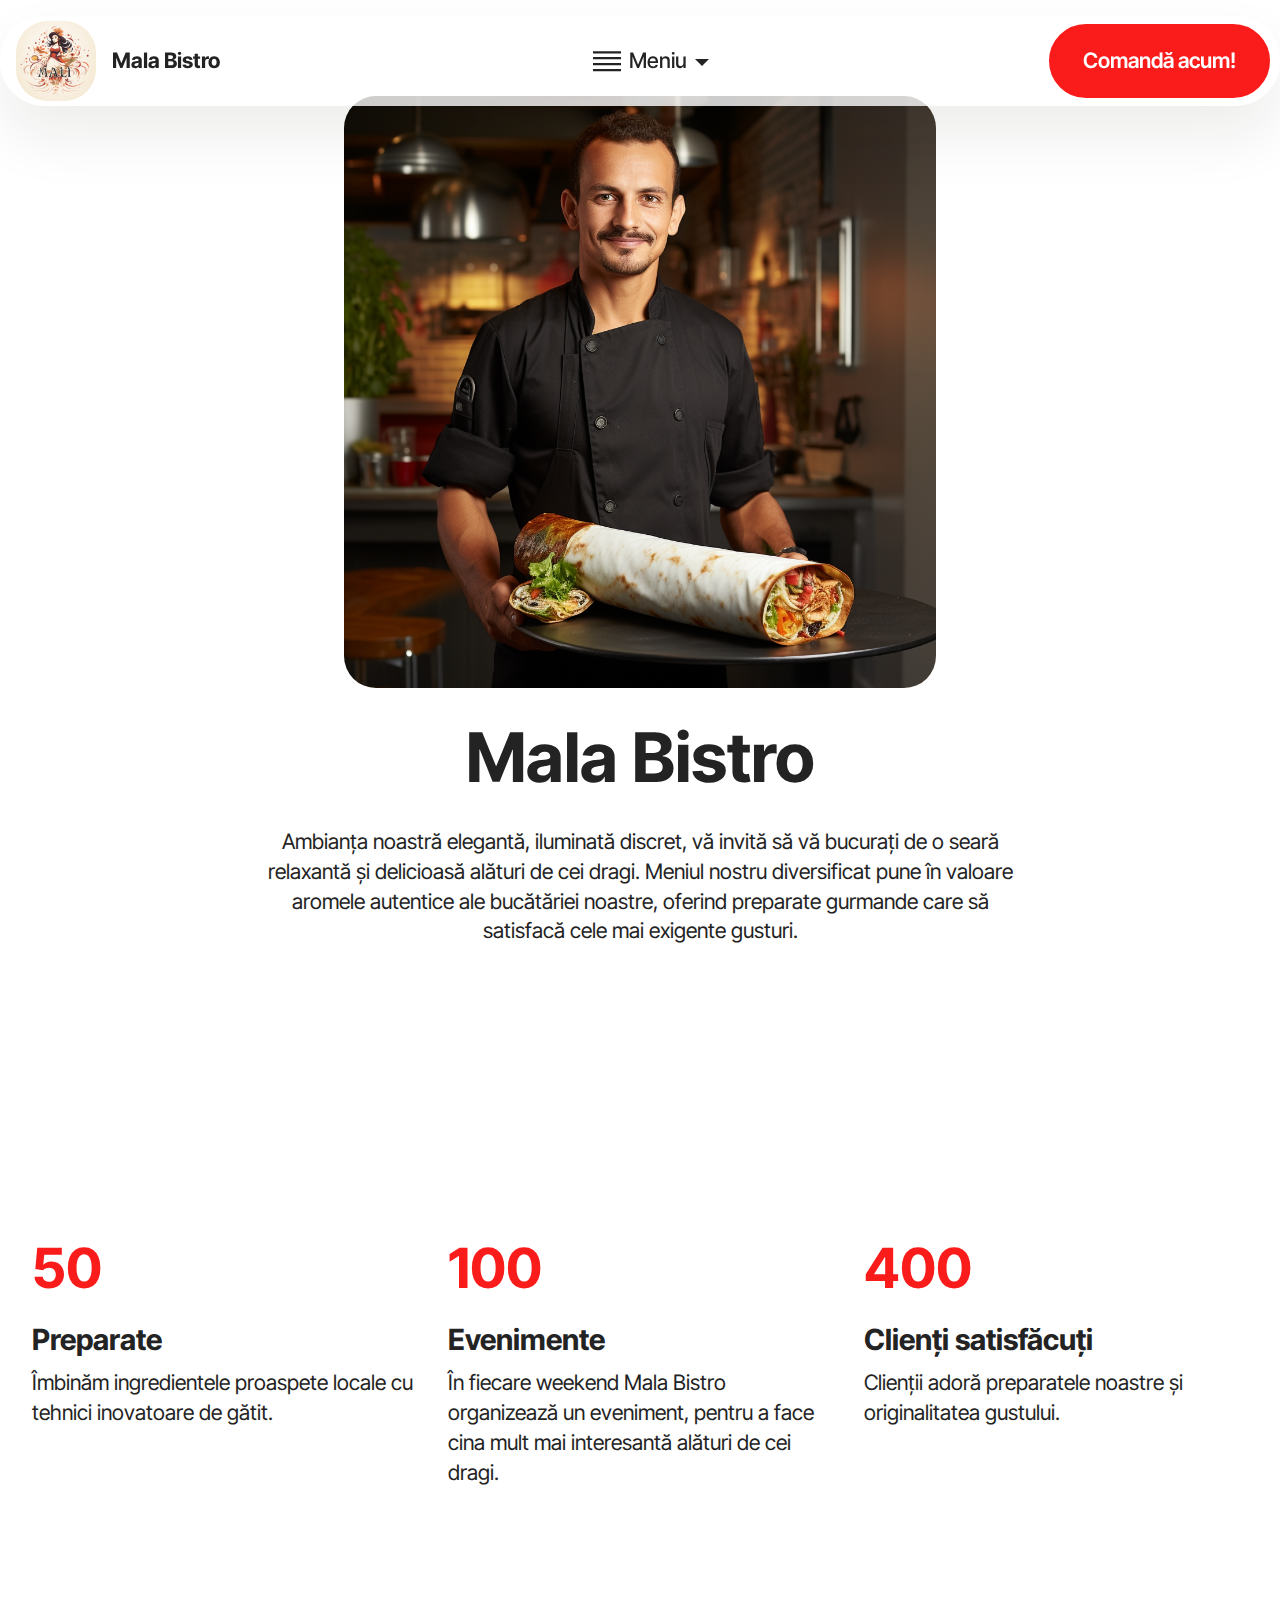
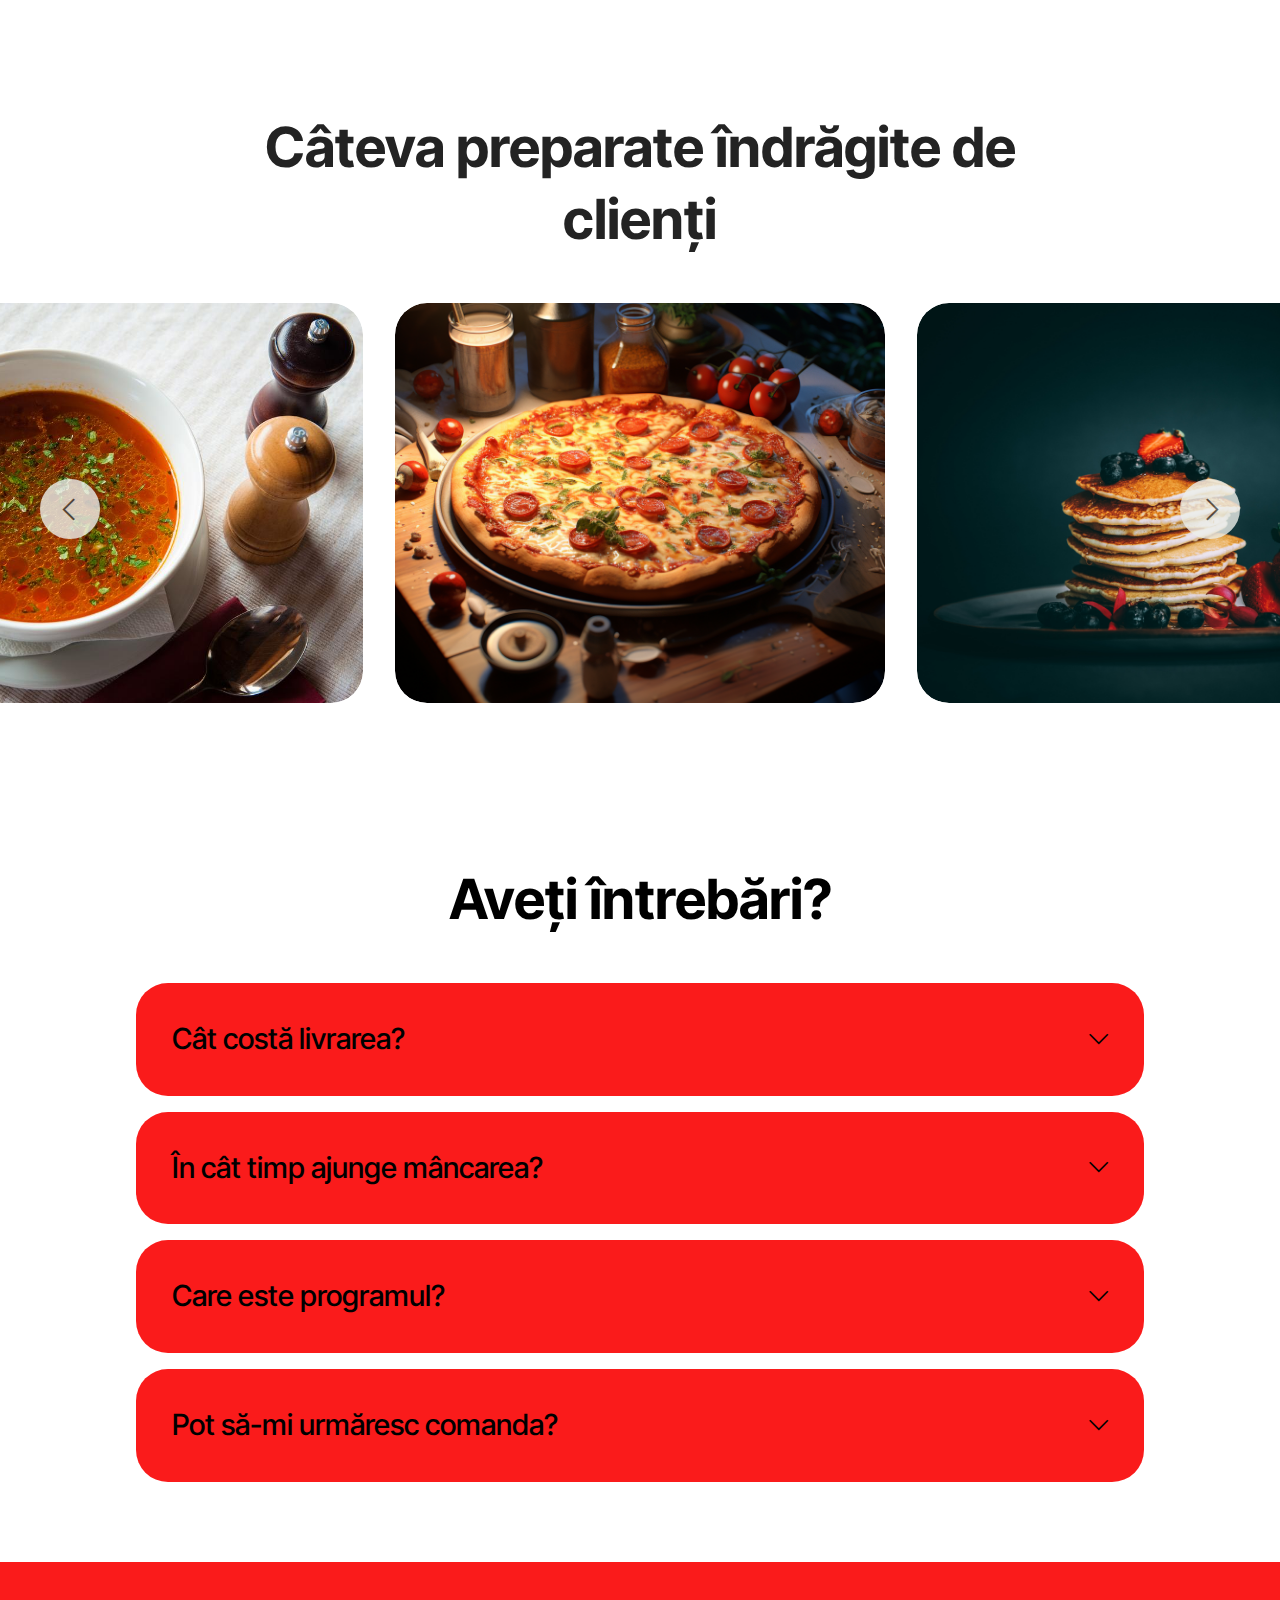
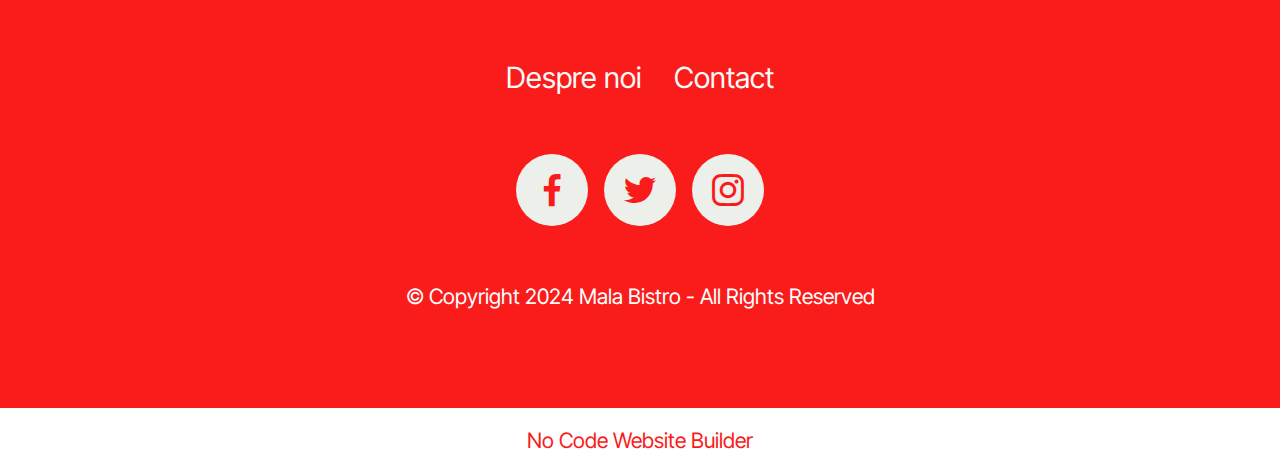
<file: index.html>
<!DOCTYPE html>
<html  >
<head>
  <!-- Site made with Mobirise Website Builder v5.9.13, https://mobirise.com -->
  <meta charset="UTF-8">
  <meta http-equiv="X-UA-Compatible" content="IE=edge">
  <meta name="generator" content="Mobirise v5.9.13, mobirise.com">
  <meta name="viewport" content="width=device-width, initial-scale=1, minimum-scale=1">
  <link rel="shortcut icon" href="assets/images/cartita-kretes-a-logo-for-a-restaurant-named-mala-bistro-8df489fb-07e3-4d7a-8e99-119a39b6e75f.png" type="image/x-icon">
  <meta name="description" content="">
  
  
  <title>Home</title>
  <link rel="stylesheet" href="assets/web/assets/mobirise-icons2/mobirise2.css">
  <link rel="stylesheet" href="assets/bootstrap/css/bootstrap.min.css">
  <link rel="stylesheet" href="assets/bootstrap/css/bootstrap-grid.min.css">
  <link rel="stylesheet" href="assets/bootstrap/css/bootstrap-reboot.min.css">
  <link rel="stylesheet" href="assets/dropdown/css/style.css">
  <link rel="stylesheet" href="assets/socicon/css/styles.css">
  <link rel="stylesheet" href="assets/theme/css/style.css">
  <link rel="preload" href="https://fonts.googleapis.com/css?family=Inter+Tight:100,200,300,400,500,600,700,800,900,100i,200i,300i,400i,500i,600i,700i,800i,900i&display=swap" as="style" onload="this.onload=null;this.rel='stylesheet'">
  <noscript><link rel="stylesheet" href="https://fonts.googleapis.com/css?family=Inter+Tight:100,200,300,400,500,600,700,800,900,100i,200i,300i,400i,500i,600i,700i,800i,900i&display=swap"></noscript>
  <link rel="preload" as="style" href="assets/mobirise/css/mbr-additional.css?v=L7XD88"><link rel="stylesheet" href="assets/mobirise/css/mbr-additional.css?v=L7XD88" type="text/css">

  
  
  
</head>
<body>
  
  <section data-bs-version="5.1" class="menu menu5 cid-u1IkbeXAHg" once="menu" id="menu05-6">
	

	<nav class="navbar navbar-dropdown navbar-fixed-top navbar-expand-lg">
		<div class="container">
			<div class="navbar-brand">
				<span class="navbar-logo">
					
						<a href="index.html"><img src="assets/images/cartita-kretes-a-logo-for-a-restaurant-named-mala-bistro-8df489fb-07e3-4d7a-8e99-119a39b6e75f.png" alt="Logo Mala Bistro" style="height: 5rem;"></a>
					
				</span>
				<span class="navbar-caption-wrap"><a class="navbar-caption text-black text-primary display-4" href="index.html">Mala Bistro<br></a></span>
			</div>
			<button class="navbar-toggler" type="button" data-toggle="collapse" data-bs-toggle="collapse" data-target="#navbarSupportedContent" data-bs-target="#navbarSupportedContent" aria-controls="navbarNavAltMarkup" aria-expanded="false" aria-label="Toggle navigation">
				<div class="hamburger">
					<span></span>
					<span></span>
					<span></span>
					<span></span>
				</div>
			</button>
			<div class="collapse navbar-collapse" id="navbarSupportedContent">
				<ul class="navbar-nav nav-dropdown" data-app-modern-menu="true"><li class="nav-item dropdown">
						<a class="nav-link link text-black dropdown-toggle show display-4" href="https://mobiri.se" data-toggle="dropdown-submenu" data-bs-toggle="dropdown" data-bs-auto-close="outside" aria-expanded="false"><span class="mobi-mbri mobi-mbri-align-justify mbr-iconfont mbr-iconfont-btn"></span>Meniu</a><div class="dropdown-menu show" aria-labelledby="dropdown-166" data-bs-popper="none"><a class="text-black show dropdown-item text-primary display-4" href="index.html">Acasă</a><a class="text-black dropdown-item text-primary display-4" href="page1.html">Contact</a><a class="text-black dropdown-item text-primary display-4" href="page2.html">Recenzii</a></div>
					</li></ul>
				<div class="navbar-buttons mbr-section-btn"><a class="btn btn-primary display-4" href="index.html">Comandă acum!</a></div>
			</div>
		</div>
	</nav>
</section>

<section data-bs-version="5.1" class="header12 cid-u1IfABX8Xs" id="header12-1">
  
  

  <div class="text-center container">
    <div class="row mb-4 justify-content-center">
      <div class="col-12 col-md-6">
        <img class="w-100" src="assets/images/cartita-kretes-a-very-good-looking-burrito-and-a-chef-39d4a9b5-6792-444e-8dcd-f2365500683b.png" alt="O imagine cu un bucătar și un burrito">
      </div>
    </div>
    <div class="row justify-content-center">
      <div class="col-md-12 content-head">
        <h1 class="mbr-section-title mbr-fonts-style mb-4 display-1"><strong>Mala Bistro</strong></h1>
        <p class="mbr-text mbr-fonts-style mb-4 display-7">Ambianța noastră elegantă, iluminată discret, vă invită să vă bucurați de o seară relaxantă și delicioasă alături de cei dragi. Meniul nostru diversificat pune în valoare aromele autentice ale bucătăriei noastre, oferind preparate gurmande care să satisfacă cele mai exigente gusturi.
<br>
<br></p>
        
      </div>
    </div>
  </div>
</section>

<section data-bs-version="5.1" class="counter1 counters cid-u1IqOtmITD" id="counter1-j">
	

	
	
	<div class="container">
		
		<div class="row content-row mt-4">
			<div class="item features-without-image col-12 col-md-6 col-lg-4 item-mb active">
				<div class="item-wrapper">
					<div class="title mb-3">
						<h3 class="count mbr-fonts-style display-2">
							50</h3>
					</div>
					<h4 class="card-title mbr-fonts-style display-5">
						<strong>Preparate</strong></h4>
					<p class="mbr-text card-text mbr-fonts-style mb-0 display-7">Îmbinăm ingredientele proaspete locale cu tehnici inovatoare de gătit.
					</p>
				</div>
			</div>
			<div class="item features-without-image col-12 col-md-6 col-lg-4 item-mb">
				<div class="item-wrapper">
					<div class="title mb-3">
						<h3 class="count mbr-fonts-style display-2">
							100</h3>
					</div>
					<h4 class="card-title mbr-fonts-style display-5">
						<strong>Evenimente</strong></h4>
					<p class="mbr-text card-text mbr-fonts-style mb-0 display-7">În fiecare weekend Mala Bistro organizează un eveniment, pentru a face cina mult mai interesantă alături de cei dragi.</p>
				</div>
			</div>
			<div class="item features-without-image col-12 col-md-6 col-lg-4 item-mb">
				<div class="item-wrapper">
					<div class="title mb-3">
						<h3 class="count mbr-fonts-style display-2">
							400</h3>
					</div>
					<h4 class="card-title mbr-fonts-style display-5">
						<strong>Clienți satisfăcuți</strong></h4>
					<p class="mbr-text card-text mbr-fonts-style mb-0 display-7">
						Clienții adoră preparatele noastre și originalitatea gustului.</p>
				</div>
			</div>


		</div>
	</div>
</section>

<section data-bs-version="5.1" class="slider4 mbr-embla cid-u1IuXUaexe" id="slider04-m">
    
    
    <div class="container-fluid">
        <div class="row mb-5 justify-content-center">
            <div class="col-12 content-head">
                <h3 class="mbr-section-title mbr-fonts-style align-center mb-0 display-2">
                    <strong>Câteva preparate îndrăgite de clienți</strong><strong><br></strong></h3>
                
            </div>
        </div>
        <div class="row">
            <div class="col-12">
                <div class="embla position-relative" data-skip-snaps="true" data-align="center" data-contain-scroll="trimSnaps" data-loop="true" data-auto-play="true" data-auto-play-interval="3" data-draggable="true">
                    <div class="embla__viewport">
                        <div class="embla__container">
                            
                            
                            
                            
                            <div class="embla__slide slider-image item active" style="margin-left: 1rem; margin-right: 1rem;">
                                <div class="slide-content">
                                    <div class="item-img">
                                        <div class="item-wrapper">
                                            <img src="assets/images/cartita-kretes-pizza-d058d6c1-67aa-4988-88c1-1745cf7fd409.png" alt="O pizza" title="" data-slide-to="0" data-bs-slide-to="0">
                                        </div>
                                    </div>
                                </div>
                            </div><div class="embla__slide slider-image item active" style="margin-left: 1rem; margin-right: 1rem;">
                                <div class="slide-content">
                                    <div class="item-img">
                                        <div class="item-wrapper">
                                            <img src="assets/images/fluffy.jpg" alt="Clătite" title="" data-slide-to="1" data-bs-slide-to="1">
                                        </div>
                                    </div>
                                </div>
                            </div><div class="embla__slide slider-image item active" style="margin-left: 1rem; margin-right: 1rem;">
                                <div class="slide-content">
                                    <div class="item-img">
                                        <div class="item-wrapper">
                                            <img src="assets/images/cartita-kretes-a-burrito-ab0781bc-ec12-4a06-881e-457940164019.png" alt="Un burrito" title="" data-slide-to="2" data-bs-slide-to="2">
                                        </div>
                                    </div>
                                </div>
                            </div><div class="embla__slide slider-image item active" style="margin-left: 1rem; margin-right: 1rem;">
                                <div class="slide-content">
                                    <div class="item-img">
                                        <div class="item-wrapper">
                                            <img src="assets/images/cartita-kretes-a-hamburger-e7775c86-f30d-4fac-9108-25b7dcee9b0c.png" alt="Un hamburger" title="" data-slide-to="3" data-bs-slide-to="3">
                                        </div>
                                    </div>
                                </div>
                            </div><div class="embla__slide slider-image item active" style="margin-left: 1rem; margin-right: 1rem;">
                                <div class="slide-content">
                                    <div class="item-img">
                                        <div class="item-wrapper">
                                            <img src="assets/images/soup.jpg" alt="O ciorbă" title="" data-slide-to="4" data-bs-slide-to="4">
                                        </div>
                                    </div>
                                </div>
                            </div>
                        </div>
                    </div>
                    <button class="embla__button embla__button--prev">
                        <span class="mobi-mbri mobi-mbri-arrow-prev" aria-hidden="true"></span>
                        <span class="sr-only visually-hidden visually-hidden">Previous</span>
                    </button>
                    <button class="embla__button embla__button--next">
                        <span class="mobi-mbri mobi-mbri-arrow-next" aria-hidden="true"></span>
                        <span class="sr-only visually-hidden visually-hidden">Next</span>
                    </button>
                </div>
            </div>
        </div>
    </div>
</section>

<section data-bs-version="5.1" class="list1 cid-u1IoEEnh18" id="list01-c">	
    
	
	<div class="container">
		<div class="row justify-content-center">
			<div class="col-12 col-md-12 col-lg-10 m-auto">
				<div class="content">
					<div class="row justify-content-center mb-5">
						<div class="col-12 content-head">
							<div class="mbr-section-head">
								<h4 class="mbr-section-title mbr-fonts-style align-center mb-0 display-2">
									<strong>Aveți întrebări?</strong>
								</h4>
								
							</div>
						</div>
					</div>
					<div id="bootstrap-accordion_8" class="panel-group accordionStyles accordion" role="tablist" aria-multiselectable="true">
						<div class="card">
							<div class="card-header" role="tab" id="headingOne">
								<a role="button" class="panel-title collapsed" data-toggle="collapse" data-bs-toggle="collapse" data-core="" href="#collapse1_8" aria-expanded="false" aria-controls="collapse1">
									<h6 class="panel-title-edit mbr-semibold mbr-fonts-style mb-0 display-5">
										Cât costă livrarea?
									</h6>
									<span class="sign mbr-iconfont mobi-mbri-arrow-down"></span>
								</a>
							</div>
							<div id="collapse1_8" class="panel-collapse noScroll collapse" role="tabpanel" aria-labelledby="headingOne" data-parent="#accordion" data-bs-parent="#bootstrap-accordion_8">
								<div class="panel-body">
									<p class="mbr-fonts-style panel-text display-7">
										Livrarea costă între 5 și 20 de lei, în funcție de distanța parcursă.</p>
								</div>
							</div>
						</div>
						<div class="card">
							<div class="card-header" role="tab" id="headingOne">
								<a role="button" class="panel-title collapsed" data-toggle="collapse" data-bs-toggle="collapse" data-core="" href="#collapse2_8" aria-expanded="false" aria-controls="collapse2">
									<h6 class="panel-title-edit mbr-semibold mbr-fonts-style mb-0 display-5">În cât timp ajunge mâncarea?
									</h6>
									<span class="sign mbr-iconfont mobi-mbri-arrow-down"></span>
								</a>
							</div>
							<div id="collapse2_8" class="panel-collapse noScroll collapse" role="tabpanel" aria-labelledby="headingOne" data-parent="#accordion" data-bs-parent="#bootstrap-accordion_8">
								<div class="panel-body">
									<p class="mbr-fonts-style panel-text display-7">
										Nici o comandă nu va depăși o oră după confirmare. Bucătarii noștri sunt mereu dispuși sa lucreze la viteze mari.</p>
								</div>
							</div>
						</div>
						<div class="card">
							<div class="card-header" role="tab" id="headingOne">
								<a role="button" class="panel-title collapsed" data-toggle="collapse" data-bs-toggle="collapse" data-core="" href="#collapse3_8" aria-expanded="false" aria-controls="collapse3">
									<h6 class="panel-title-edit mbr-semibold mbr-fonts-style mb-0 display-5">Care este programul?
									</h6>
									<span class="sign mbr-iconfont mobi-mbri-arrow-down"></span>
								</a>
							</div>
							<div id="collapse3_8" class="panel-collapse noScroll collapse" role="tabpanel" aria-labelledby="headingOne" data-parent="#accordion" data-bs-parent="#bootstrap-accordion_8">
								<div class="panel-body">
									<p class="mbr-fonts-style panel-text display-7">De luni până sâmbătă între orele 7:00 și 22:00.</p>
								</div>
							</div>
						</div>
						<div class="card">
							<div class="card-header" role="tab" id="headingOne">
								<a role="button" class="panel-title collapsed" data-toggle="collapse" data-bs-toggle="collapse" data-core="" href="#collapse4_8" aria-expanded="false" aria-controls="collapse4">
									<h6 class="panel-title-edit mbr-semibold mbr-fonts-style mb-0 display-5">Pot să-mi urmăresc comanda?
									</h6>
									<span class="sign mbr-iconfont mobi-mbri-arrow-down"></span>
								</a>
							</div>
							<div id="collapse4_8" class="panel-collapse noScroll collapse" role="tabpanel" aria-labelledby="headingOne" data-parent="#accordion" data-bs-parent="#bootstrap-accordion_8">
								<div class="panel-body">
									<p class="mbr-fonts-style panel-text display-7">Cu aplicația Mala Bistro vei avea o grămadă de beneficii, dintre acestea regăsindu-se și urmărirea comenzii în timp real.</p>
								</div>
							</div>
						</div>
						
						
					</div>
				</div>
			</div>
		</div>
	</div>
</section>

<section data-bs-version="5.1" class="footer3 cid-u1InBAfgH4" once="footers" id="footer03-b">

        

    

    <div class="container">
        <div class="row">
            <div class="row-links">
                <ul class="header-menu">
                  
                  
                  
                  
                <li class="header-menu-item mbr-fonts-style display-5"></li><li class="header-menu-item mbr-fonts-style display-5"><a href="index.html" class="text-white">Despre noi</a></li><li class="header-menu-item mbr-fonts-style display-5"><a href="page1.html" class="text-white">Contact</a></li><li class="header-menu-item mbr-fonts-style display-5"></li></ul>
              </div>

            <div class="col-12 mt-4">
                <div class="social-row">
                    <div class="soc-item">
                        <a href="https://www.facebook.com/" target="_blank">
                            <span class="mbr-iconfont display-7 socicon-facebook socicon"></span>
                        </a>
                    </div>
                    <div class="soc-item">
                        <a href="https://twitter.com/" target="_blank">
                            <span class="mbr-iconfont socicon-twitter socicon"></span>
                        </a>
                    </div>
                    <div class="soc-item">
                        <a href="https://www.instagram.com" target="_blank">
                            <span class="mbr-iconfont socicon-instagram socicon"></span>
                        </a>
                    </div>
                    
                    
                </div>
            </div>
            <div class="col-12 mt-5">
                <p class="mbr-fonts-style copyright display-7">
                    © Copyright 2024 Mala Bistro - All Rights Reserved
                </p>
            </div>
        </div>
    </div>
</section><section class="display-7" style="padding: 0;align-items: center;justify-content: center;flex-wrap: wrap;    align-content: center;display: flex;position: relative;height: 4rem;"><a href="https://mobiri.se/3133264" style="flex: 1 1;height: 4rem;position: absolute;width: 100%;z-index: 1;"><img alt="" style="height: 4rem;" src="[data-uri]"></a><p style="margin: 0;text-align: center;" class="display-7">&#8204;</p><a style="z-index:1" href="https://mobirise.com/builder/no-code-website-builder.html">No Code Website Builder</a></section><script src="assets/bootstrap/js/bootstrap.bundle.min.js"></script>  <script src="assets/smoothscroll/smooth-scroll.js"></script>  <script src="assets/ytplayer/index.js"></script>  <script src="assets/dropdown/js/navbar-dropdown.js"></script>  <script src="assets/viewportchecker/viewportchecker.js"></script>  <script src="assets/embla/embla.min.js"></script>  <script src="assets/embla/script.js"></script>  <script src="assets/mbr-switch-arrow/mbr-switch-arrow.js"></script>  <script src="assets/theme/js/script.js"></script>  
  
  
</body>
</html>
</file>
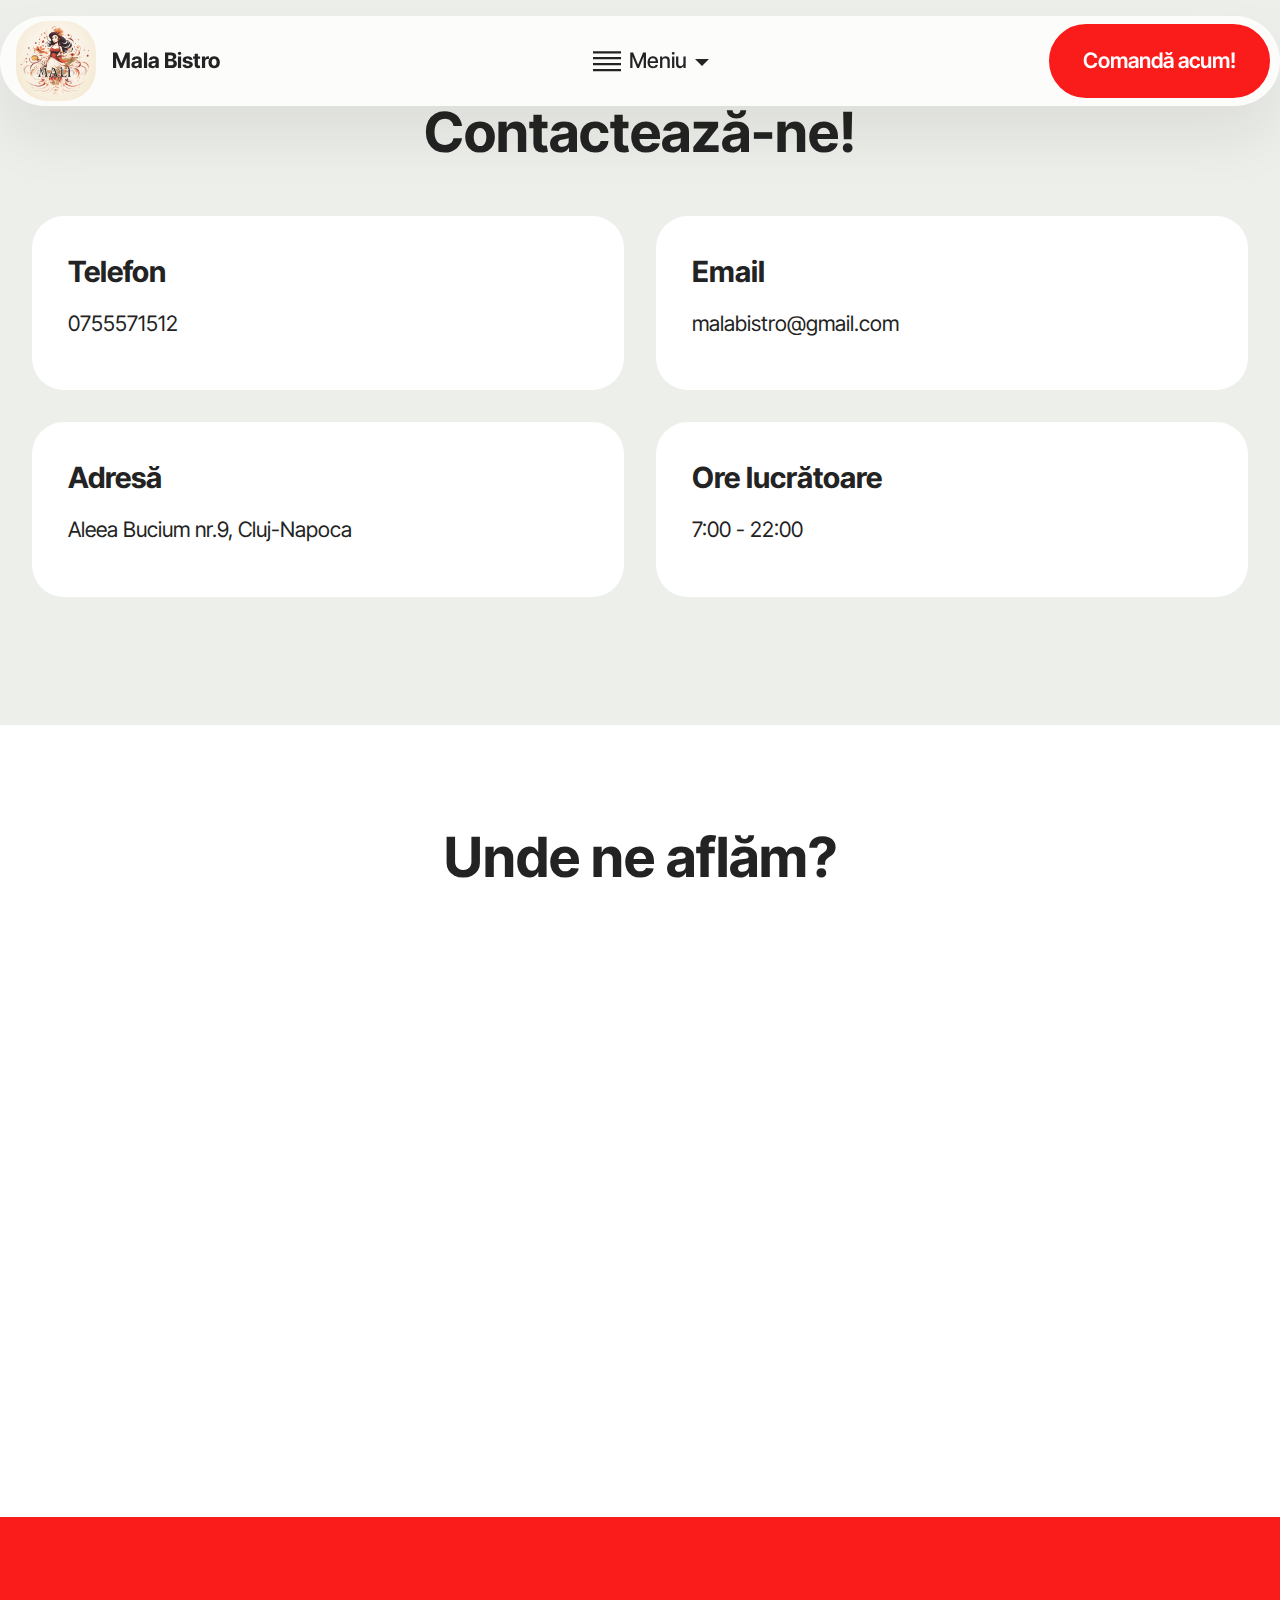
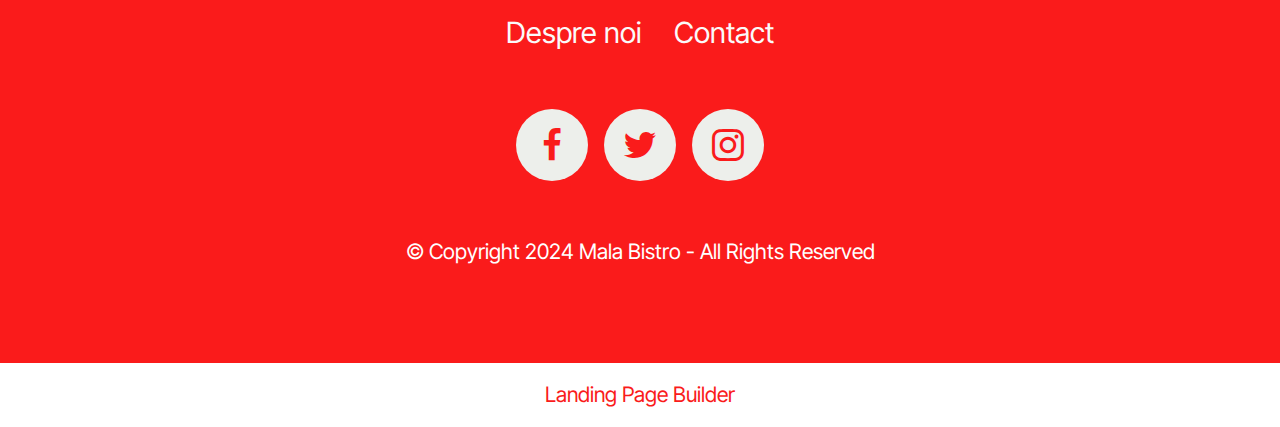
<file: page1.html>
<!DOCTYPE html>
<html  >
<head>
  <!-- Site made with Mobirise Website Builder v5.9.13, https://mobirise.com -->
  <meta charset="UTF-8">
  <meta http-equiv="X-UA-Compatible" content="IE=edge">
  <meta name="generator" content="Mobirise v5.9.13, mobirise.com">
  <meta name="viewport" content="width=device-width, initial-scale=1, minimum-scale=1">
  <link rel="shortcut icon" href="assets/images/cartita-kretes-a-logo-for-a-restaurant-named-mala-bistro-8df489fb-07e3-4d7a-8e99-119a39b6e75f.png" type="image/x-icon">
  <meta name="description" content="">
  
  
  <title>Contact</title>
  <link rel="stylesheet" href="assets/web/assets/mobirise-icons2/mobirise2.css">
  <link rel="stylesheet" href="assets/bootstrap/css/bootstrap.min.css">
  <link rel="stylesheet" href="assets/bootstrap/css/bootstrap-grid.min.css">
  <link rel="stylesheet" href="assets/bootstrap/css/bootstrap-reboot.min.css">
  <link rel="stylesheet" href="assets/dropdown/css/style.css">
  <link rel="stylesheet" href="assets/socicon/css/styles.css">
  <link rel="stylesheet" href="assets/theme/css/style.css">
  <link rel="preload" href="https://fonts.googleapis.com/css?family=Inter+Tight:100,200,300,400,500,600,700,800,900,100i,200i,300i,400i,500i,600i,700i,800i,900i&display=swap" as="style" onload="this.onload=null;this.rel='stylesheet'">
  <noscript><link rel="stylesheet" href="https://fonts.googleapis.com/css?family=Inter+Tight:100,200,300,400,500,600,700,800,900,100i,200i,300i,400i,500i,600i,700i,800i,900i&display=swap"></noscript>
  <link rel="preload" as="style" href="assets/mobirise/css/mbr-additional.css?v=2WbjdP"><link rel="stylesheet" href="assets/mobirise/css/mbr-additional.css?v=2WbjdP" type="text/css">

  
  
  
</head>
<body>
  
  <section data-bs-version="5.1" class="menu menu5 cid-u1IkbeXAHg" once="menu" id="menu05-7">
	

	<nav class="navbar navbar-dropdown navbar-fixed-top navbar-expand-lg">
		<div class="container">
			<div class="navbar-brand">
				<span class="navbar-logo">
					
						<a href="index.html"><img src="assets/images/cartita-kretes-a-logo-for-a-restaurant-named-mala-bistro-8df489fb-07e3-4d7a-8e99-119a39b6e75f.png" alt="Logo Mala Bistro" style="height: 5rem;"></a>
					
				</span>
				<span class="navbar-caption-wrap"><a class="navbar-caption text-black text-primary display-4" href="index.html">Mala Bistro<br></a></span>
			</div>
			<button class="navbar-toggler" type="button" data-toggle="collapse" data-bs-toggle="collapse" data-target="#navbarSupportedContent" data-bs-target="#navbarSupportedContent" aria-controls="navbarNavAltMarkup" aria-expanded="false" aria-label="Toggle navigation">
				<div class="hamburger">
					<span></span>
					<span></span>
					<span></span>
					<span></span>
				</div>
			</button>
			<div class="collapse navbar-collapse" id="navbarSupportedContent">
				<ul class="navbar-nav nav-dropdown" data-app-modern-menu="true"><li class="nav-item dropdown">
						<a class="nav-link link text-black dropdown-toggle show display-4" href="https://mobiri.se" data-toggle="dropdown-submenu" data-bs-toggle="dropdown" data-bs-auto-close="outside" aria-expanded="false"><span class="mobi-mbri mobi-mbri-align-justify mbr-iconfont mbr-iconfont-btn"></span>Meniu</a><div class="dropdown-menu show" aria-labelledby="dropdown-166" data-bs-popper="none"><a class="text-black show dropdown-item text-primary display-4" href="index.html">Acasă</a><a class="text-black dropdown-item text-primary display-4" href="page1.html">Contact</a><a class="text-black dropdown-item text-primary display-4" href="page2.html">Recenzii</a></div>
					</li></ul>
				<div class="navbar-buttons mbr-section-btn"><a class="btn btn-primary display-4" href="index.html">Comandă acum!</a></div>
			</div>
		</div>
	</nav>
</section>

<section data-bs-version="5.1" class="contacts01 cid-u1Iq8huHi4" id="contacts01-g">
    

    
    
    <div class="container">
        <div class="row justify-content-center">
            <div class="col-12 content-head">
                <div class="mbr-section-head mb-5">
                    <h3 class="mbr-section-title mbr-fonts-style align-center mb-0 display-2">
                        <strong>Contactează-ne!</strong></h3>
                    
                </div>
            </div>
        </div>
        <div class="row">
            <div class="item features-without-image col-12 col-md-6 active">
                <div class="item-wrapper">
                    <div class="text-wrapper">
                        <h6 class="card-title mbr-fonts-style mb-3 display-5">
                            <strong>Telefon</strong></h6>
                        <p class="mbr-text mbr-fonts-style display-7">0755571512</p>
                    </div>
                </div>
            </div>
            <div class="item features-without-image col-12 col-md-6">
                <div class="item-wrapper">
                    <div class="text-wrapper">
                        <h6 class="card-title mbr-fonts-style mb-3 display-5">
                            <strong>Email</strong>
                        </h6>
                        <p class="mbr-text mbr-fonts-style display-7">malabistro@gmail.com</p>
                    </div>
                </div>
            </div>
            <div class="item features-without-image col-12 col-md-6">
                <div class="item-wrapper">
                    <div class="text-wrapper">
                        <h6 class="card-title mbr-fonts-style mb-3 display-5">
                            <strong>Adresă</strong></h6>
                        <p class="mbr-text mbr-fonts-style display-7">
                            Aleea Bucium nr.9, Cluj-Napoca</p>
                    </div>
                </div>
            </div>
            <div class="item features-without-image col-12 col-md-6">
                <div class="item-wrapper">
                    <div class="text-wrapper">
                        <h6 class="card-title mbr-fonts-style mb-3 display-5">
                            <strong>Ore lucrătoare</strong></h6>
                        <p class="mbr-text mbr-fonts-style display-7">7:00 - 22:00
                        </p>
                    </div>
                </div>
            </div>
        </div>
    </div>
</section>

<section data-bs-version="5.1" class="map1 cid-u1Iq9PaSVU" id="map01-h">
	
	
	
	<div class="container">
		<div class="row justify-content-center">
			<div class="col-12 content-head">
				<div class="mbr-section-head mb-5">
					<h3 class="mbr-section-title mbr-fonts-style align-center mb-0 display-2">
						<strong>Unde ne aflăm?</strong></h3>
					
				</div>
			</div>
		</div>
		<div class="google-map"><iframe frameborder="0" style="border:0" src="https://www.google.com/maps/embed?pb=!1m18!1m12!1m3!1d2733.5088702388985!2d23.540343976685133!3d46.75486524640453!2m3!1f0!2f0!3f0!3m2!1i1024!2i768!4f13.1!3m3!1m2!1s0x47490e424e3e9ba5%3A0xd1af65daa3169ec0!2sStrada%20Bucium%209%2C%20Cluj-Napoca%20400535!5e0!3m2!1sro!2sro!4v1705592483338!5m2!1sro!2sro" allowfullscreen=""></iframe></div>
	</div>
</section>

<section data-bs-version="5.1" class="footer3 cid-u1InBAfgH4" once="footers" id="footer03-b">

        

    

    <div class="container">
        <div class="row">
            <div class="row-links">
                <ul class="header-menu">
                  
                  
                  
                  
                <li class="header-menu-item mbr-fonts-style display-5"></li><li class="header-menu-item mbr-fonts-style display-5"><a href="index.html" class="text-white">Despre noi</a></li><li class="header-menu-item mbr-fonts-style display-5"><a href="page1.html" class="text-white">Contact</a></li><li class="header-menu-item mbr-fonts-style display-5"></li></ul>
              </div>

            <div class="col-12 mt-4">
                <div class="social-row">
                    <div class="soc-item">
                        <a href="https://www.facebook.com/" target="_blank">
                            <span class="mbr-iconfont display-7 socicon-facebook socicon"></span>
                        </a>
                    </div>
                    <div class="soc-item">
                        <a href="https://twitter.com/" target="_blank">
                            <span class="mbr-iconfont socicon-twitter socicon"></span>
                        </a>
                    </div>
                    <div class="soc-item">
                        <a href="https://www.instagram.com" target="_blank">
                            <span class="mbr-iconfont socicon-instagram socicon"></span>
                        </a>
                    </div>
                    
                    
                </div>
            </div>
            <div class="col-12 mt-5">
                <p class="mbr-fonts-style copyright display-7">
                    © Copyright 2024 Mala Bistro - All Rights Reserved
                </p>
            </div>
        </div>
    </div>
</section><section class="display-7" style="padding: 0;align-items: center;justify-content: center;flex-wrap: wrap;    align-content: center;display: flex;position: relative;height: 4rem;"><a href="https://mobiri.se/3133264" style="flex: 1 1;height: 4rem;position: absolute;width: 100%;z-index: 1;"><img alt="" style="height: 4rem;" src="[data-uri]"></a><p style="margin: 0;text-align: center;" class="display-7">&#8204;</p><a style="z-index:1" href="https://mobirise.com/builder/landing-page-builder.html">Landing Page Builder</a></section><script src="assets/bootstrap/js/bootstrap.bundle.min.js"></script>  <script src="assets/smoothscroll/smooth-scroll.js"></script>  <script src="assets/ytplayer/index.js"></script>  <script src="assets/dropdown/js/navbar-dropdown.js"></script>  <script src="assets/theme/js/script.js"></script>  
  
  
</body>
</html>
</file>
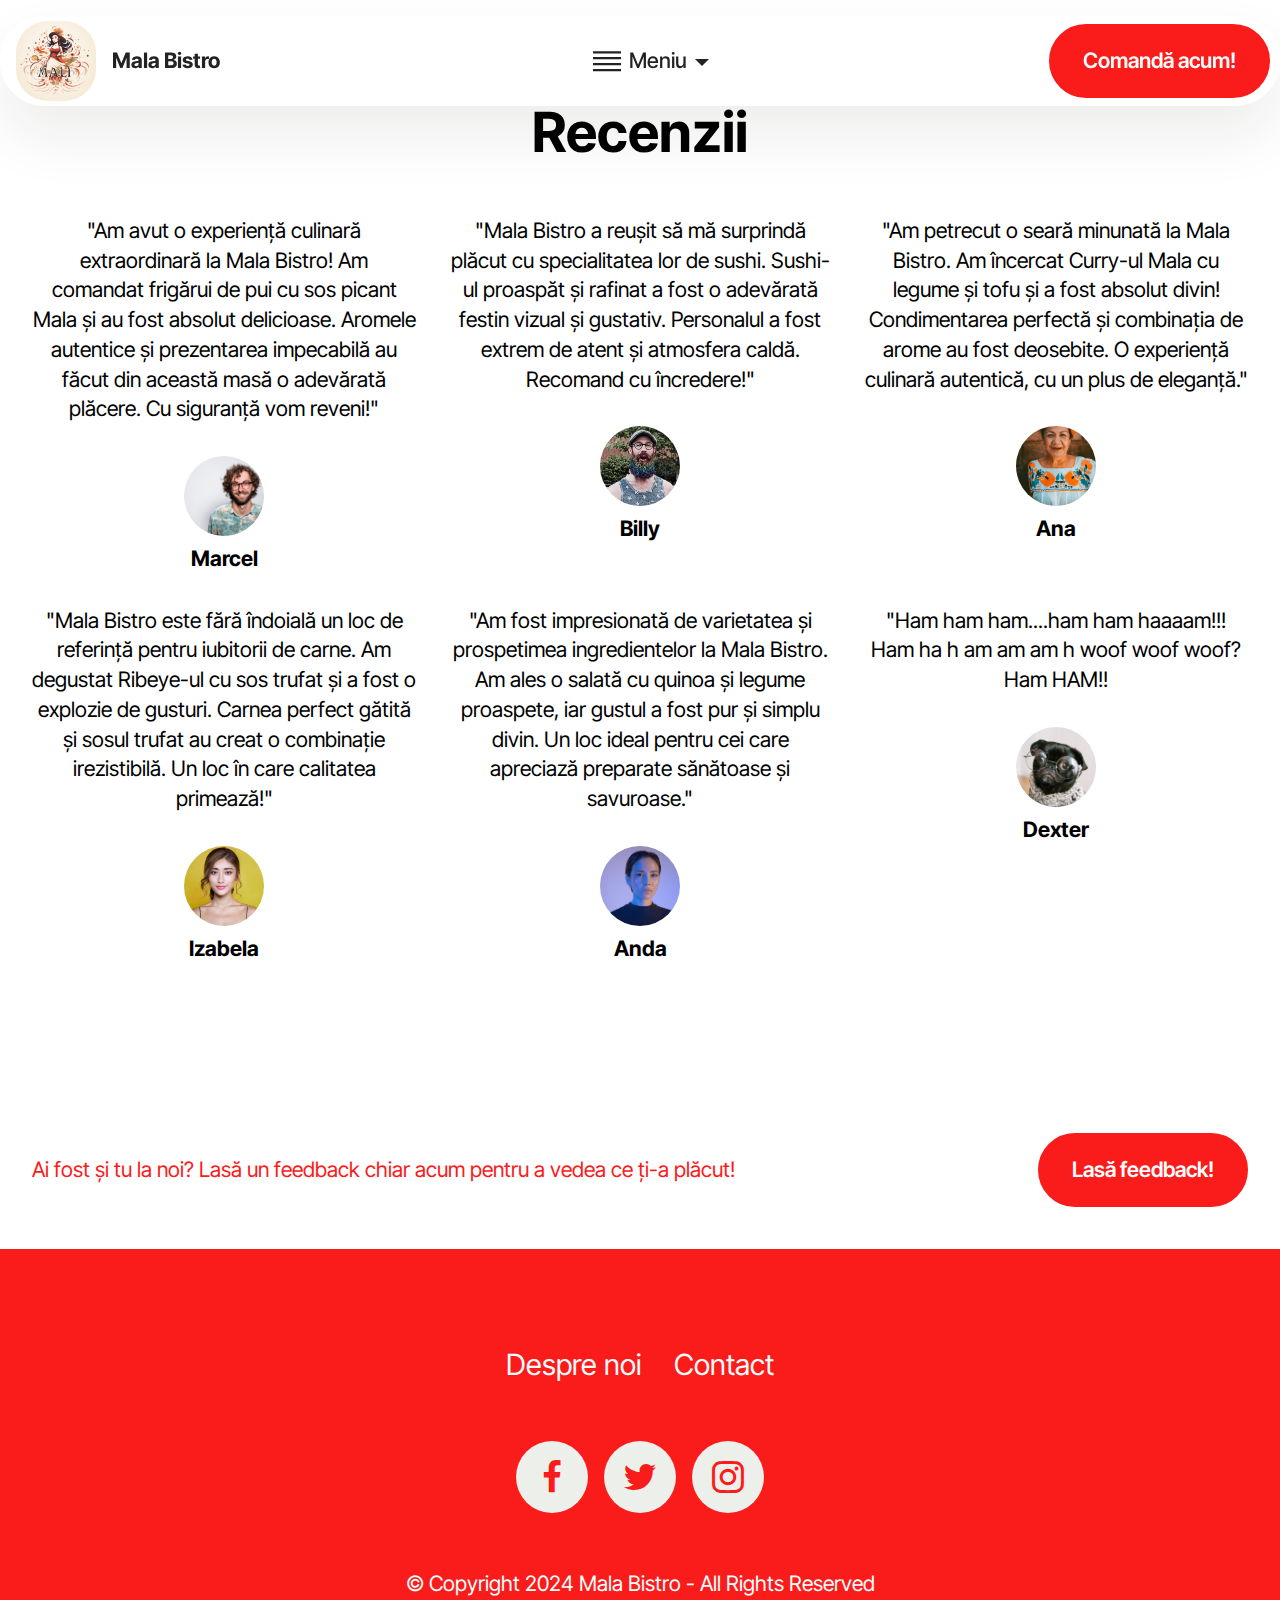
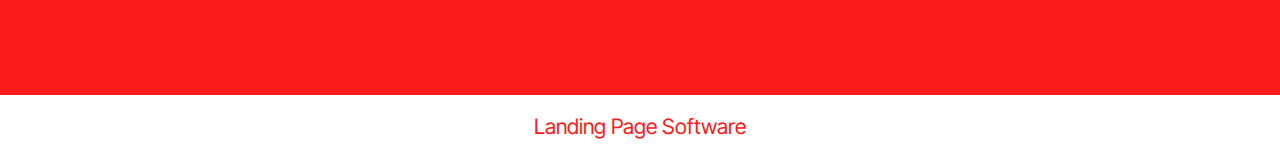
<file: page2.html>
<!DOCTYPE html>
<html  >
<head>
  <!-- Site made with Mobirise Website Builder v5.9.13, https://mobirise.com -->
  <meta charset="UTF-8">
  <meta http-equiv="X-UA-Compatible" content="IE=edge">
  <meta name="generator" content="Mobirise v5.9.13, mobirise.com">
  <meta name="viewport" content="width=device-width, initial-scale=1, minimum-scale=1">
  <link rel="shortcut icon" href="assets/images/cartita-kretes-a-logo-for-a-restaurant-named-mala-bistro-8df489fb-07e3-4d7a-8e99-119a39b6e75f.png" type="image/x-icon">
  <meta name="description" content="">
  
  
  <title>Recenzii</title>
  <link rel="stylesheet" href="assets/web/assets/mobirise-icons2/mobirise2.css">
  <link rel="stylesheet" href="assets/bootstrap/css/bootstrap.min.css">
  <link rel="stylesheet" href="assets/bootstrap/css/bootstrap-grid.min.css">
  <link rel="stylesheet" href="assets/bootstrap/css/bootstrap-reboot.min.css">
  <link rel="stylesheet" href="assets/dropdown/css/style.css">
  <link rel="stylesheet" href="assets/socicon/css/styles.css">
  <link rel="stylesheet" href="assets/theme/css/style.css">
  <link rel="preload" href="https://fonts.googleapis.com/css?family=Inter+Tight:100,200,300,400,500,600,700,800,900,100i,200i,300i,400i,500i,600i,700i,800i,900i&display=swap" as="style" onload="this.onload=null;this.rel='stylesheet'">
  <noscript><link rel="stylesheet" href="https://fonts.googleapis.com/css?family=Inter+Tight:100,200,300,400,500,600,700,800,900,100i,200i,300i,400i,500i,600i,700i,800i,900i&display=swap"></noscript>
  <link rel="preload" as="style" href="assets/mobirise/css/mbr-additional.css?v=k4SJ5u"><link rel="stylesheet" href="assets/mobirise/css/mbr-additional.css?v=k4SJ5u" type="text/css">

  
  
  
</head>
<body>
  
  <section data-bs-version="5.1" class="menu menu5 cid-u1IkbeXAHg" once="menu" id="menu05-8">
	

	<nav class="navbar navbar-dropdown navbar-fixed-top navbar-expand-lg">
		<div class="container">
			<div class="navbar-brand">
				<span class="navbar-logo">
					
						<a href="index.html"><img src="assets/images/cartita-kretes-a-logo-for-a-restaurant-named-mala-bistro-8df489fb-07e3-4d7a-8e99-119a39b6e75f.png" alt="Logo Mala Bistro" style="height: 5rem;"></a>
					
				</span>
				<span class="navbar-caption-wrap"><a class="navbar-caption text-black text-primary display-4" href="index.html">Mala Bistro<br></a></span>
			</div>
			<button class="navbar-toggler" type="button" data-toggle="collapse" data-bs-toggle="collapse" data-target="#navbarSupportedContent" data-bs-target="#navbarSupportedContent" aria-controls="navbarNavAltMarkup" aria-expanded="false" aria-label="Toggle navigation">
				<div class="hamburger">
					<span></span>
					<span></span>
					<span></span>
					<span></span>
				</div>
			</button>
			<div class="collapse navbar-collapse" id="navbarSupportedContent">
				<ul class="navbar-nav nav-dropdown" data-app-modern-menu="true"><li class="nav-item dropdown">
						<a class="nav-link link text-black dropdown-toggle show display-4" href="https://mobiri.se" data-toggle="dropdown-submenu" data-bs-toggle="dropdown" data-bs-auto-close="outside" aria-expanded="false"><span class="mobi-mbri mobi-mbri-align-justify mbr-iconfont mbr-iconfont-btn"></span>Meniu</a><div class="dropdown-menu show" aria-labelledby="dropdown-166" data-bs-popper="none"><a class="text-black show dropdown-item text-primary display-4" href="index.html">Acasă</a><a class="text-black dropdown-item text-primary display-4" href="page1.html">Contact</a><a class="text-black dropdown-item text-primary display-4" href="page2.html">Recenzii</a></div>
					</li></ul>
				<div class="navbar-buttons mbr-section-btn"><a class="btn btn-primary display-4" href="index.html">Comandă acum!</a></div>
			</div>
		</div>
	</nav>
</section>

<section data-bs-version="5.1" class="people05 cid-u1Ip9X8KCE" id="people05-d">
	

	
	
	<div class="container">
		<div class="row mb-5 justify-content-center">
			<div class="col-12 mb-0 content-head">
				<h3 class="mbr-section-title mbr-fonts-style align-center mb-0 display-2">
					<strong>Recenzii</strong></h3>
				
			</div>
		</div>
		<div class="row">
			<div class="item features-without-image col-12 col-md-6 col-lg-4 active">
				<div class="item-wrapper">
					<div class="card-box align-left">
						<p class="card-text mbr-fonts-style display-7">
							"Am avut o experiență culinară extraordinară la Mala Bistro! Am comandat frigărui de pui cu sos picant Mala și au fost absolut delicioase. Aromele autentice și prezentarea impecabilă au făcut din această masă o adevărată plăcere. Cu siguranță vom reveni!"
						</p>
						<div class="img-wrapper mt-4 mb-2">
							<img src="assets/images/m-3.jpg" alt="O poză cu Marcel" data-slide-to="0" data-bs-slide-to="0">
						</div>
						<h5 class="card-title mbr-fonts-style display-7">
							<strong>Marcel</strong></h5>
					</div>
				</div>
			</div>
			<div class="item features-without-image col-12 col-md-6 col-lg-4">
				<div class="item-wrapper">
					<div class="card-box align-left">
						<p class="card-text mbr-fonts-style display-7">
							"Mala Bistro a reușit să mă surprindă plăcut cu specialitatea lor de sushi. Sushi-ul proaspăt și rafinat a fost o adevărată festin vizual și gustativ. Personalul a fost extrem de atent și atmosfera caldă. Recomand cu încredere!"
						</p>
						<div class="img-wrapper mt-4 mb-2">
							<img src="assets/images/m-32.jpg" data-slide-to="1" data-bs-slide-to="1" alt="O poză cu Billy">
						</div>
						<h5 class="card-title mbr-fonts-style display-7">
							<strong>Billy</strong></h5>
					</div>
				</div>
			</div>
			<div class="item features-without-image col-12 col-md-6 col-lg-4">
				<div class="item-wrapper">
					<div class="card-box align-left">
						<p class="card-text mbr-fonts-style display-7">
							"Am petrecut o seară minunată la Mala Bistro. Am încercat Curry-ul Mala cu legume și tofu și a fost absolut divin! Condimentarea perfectă și combinația de arome au fost deosebite. O experiență culinară autentică, cu un plus de eleganță."
						</p>
						<div class="img-wrapper mt-4 mb-2">
							<img src="assets/images/w-1.jpg" data-slide-to="2" data-bs-slide-to="2" alt="O poză cu Ana">
						</div>
						<h5 class="card-title mbr-fonts-style display-7">
							<strong>Ana</strong></h5>
					</div>
				</div>
			</div>
			<div class="item features-without-image col-12 col-md-6 col-lg-4">
				<div class="item-wrapper">
					<div class="card-box align-left">
						<p class="card-text mbr-fonts-style display-7">
							"Mala Bistro este fără îndoială un loc de referință pentru iubitorii de carne. Am degustat Ribeye-ul cu sos trufat și a fost o explozie de gusturi. Carnea perfect gătită și sosul trufat au creat o combinație irezistibilă. Un loc în care calitatea primează!"
						</p>
						<div class="img-wrapper mt-4 mb-2">
							<img src="assets/images/w-18.jpg" data-slide-to="4" data-bs-slide-to="4" alt="O poză cu Izabela">
						</div>
						<h5 class="card-title mbr-fonts-style display-7">
							<strong>Izabela</strong></h5>
					</div>
				</div>
			</div>
			<div class="item features-without-image col-12 col-md-6 col-lg-4">
				<div class="item-wrapper">
					<div class="card-box align-left">
						<p class="card-text mbr-fonts-style display-7">
							"Am fost impresionată de varietatea și prospetimea ingredientelor la Mala Bistro. Am ales o salată cu quinoa și legume proaspete, iar gustul a fost pur și simplu divin. Un loc ideal pentru cei care apreciază preparate sănătoase și savuroase."
						</p>
						<div class="img-wrapper mt-4 mb-2">
							<img src="assets/images/w-36.jpg" data-slide-to="4" data-bs-slide-to="4" alt="O poză cu Anda">
						</div>
						<h5 class="card-title mbr-fonts-style display-7">
							<strong>Anda</strong></h5>
					</div>
				</div>
			</div><div class="item features-without-image col-12 col-md-6 col-lg-4">
				<div class="item-wrapper">
					<div class="card-box align-left">
						<p class="card-text mbr-fonts-style display-7">
							"Ham ham ham....ham ham haaaam!!! Ham ha h am am am h woof woof woof? Ham HAM!!</p>
						<div class="img-wrapper mt-4 mb-2">
							<img src="assets/images/doggo-14.jpg" data-slide-to="5" data-bs-slide-to="5" alt="O poză cu un pug">
						</div>
						<h5 class="card-title mbr-fonts-style display-7">
							<strong>Dexter</strong></h5>
					</div>
				</div>
			</div>
			
		</div>
	</div>
</section>

<section data-bs-version="5.1" class="features035 cid-u1IpPoABaB" id="features035-f">
	

	
	
	<div class="container">
		<div class="row">
			<div class="col-12 col-lg-9 active">
				<div class="item-wrapper">
					<div class="card-box">
						<h4 class="card-text mbr-fonts-style display-7">Ai fost și tu la noi? Lasă un feedback chiar acum pentru a vedea ce ți-a plăcut!<br></h4>
					</div>
				</div>
			</div>
			<div class="col-12 col-lg-3 active">
				<div class="mbr-section-btn"><a class="btn btn-primary display-7" href="https://mobiri.se">Lasă feedback!</a></div>
			</div>
		</div>
	</div>
</section>

<section data-bs-version="5.1" class="footer3 cid-u1InBAfgH4" once="footers" id="footer03-b">

        

    

    <div class="container">
        <div class="row">
            <div class="row-links">
                <ul class="header-menu">
                  
                  
                  
                  
                <li class="header-menu-item mbr-fonts-style display-5"></li><li class="header-menu-item mbr-fonts-style display-5"><a href="index.html" class="text-white">Despre noi</a></li><li class="header-menu-item mbr-fonts-style display-5"><a href="page1.html" class="text-white">Contact</a></li><li class="header-menu-item mbr-fonts-style display-5"></li></ul>
              </div>

            <div class="col-12 mt-4">
                <div class="social-row">
                    <div class="soc-item">
                        <a href="https://www.facebook.com/" target="_blank">
                            <span class="mbr-iconfont display-7 socicon-facebook socicon"></span>
                        </a>
                    </div>
                    <div class="soc-item">
                        <a href="https://twitter.com/" target="_blank">
                            <span class="mbr-iconfont socicon-twitter socicon"></span>
                        </a>
                    </div>
                    <div class="soc-item">
                        <a href="https://www.instagram.com" target="_blank">
                            <span class="mbr-iconfont socicon-instagram socicon"></span>
                        </a>
                    </div>
                    
                    
                </div>
            </div>
            <div class="col-12 mt-5">
                <p class="mbr-fonts-style copyright display-7">
                    © Copyright 2024 Mala Bistro - All Rights Reserved
                </p>
            </div>
        </div>
    </div>
</section><section class="display-7" style="padding: 0;align-items: center;justify-content: center;flex-wrap: wrap;    align-content: center;display: flex;position: relative;height: 4rem;"><a href="https://mobiri.se/3133264" style="flex: 1 1;height: 4rem;position: absolute;width: 100%;z-index: 1;"><img alt="" style="height: 4rem;" src="[data-uri]"></a><p style="margin: 0;text-align: center;" class="display-7">&#8204;</p><a style="z-index:1" href="https://mobirise.com/builder/landing-page-software.html">Landing Page Software</a></section><script src="assets/bootstrap/js/bootstrap.bundle.min.js"></script>  <script src="assets/smoothscroll/smooth-scroll.js"></script>  <script src="assets/ytplayer/index.js"></script>  <script src="assets/dropdown/js/navbar-dropdown.js"></script>  <script src="assets/theme/js/script.js"></script>  
  
  
</body>
</html>
</file>
<file: assets/web/assets/mobirise-icons2/mobirise2.css>
@font-face {
  font-family: 'Moririse2';
  font-display: swap;
  src:  url('mobirise2.eot?f2bix4');
  src:  url('mobirise2.eot?f2bix4#iefix') format('embedded-opentype'),
    url('mobirise2.ttf?f2bix4') format('truetype'),
    url('mobirise2.woff?f2bix4') format('woff'),
    url('mobirise2.svg?f2bix4#mobirise2') format('svg');
  font-weight: normal;
  font-style: normal;
}

[class^="mobi-"], [class*=" mobi-"] {
  /* use !important to prevent issues with browser extensions that change fonts */
  font-family: 'Moririse2' !important;
  speak: none;
  font-style: normal;
  font-weight: normal;
  font-variant: normal;
  text-transform: none;
  line-height: 1;

  /* Better Font Rendering =========== */
  -webkit-font-smoothing: antialiased;
  -moz-osx-font-smoothing: grayscale;
}

.mobi-mbri-add-submenu:before {
  content: "\e900";
}
.mobi-mbri-alert:before {
  content: "\e901";
}
.mobi-mbri-align-center:before {
  content: "\e902";
}
.mobi-mbri-align-justify:before {
  content: "\e903";
}
.mobi-mbri-align-left:before {
  content: "\e904";
}
.mobi-mbri-align-right:before {
  content: "\e905";
}
.mobi-mbri-android:before {
  content: "\e906";
}
.mobi-mbri-apple:before {
  content: "\e907";
}
.mobi-mbri-arrow-down:before {
  content: "\e908";
}
.mobi-mbri-arrow-next:before {
  content: "\e909";
}
.mobi-mbri-arrow-prev:before {
  content: "\e90a";
}
.mobi-mbri-arrow-up:before {
  content: "\e90b";
}
.mobi-mbri-bold:before {
  content: "\e90c";
}
.mobi-mbri-bookmark:before {
  content: "\e90d";
}
.mobi-mbri-bootstrap:before {
  content: "\e90e";
}
.mobi-mbri-briefcase:before {
  content: "\e90f";
}
.mobi-mbri-browse:before {
  content: "\e910";
}
.mobi-mbri-bulleted-list:before {
  content: "\e911";
}
.mobi-mbri-calendar:before {
  content: "\e912";
}
.mobi-mbri-camera:before {
  content: "\e913";
}
.mobi-mbri-cart-add:before {
  content: "\e914";
}
.mobi-mbri-cart-full:before {
  content: "\e915";
}
.mobi-mbri-cash:before {
  content: "\e916";
}
.mobi-mbri-change-style:before {
  content: "\e917";
}
.mobi-mbri-chat:before {
  content: "\e918";
}
.mobi-mbri-clock:before {
  content: "\e919";
}
.mobi-mbri-close:before {
  content: "\e91a";
}
.mobi-mbri-cloud:before {
  content: "\e91b";
}
.mobi-mbri-code:before {
  content: "\e91c";
}
.mobi-mbri-contact-form:before {
  content: "\e91d";
}
.mobi-mbri-credit-card:before {
  content: "\e91e";
}
.mobi-mbri-cursor-click:before {
  content: "\e91f";
}
.mobi-mbri-cust-feedback:before {
  content: "\e920";
}
.mobi-mbri-database:before {
  content: "\e921";
}
.mobi-mbri-delivery:before {
  content: "\e922";
}
.mobi-mbri-desktop:before {
  content: "\e923";
}
.mobi-mbri-devices:before {
  content: "\e924";
}
.mobi-mbri-down:before {
  content: "\e925";
}
.mobi-mbri-download-2:before {
  content: "\e926";
}
.mobi-mbri-download:before {
  content: "\e927";
}
.mobi-mbri-drag-n-drop-2:before {
  content: "\e928";
}
.mobi-mbri-drag-n-drop:before {
  content: "\e929";
}
.mobi-mbri-edit-2:before {
  content: "\e92a";
}
.mobi-mbri-edit:before {
  content: "\e92b";
}
.mobi-mbri-error:before {
  content: "\e92c";
}
.mobi-mbri-extension:before {
  content: "\e92d";
}
.mobi-mbri-features:before {
  content: "\e92e";
}
.mobi-mbri-file:before {
  content: "\e92f";
}
.mobi-mbri-flag:before {
  content: "\e930";
}
.mobi-mbri-folder:before {
  content: "\e931";
}
.mobi-mbri-gift:before {
  content: "\e932";
}
.mobi-mbri-github:before {
  content: "\e933";
}
.mobi-mbri-globe-2:before {
  content: "\e934";
}
.mobi-mbri-globe:before {
  content: "\e935";
}
.mobi-mbri-growing-chart:before {
  content: "\e936";
}
.mobi-mbri-hearth:before {
  content: "\e937";
}
.mobi-mbri-help:before {
  content: "\e938";
}
.mobi-mbri-home:before {
  content: "\e939";
}
.mobi-mbri-hot-cup:before {
  content: "\e93a";
}
.mobi-mbri-idea:before {
  content: "\e93b";
}
.mobi-mbri-image-gallery:before {
  content: "\e93c";
}
.mobi-mbri-image-slider:before {
  content: "\e93d";
}
.mobi-mbri-info:before {
  content: "\e93e";
}
.mobi-mbri-italic:before {
  content: "\e93f";
}
.mobi-mbri-key:before {
  content: "\e940";
}
.mobi-mbri-laptop:before {
  content: "\e941";
}
.mobi-mbri-layers:before {
  content: "\e942";
}
.mobi-mbri-left-right:before {
  content: "\e943";
}
.mobi-mbri-left:before {
  content: "\e944";
}
.mobi-mbri-letter:before {
  content: "\e945";
}
.mobi-mbri-like:before {
  content: "\e946";
}
.mobi-mbri-link:before {
  content: "\e947";
}
.mobi-mbri-lock:before {
  content: "\e948";
}
.mobi-mbri-login:before {
  content: "\e949";
}
.mobi-mbri-logout:before {
  content: "\e94a";
}
.mobi-mbri-magic-stick:before {
  content: "\e94b";
}
.mobi-mbri-map-pin:before {
  content: "\e94c";
}
.mobi-mbri-menu:before {
  content: "\e94d";
}
.mobi-mbri-mobile-2:before {
  content: "\e94e";
}
.mobi-mbri-mobile-horizontal:before {
  content: "\e94f";
}
.mobi-mbri-mobile:before {
  content: "\e950";
}
.mobi-mbri-mobirise:before {
  content: "\e951";
}
.mobi-mbri-more-horizontal:before {
  content: "\e952";
}
.mobi-mbri-more-vertical:before {
  content: "\e953";
}
.mobi-mbri-music:before {
  content: "\e954";
}
.mobi-mbri-new-file:before {
  content: "\e955";
}
.mobi-mbri-numbered-list:before {
  content: "\e956";
}
.mobi-mbri-opened-folder:before {
  content: "\e957";
}
.mobi-mbri-pages:before {
  content: "\e958";
}
.mobi-mbri-paper-plane:before {
  content: "\e959";
}
.mobi-mbri-paperclip:before {
  content: "\e95a";
}
.mobi-mbri-phone:before {
  content: "\e95b";
}
.mobi-mbri-photo:before {
  content: "\e95c";
}
.mobi-mbri-photos:before {
  content: "\e95d";
}
.mobi-mbri-pin:before {
  content: "\e95e";
}
.mobi-mbri-play:before {
  content: "\e95f";
}
.mobi-mbri-plus:before {
  content: "\e960";
}
.mobi-mbri-preview:before {
  content: "\e961";
}
.mobi-mbri-print:before {
  content: "\e962";
}
.mobi-mbri-protect:before {
  content: "\e963";
}
.mobi-mbri-question:before {
  content: "\e964";
}
.mobi-mbri-quote-left:before {
  content: "\e965";
}
.mobi-mbri-quote-right:before {
  content: "\e966";
}
.mobi-mbri-redo:before {
  content: "\e967";
}
.mobi-mbri-refresh:before {
  content: "\e968";
}
.mobi-mbri-responsive-2:before {
  content: "\e969";
}
.mobi-mbri-responsive:before {
  content: "\e96a";
}
.mobi-mbri-right:before {
  content: "\e96b";
}
.mobi-mbri-rocket:before {
  content: "\e96c";
}
.mobi-mbri-sad-face:before {
  content: "\e96d";
}
.mobi-mbri-sale:before {
  content: "\e96e";
}
.mobi-mbri-save:before {
  content: "\e96f";
}
.mobi-mbri-search:before {
  content: "\e970";
}
.mobi-mbri-setting-2:before {
  content: "\e971";
}
.mobi-mbri-setting-3:before {
  content: "\e972";
}
.mobi-mbri-setting:before {
  content: "\e973";
}
.mobi-mbri-share:before {
  content: "\e974";
}
.mobi-mbri-shopping-bag:before {
  content: "\e975";
}
.mobi-mbri-shopping-basket:before {
  content: "\e976";
}
.mobi-mbri-shopping-cart:before {
  content: "\e977";
}
.mobi-mbri-sites:before {
  content: "\e978";
}
.mobi-mbri-smile-face:before {
  content: "\e979";
}
.mobi-mbri-speed:before {
  content: "\e97a";
}
.mobi-mbri-star:before {
  content: "\e97b";
}
.mobi-mbri-success:before {
  content: "\e97c";
}
.mobi-mbri-sun:before {
  content: "\e97d";
}
.mobi-mbri-sun2:before {
  content: "\e97e";
}
.mobi-mbri-tablet-vertical:before {
  content: "\e97f";
}
.mobi-mbri-tablet:before {
  content: "\e980";
}
.mobi-mbri-target:before {
  content: "\e981";
}
.mobi-mbri-timer:before {
  content: "\e982";
}
.mobi-mbri-to-ftp:before {
  content: "\e983";
}
.mobi-mbri-to-local-drive:before {
  content: "\e984";
}
.mobi-mbri-touch-swipe:before {
  content: "\e985";
}
.mobi-mbri-touch:before {
  content: "\e986";
}
.mobi-mbri-trash:before {
  content: "\e987";
}
.mobi-mbri-underline:before {
  content: "\e988";
}
.mobi-mbri-undo:before {
  content: "\e989";
}
.mobi-mbri-unlink:before {
  content: "\e98a";
}
.mobi-mbri-unlock:before {
  content: "\e98b";
}
.mobi-mbri-up-down:before {
  content: "\e98c";
}
.mobi-mbri-up:before {
  content: "\e98d";
}
.mobi-mbri-update:before {
  content: "\e98e";
}
.mobi-mbri-upload-2:before {
  content: "\e98f";
}
.mobi-mbri-upload:before {
  content: "\e990";
}
.mobi-mbri-user-2:before {
  content: "\e991";
}
.mobi-mbri-user:before {
  content: "\e992";
}
.mobi-mbri-users:before {
  content: "\e993";
}
.mobi-mbri-video-play:before {
  content: "\e994";
}
.mobi-mbri-video:before {
  content: "\e995";
}
.mobi-mbri-watch:before {
  content: "\e996";
}
.mobi-mbri-website-theme-2:before {
  content: "\e997";
}
.mobi-mbri-website-theme:before {
  content: "\e998";
}
.mobi-mbri-wifi:before {
  content: "\e999";
}
.mobi-mbri-windows:before {
  content: "\e99a";
}
.mobi-mbri-zoom-in:before {
  content: "\e99b";
}
.mobi-mbri-zoom-out:before {
  content: "\e99c";
}
</file>
<file: assets/dropdown/css/style.css>
.navbar-dropdown {
  left: 0;
  padding: 0;
  position: absolute;
  right: 0;
  top: 0;
  transition: all 0.45s ease;
  z-index: 1030;
  background: #282828; }
  .navbar-dropdown .navbar-logo {
    margin-right: 0.8rem;
    transition: margin 0.3s ease-in-out;
    vertical-align: middle; }
    .navbar-dropdown .navbar-logo img {
      height: 3.125rem;
      transition: all 0.3s ease-in-out; }
    .navbar-dropdown .navbar-logo.mbr-iconfont {
      font-size: 3.125rem;
      line-height: 3.125rem; }
  .navbar-dropdown .navbar-caption {
    font-weight: 700;
    white-space: normal;
    vertical-align: -4px;
    line-height: 3.125rem !important; }
    .navbar-dropdown .navbar-caption, .navbar-dropdown .navbar-caption:hover {
      color: inherit;
      text-decoration: none; }
  .navbar-dropdown .mbr-iconfont + .navbar-caption {
    vertical-align: -1px; }
  .navbar-dropdown.navbar-fixed-top {
    position: fixed; }
  .navbar-dropdown .navbar-brand span {
    vertical-align: -4px; }
  .navbar-dropdown.bg-color.transparent {
    background: none; }
  .navbar-dropdown.navbar-short .navbar-brand {
    padding: 0.625rem 0; }
    .navbar-dropdown.navbar-short .navbar-brand span {
      vertical-align: -1px; }
  .navbar-dropdown.navbar-short .navbar-caption {
    line-height: 2.375rem !important;
    vertical-align: -2px; }
  .navbar-dropdown.navbar-short .navbar-logo {
    margin-right: 0.5rem; }
    .navbar-dropdown.navbar-short .navbar-logo img {
      height: 2.375rem; }
    .navbar-dropdown.navbar-short .navbar-logo.mbr-iconfont {
      font-size: 2.375rem;
      line-height: 2.375rem; }
  .navbar-dropdown.navbar-short .mbr-table-cell {
    height: 3.625rem; }
  .navbar-dropdown .navbar-close {
    left: 0.6875rem;
    position: fixed;
    top: 0.75rem;
    z-index: 1000; }
  .navbar-dropdown .hamburger-icon {
    content: "";
    display: inline-block;
    vertical-align: middle;
    width: 16px;
    -webkit-box-shadow: 0 -6px 0 1px #282828,0 0 0 1px #282828,0 6px 0 1px #282828;
    -moz-box-shadow: 0 -6px 0 1px #282828,0 0 0 1px #282828,0 6px 0 1px #282828;
    box-shadow: 0 -6px 0 1px #282828,0 0 0 1px #282828,0 6px 0 1px #282828; }

.dropdown-menu .dropdown-toggle[data-toggle="dropdown-submenu"]::after {
  border-bottom: 0.35em solid transparent;
  border-left: 0.35em solid;
  border-right: 0;
  border-top: 0.35em solid transparent;
  margin-left: 0.3rem; }

.dropdown-menu .dropdown-item:focus {
  outline: 0; }

.nav-dropdown {
  font-size: 0.75rem;
  font-weight: 500;
  height: auto !important; }
  .nav-dropdown .nav-btn {
    padding-left: 1rem; }
  .nav-dropdown .link {
    margin: .667em 1.667em;
    font-weight: 500;
    padding: 0;
    transition: color .2s ease-in-out; }
    .nav-dropdown .link.dropdown-toggle {
      margin-right: 2.583em; }
      .nav-dropdown .link.dropdown-toggle::after {
        margin-left: .25rem;
        border-top: 0.35em solid;
        border-right: 0.35em solid transparent;
        border-left: 0.35em solid transparent;
        border-bottom: 0; }
      .nav-dropdown .link.dropdown-toggle[aria-expanded="true"] {
        margin: 0;
        padding: 0.667em 3.263em  0.667em 1.667em; }
  .nav-dropdown .link::after,
  .nav-dropdown .dropdown-item::after {
    color: inherit; }
  .nav-dropdown .btn {
    font-size: 0.75rem;
    font-weight: 700;
    letter-spacing: 0;
    margin-bottom: 0;
    padding-left: 1.25rem;
    padding-right: 1.25rem; }
  .nav-dropdown .dropdown-menu {
    border-radius: 0;
    border: 0;
    left: 0;
    margin: 0;
    padding-bottom: 1.25rem;
    padding-top: 1.25rem;
    position: relative; }
  .nav-dropdown .dropdown-submenu {
    margin-left: 0.125rem;
    top: 0; }
  .nav-dropdown .dropdown-item {
    font-weight: 500;
    line-height: 2;
    padding: 0.3846em 4.615em 0.3846em 1.5385em;
    position: relative;
    transition: color .2s ease-in-out, background-color .2s ease-in-out; }
    .nav-dropdown .dropdown-item::after {
      margin-top: -0.3077em;
      position: absolute;
      right: 1.1538em;
      top: 50%; }
    .nav-dropdown .dropdown-item:focus, .nav-dropdown .dropdown-item:hover {
      background: none; }

@media (max-width: 767px) {
  .nav-dropdown.navbar-toggleable-sm {
    bottom: 0;
    display: none;
    left: 0;
    overflow-x: hidden;
    position: fixed;
    top: 0;
    transform: translateX(-100%);
    -ms-transform: translateX(-100%);
    -webkit-transform: translateX(-100%);
    width: 18.75rem;
    z-index: 999; } }
.nav-dropdown.navbar-toggleable-xl {
  bottom: 0;
  display: none;
  left: 0;
  overflow-x: hidden;
  position: fixed;
  top: 0;
  transform: translateX(-100%);
  -ms-transform: translateX(-100%);
  -webkit-transform: translateX(-100%);
  width: 18.75rem;
  z-index: 999; }

.nav-dropdown-sm {
  display: block !important;
  overflow-x: hidden;
  overflow: auto;
  padding-top: 3.875rem; }
  .nav-dropdown-sm::after {
    content: "";
    display: block;
    height: 3rem;
    width: 100%; }
  .nav-dropdown-sm.collapse.in ~ .navbar-close {
    display: block !important; }
  .nav-dropdown-sm.collapsing, .nav-dropdown-sm.collapse.in {
    transform: translateX(0);
    -ms-transform: translateX(0);
    -webkit-transform: translateX(0);
    transition: all 0.25s ease-out;
    -webkit-transition: all 0.25s ease-out;
    background: #282828; }
  .nav-dropdown-sm.collapsing[aria-expanded="false"] {
    transform: translateX(-100%);
    -ms-transform: translateX(-100%);
    -webkit-transform: translateX(-100%); }
  .nav-dropdown-sm .nav-item {
    display: block;
    margin-left: 0 !important;
    padding-left: 0; }
  .nav-dropdown-sm .link,
  .nav-dropdown-sm .dropdown-item {
    border-top: 1px dotted rgba(255, 255, 255, 0.1);
    font-size: 0.8125rem;
    line-height: 1.6;
    margin: 0 !important;
    padding: 0.875rem 2.4rem 0.875rem 1.5625rem !important;
    position: relative;
    white-space: normal; }
    .nav-dropdown-sm .link:focus, .nav-dropdown-sm .link:hover,
    .nav-dropdown-sm .dropdown-item:focus,
    .nav-dropdown-sm .dropdown-item:hover {
      background: rgba(0, 0, 0, 0.2) !important;
      color: #c0a375; }
  .nav-dropdown-sm .nav-btn {
    position: relative;
    padding: 1.5625rem 1.5625rem 0 1.5625rem; }
    .nav-dropdown-sm .nav-btn::before {
      border-top: 1px dotted rgba(255, 255, 255, 0.1);
      content: "";
      left: 0;
      position: absolute;
      top: 0;
      width: 100%; }
    .nav-dropdown-sm .nav-btn + .nav-btn {
      padding-top: 0.625rem; }
      .nav-dropdown-sm .nav-btn + .nav-btn::before {
        display: none; }
  .nav-dropdown-sm .btn {
    padding: 0.625rem 0; }
  .nav-dropdown-sm .dropdown-toggle[data-toggle="dropdown-submenu"]::after {
    margin-left: .25rem;
    border-top: 0.35em solid;
    border-right: 0.35em solid transparent;
    border-left: 0.35em solid transparent;
    border-bottom: 0; }
  .nav-dropdown-sm .dropdown-toggle[data-toggle="dropdown-submenu"][aria-expanded="true"]::after {
    border-top: 0;
    border-right: 0.35em solid transparent;
    border-left: 0.35em solid transparent;
    border-bottom: 0.35em solid; }
  .nav-dropdown-sm .dropdown-menu {
    margin: 0;
    padding: 0;
    position: relative;
    top: 0;
    left: 0;
    width: 100%;
    border: 0;
    float: none;
    border-radius: 0;
    background: none; }
  .nav-dropdown-sm .dropdown-submenu {
    left: 100%;
    margin-left: 0.125rem;
    margin-top: -1.25rem;
    top: 0; }

.navbar-toggleable-sm .nav-dropdown .dropdown-menu {
  position: absolute; }

.navbar-toggleable-sm .nav-dropdown .dropdown-submenu {
  left: 100%;
  margin-left: 0.125rem;
  margin-top: -1.25rem;
  top: 0; }

.navbar-toggleable-sm.opened .nav-dropdown .dropdown-menu {
  position: relative; }

.navbar-toggleable-sm.opened .nav-dropdown .dropdown-submenu {
  left: 0;
  margin-left: 00rem;
  margin-top: 0rem;
  top: 0; }

.is-builder .nav-dropdown.collapsing {
  transition: none !important; }
</file>
<file: assets/socicon/css/styles.css>
@charset "UTF-8";

@font-face {
  font-family: 'Socicon';
  src:  url('../fonts/socicon.eot');
  src:  url('../fonts/socicon.eot?#iefix') format('embedded-opentype'),
    url('../fonts/socicon.woff2') format('woff2'),
    url('../fonts/socicon.ttf') format('truetype'),
    url('../fonts/socicon.woff') format('woff'),
    url('../fonts/socicon.svg#socicon') format('svg');
  font-weight: normal;
  font-style: normal;
  font-display: swap;
}

[data-icon]:before {
  font-family: "socicon" !important;
  content: attr(data-icon);
  font-style: normal !important;
  font-weight: normal !important;
  font-variant: normal !important;
  text-transform: none !important;
  speak: none;
  line-height: 1;
  -webkit-font-smoothing: antialiased;
  -moz-osx-font-smoothing: grayscale;
}

[class^="socicon-"], [class*=" socicon-"] {
  /* use !important to prevent issues with browser extensions that change fonts */
  font-family: 'Socicon' !important;
  speak: none;
  font-style: normal;
  font-weight: normal;
  font-variant: normal;
  text-transform: none;
  line-height: 1;

  /* Better Font Rendering =========== */
  -webkit-font-smoothing: antialiased;
  -moz-osx-font-smoothing: grayscale;
}

.socicon-eitaa:before {
  content: "\e97c";
}
.socicon-soroush:before {
  content: "\e97d";
}
.socicon-bale:before {
  content: "\e97e";
}
.socicon-zazzle:before {
  content: "\e97b";
}
.socicon-society6:before {
  content: "\e97a";
}
.socicon-redbubble:before {
  content: "\e979";
}
.socicon-avvo:before {
  content: "\e978";
}
.socicon-stitcher:before {
  content: "\e977";
}
.socicon-googlehangouts:before {
  content: "\e974";
}
.socicon-dlive:before {
  content: "\e975";
}
.socicon-vsco:before {
  content: "\e976";
}
.socicon-flipboard:before {
  content: "\e973";
}
.socicon-ubuntu:before {
  content: "\e958";
}
.socicon-artstation:before {
  content: "\e959";
}
.socicon-invision:before {
  content: "\e95a";
}
.socicon-torial:before {
  content: "\e95b";
}
.socicon-collectorz:before {
  content: "\e95c";
}
.socicon-seenthis:before {
  content: "\e95d";
}
.socicon-googleplaymusic:before {
  content: "\e95e";
}
.socicon-debian:before {
  content: "\e95f";
}
.socicon-filmfreeway:before {
  content: "\e960";
}
.socicon-gnome:before {
  content: "\e961";
}
.socicon-itchio:before {
  content: "\e962";
}
.socicon-jamendo:before {
  content: "\e963";
}
.socicon-mix:before {
  content: "\e964";
}
.socicon-sharepoint:before {
  content: "\e965";
}
.socicon-tinder:before {
  content: "\e966";
}
.socicon-windguru:before {
  content: "\e967";
}
.socicon-cdbaby:before {
  content: "\e968";
}
.socicon-elementaryos:before {
  content: "\e969";
}
.socicon-stage32:before {
  content: "\e96a";
}
.socicon-tiktok:before {
  content: "\e96b";
}
.socicon-gitter:before {
  content: "\e96c";
}
.socicon-letterboxd:before {
  content: "\e96d";
}
.socicon-threema:before {
  content: "\e96e";
}
.socicon-splice:before {
  content: "\e96f";
}
.socicon-metapop:before {
  content: "\e970";
}
.socicon-naver:before {
  content: "\e971";
}
.socicon-remote:before {
  content: "\e972";
}
.socicon-internet:before {
  content: "\e957";
}
.socicon-moddb:before {
  content: "\e94b";
}
.socicon-indiedb:before {
  content: "\e94c";
}
.socicon-traxsource:before {
  content: "\e94d";
}
.socicon-gamefor:before {
  content: "\e94e";
}
.socicon-pixiv:before {
  content: "\e94f";
}
.socicon-myanimelist:before {
  content: "\e950";
}
.socicon-blackberry:before {
  content: "\e951";
}
.socicon-wickr:before {
  content: "\e952";
}
.socicon-spip:before {
  content: "\e953";
}
.socicon-napster:before {
  content: "\e954";
}
.socicon-beatport:before {
  content: "\e955";
}
.socicon-hackerone:before {
  content: "\e956";
}
.socicon-hackernews:before {
  content: "\e946";
}
.socicon-smashwords:before {
  content: "\e947";
}
.socicon-kobo:before {
  content: "\e948";
}
.socicon-bookbub:before {
  content: "\e949";
}
.socicon-mailru:before {
  content: "\e94a";
}
.socicon-gitlab:before {
  content: "\e945";
}
.socicon-instructables:before {
  content: "\e944";
}
.socicon-portfolio:before {
  content: "\e943";
}
.socicon-codered:before {
  content: "\e940";
}
.socicon-origin:before {
  content: "\e941";
}
.socicon-nextdoor:before {
  content: "\e942";
}
.socicon-udemy:before {
  content: "\e93f";
}
.socicon-livemaster:before {
  content: "\e93e";
}
.socicon-crunchbase:before {
  content: "\e93b";
}
.socicon-homefy:before {
  content: "\e93c";
}
.socicon-calendly:before {
  content: "\e93d";
}
.socicon-realtor:before {
  content: "\e90f";
}
.socicon-tidal:before {
  content: "\e910";
}
.socicon-qobuz:before {
  content: "\e911";
}
.socicon-natgeo:before {
  content: "\e912";
}
.socicon-mastodon:before {
  content: "\e913";
}
.socicon-unsplash:before {
  content: "\e914";
}
.socicon-homeadvisor:before {
  content: "\e915";
}
.socicon-angieslist:before {
  content: "\e916";
}
.socicon-codepen:before {
  content: "\e917";
}
.socicon-slack:before {
  content: "\e918";
}
.socicon-openaigym:before {
  content: "\e919";
}
.socicon-logmein:before {
  content: "\e91a";
}
.socicon-fiverr:before {
  content: "\e91b";
}
.socicon-gotomeeting:before {
  content: "\e91c";
}
.socicon-aliexpress:before {
  content: "\e91d";
}
.socicon-guru:before {
  content: "\e91e";
}
.socicon-appstore:before {
  content: "\e91f";
}
.socicon-homes:before {
  content: "\e920";
}
.socicon-zoom:before {
  content: "\e921";
}
.socicon-alibaba:before {
  content: "\e922";
}
.socicon-craigslist:before {
  content: "\e923";
}
.socicon-wix:before {
  content: "\e924";
}
.socicon-redfin:before {
  content: "\e925";
}
.socicon-googlecalendar:before {
  content: "\e926";
}
.socicon-shopify:before {
  content: "\e927";
}
.socicon-freelancer:before {
  content: "\e928";
}
.socicon-seedrs:before {
  content: "\e929";
}
.socicon-bing:before {
  content: "\e92a";
}
.socicon-doodle:before {
  content: "\e92b";
}
.socicon-bonanza:before {
  content: "\e92c";
}
.socicon-squarespace:before {
  content: "\e92d";
}
.socicon-toptal:before {
  content: "\e92e";
}
.socicon-gust:before {
  content: "\e92f";
}
.socicon-ask:before {
  content: "\e930";
}
.socicon-trulia:before {
  content: "\e931";
}
.socicon-loomly:before {
  content: "\e932";
}
.socicon-ghost:before {
  content: "\e933";
}
.socicon-upwork:before {
  content: "\e934";
}
.socicon-fundable:before {
  content: "\e935";
}
.socicon-booking:before {
  content: "\e936";
}
.socicon-googlemaps:before {
  content: "\e937";
}
.socicon-zillow:before {
  content: "\e938";
}
.socicon-niconico:before {
  content: "\e939";
}
.socicon-toneden:before {
  content: "\e93a";
}
.socicon-augment:before {
  content: "\e908";
}
.socicon-bitbucket:before {
  content: "\e909";
}
.socicon-fyuse:before {
  content: "\e90a";
}
.socicon-yt-gaming:before {
  content: "\e90b";
}
.socicon-sketchfab:before {
  content: "\e90c";
}
.socicon-mobcrush:before {
  content: "\e90d";
}
.socicon-microsoft:before {
  content: "\e90e";
}
.socicon-pandora:before {
  content: "\e907";
}
.socicon-messenger:before {
  content: "\e906";
}
.socicon-gamewisp:before {
  content: "\e905";
}
.socicon-bloglovin:before {
  content: "\e904";
}
.socicon-tunein:before {
  content: "\e903";
}
.socicon-gamejolt:before {
  content: "\e901";
}
.socicon-trello:before {
  content: "\e902";
}
.socicon-spreadshirt:before {
  content: "\e900";
}
.socicon-500px:before {
  content: "\e000";
}
.socicon-8tracks:before {
  content: "\e001";
}
.socicon-airbnb:before {
  content: "\e002";
}
.socicon-alliance:before {
  content: "\e003";
}
.socicon-amazon:before {
  content: "\e004";
}
.socicon-amplement:before {
  content: "\e005";
}
.socicon-android:before {
  content: "\e006";
}
.socicon-angellist:before {
  content: "\e007";
}
.socicon-apple:before {
  content: "\e008";
}
.socicon-appnet:before {
  content: "\e009";
}
.socicon-baidu:before {
  content: "\e00a";
}
.socicon-bandcamp:before {
  content: "\e00b";
}
.socicon-battlenet:before {
  content: "\e00c";
}
.socicon-mixer:before {
  content: "\e00d";
}
.socicon-bebee:before {
  content: "\e00e";
}
.socicon-bebo:before {
  content: "\e00f";
}
.socicon-behance:before {
  content: "\e010";
}
.socicon-blizzard:before {
  content: "\e011";
}
.socicon-blogger:before {
  content: "\e012";
}
.socicon-buffer:before {
  content: "\e013";
}
.socicon-chrome:before {
  content: "\e014";
}
.socicon-coderwall:before {
  content: "\e015";
}
.socicon-curse:before {
  content: "\e016";
}
.socicon-dailymotion:before {
  content: "\e017";
}
.socicon-deezer:before {
  content: "\e018";
}
.socicon-delicious:before {
  content: "\e019";
}
.socicon-deviantart:before {
  content: "\e01a";
}
.socicon-diablo:before {
  content: "\e01b";
}
.socicon-digg:before {
  content: "\e01c";
}
.socicon-discord:before {
  content: "\e01d";
}
.socicon-disqus:before {
  content: "\e01e";
}
.socicon-douban:before {
  content: "\e01f";
}
.socicon-draugiem:before {
  content: "\e020";
}
.socicon-dribbble:before {
  content: "\e021";
}
.socicon-drupal:before {
  content: "\e022";
}
.socicon-ebay:before {
  content: "\e023";
}
.socicon-ello:before {
  content: "\e024";
}
.socicon-endomodo:before {
  content: "\e025";
}
.socicon-envato:before {
  content: "\e026";
}
.socicon-etsy:before {
  content: "\e027";
}
.socicon-facebook:before {
  content: "\e028";
}
.socicon-feedburner:before {
  content: "\e029";
}
.socicon-filmweb:before {
  content: "\e02a";
}
.socicon-firefox:before {
  content: "\e02b";
}
.socicon-flattr:before {
  content: "\e02c";
}
.socicon-flickr:before {
  content: "\e02d";
}
.socicon-formulr:before {
  content: "\e02e";
}
.socicon-forrst:before {
  content: "\e02f";
}
.socicon-foursquare:before {
  content: "\e030";
}
.socicon-friendfeed:before {
  content: "\e031";
}
.socicon-github:before {
  content: "\e032";
}
.socicon-goodreads:before {
  content: "\e033";
}
.socicon-google:before {
  content: "\e034";
}
.socicon-googlescholar:before {
  content: "\e035";
}
.socicon-googlegroups:before {
  content: "\e036";
}
.socicon-googlephotos:before {
  content: "\e037";
}
.socicon-googleplus:before {
  content: "\e038";
}
.socicon-grooveshark:before {
  content: "\e039";
}
.socicon-hackerrank:before {
  content: "\e03a";
}
.socicon-hearthstone:before {
  content: "\e03b";
}
.socicon-hellocoton:before {
  content: "\e03c";
}
.socicon-heroes:before {
  content: "\e03d";
}
.socicon-smashcast:before {
  content: "\e03e";
}
.socicon-horde:before {
  content: "\e03f";
}
.socicon-houzz:before {
  content: "\e040";
}
.socicon-icq:before {
  content: "\e041";
}
.socicon-identica:before {
  content: "\e042";
}
.socicon-imdb:before {
  content: "\e043";
}
.socicon-instagram:before {
  content: "\e044";
}
.socicon-issuu:before {
  content: "\e045";
}
.socicon-istock:before {
  content: "\e046";
}
.socicon-itunes:before {
  content: "\e047";
}
.socicon-keybase:before {
  content: "\e048";
}
.socicon-lanyrd:before {
  content: "\e049";
}
.socicon-lastfm:before {
  content: "\e04a";
}
.socicon-line:before {
  content: "\e04b";
}
.socicon-linkedin:before {
  content: "\e04c";
}
.socicon-livejournal:before {
  content: "\e04d";
}
.socicon-lyft:before {
  content: "\e04e";
}
.socicon-macos:before {
  content: "\e04f";
}
.socicon-mail:before {
  content: "\e050";
}
.socicon-medium:before {
  content: "\e051";
}
.socicon-meetup:before {
  content: "\e052";
}
.socicon-mixcloud:before {
  content: "\e053";
}
.socicon-modelmayhem:before {
  content: "\e054";
}
.socicon-mumble:before {
  content: "\e055";
}
.socicon-myspace:before {
  content: "\e056";
}
.socicon-newsvine:before {
  content: "\e057";
}
.socicon-nintendo:before {
  content: "\e058";
}
.socicon-npm:before {
  content: "\e059";
}
.socicon-odnoklassniki:before {
  content: "\e05a";
}
.socicon-openid:before {
  content: "\e05b";
}
.socicon-opera:before {
  content: "\e05c";
}
.socicon-outlook:before {
  content: "\e05d";
}
.socicon-overwatch:before {
  content: "\e05e";
}
.socicon-patreon:before {
  content: "\e05f";
}
.socicon-paypal:before {
  content: "\e060";
}
.socicon-periscope:before {
  content: "\e061";
}
.socicon-persona:before {
  content: "\e062";
}
.socicon-pinterest:before {
  content: "\e063";
}
.socicon-play:before {
  content: "\e064";
}
.socicon-player:before {
  content: "\e065";
}
.socicon-playstation:before {
  content: "\e066";
}
.socicon-pocket:before {
  content: "\e067";
}
.socicon-qq:before {
  content: "\e068";
}
.socicon-quora:before {
  content: "\e069";
}
.socicon-raidcall:before {
  content: "\e06a";
}
.socicon-ravelry:before {
  content: "\e06b";
}
.socicon-reddit:before {
  content: "\e06c";
}
.socicon-renren:before {
  content: "\e06d";
}
.socicon-researchgate:before {
  content: "\e06e";
}
.socicon-residentadvisor:before {
  content: "\e06f";
}
.socicon-reverbnation:before {
  content: "\e070";
}
.socicon-rss:before {
  content: "\e071";
}
.socicon-sharethis:before {
  content: "\e072";
}
.socicon-skype:before {
  content: "\e073";
}
.socicon-slideshare:before {
  content: "\e074";
}
.socicon-smugmug:before {
  content: "\e075";
}
.socicon-snapchat:before {
  content: "\e076";
}
.socicon-songkick:before {
  content: "\e077";
}
.socicon-soundcloud:before {
  content: "\e078";
}
.socicon-spotify:before {
  content: "\e079";
}
.socicon-stackexchange:before {
  content: "\e07a";
}
.socicon-stackoverflow:before {
  content: "\e07b";
}
.socicon-starcraft:before {
  content: "\e07c";
}
.socicon-stayfriends:before {
  content: "\e07d";
}
.socicon-steam:before {
  content: "\e07e";
}
.socicon-storehouse:before {
  content: "\e07f";
}
.socicon-strava:before {
  content: "\e080";
}
.socicon-streamjar:before {
  content: "\e081";
}
.socicon-stumbleupon:before {
  content: "\e082";
}
.socicon-swarm:before {
  content: "\e083";
}
.socicon-teamspeak:before {
  content: "\e084";
}
.socicon-teamviewer:before {
  content: "\e085";
}
.socicon-technorati:before {
  content: "\e086";
}
.socicon-telegram:before {
  content: "\e087";
}
.socicon-tripadvisor:before {
  content: "\e088";
}
.socicon-tripit:before {
  content: "\e089";
}
.socicon-triplej:before {
  content: "\e08a";
}
.socicon-tumblr:before {
  content: "\e08b";
}
.socicon-twitch:before {
  content: "\e08c";
}
.socicon-twitter:before {
  content: "\e08d";
}
.socicon-uber:before {
  content: "\e08e";
}
.socicon-ventrilo:before {
  content: "\e08f";
}
.socicon-viadeo:before {
  content: "\e090";
}
.socicon-viber:before {
  content: "\e091";
}
.socicon-viewbug:before {
  content: "\e092";
}
.socicon-vimeo:before {
  content: "\e093";
}
.socicon-vine:before {
  content: "\e094";
}
.socicon-vkontakte:before {
  content: "\e095";
}
.socicon-warcraft:before {
  content: "\e096";
}
.socicon-wechat:before {
  content: "\e097";
}
.socicon-weibo:before {
  content: "\e098";
}
.socicon-whatsapp:before {
  content: "\e099";
}
.socicon-wikipedia:before {
  content: "\e09a";
}
.socicon-windows:before {
  content: "\e09b";
}
.socicon-wordpress:before {
  content: "\e09c";
}
.socicon-wykop:before {
  content: "\e09d";
}
.socicon-xbox:before {
  content: "\e09e";
}
.socicon-xing:before {
  content: "\e09f";
}
.socicon-yahoo:before {
  content: "\e0a0";
}
.socicon-yammer:before {
  content: "\e0a1";
}
.socicon-yandex:before {
  content: "\e0a2";
}
.socicon-yelp:before {
  content: "\e0a3";
}
.socicon-younow:before {
  content: "\e0a4";
}
.socicon-youtube:before {
  content: "\e0a5";
}
.socicon-zapier:before {
  content: "\e0a6";
}
.socicon-zerply:before {
  content: "\e0a7";
}
.socicon-zomato:before {
  content: "\e0a8";
}
.socicon-zynga:before {
  content: "\e0a9";
}
</file>
<file: assets/theme/css/style.css>
@charset "UTF-8";
section {
  background-color: #ffffff;
}

body {
  font-style: normal;
  line-height: 1.5;
  font-weight: 400;
  color: #232323;
  position: relative;
}

button {
  background-color: transparent;
  border-color: transparent;
}

.embla__button,
.carousel-control {
  background-color: #edefea !important;
  opacity: 0.8 !important;
  color: #464845 !important;
  border-color: #edefea !important;
}

.carousel .close,
.modalWindow .close {
  background-color: #edefea !important;
  color: #464845 !important;
  border-color: #edefea !important;
  opacity: 0.8 !important;
}

.carousel .close:hover,
.modalWindow .close:hover {
  opacity: 1 !important;
}

.carousel-indicators li {
  background-color: #edefea !important;
  border: 2px solid #464845 !important;
}

.carousel-indicators li:hover,
.carousel-indicators li:active {
  opacity: 0.8 !important;
}

.embla__button:hover,
.carousel-control:hover {
  background-color: #edefea !important;
  opacity: 1 !important;
}

.modalWindow-video-container {
  height: 80%;
}

section,
.container,
.container-fluid {
  position: relative;
  word-wrap: break-word;
}

a.mbr-iconfont:hover {
  text-decoration: none;
}

.article .lead p,
.article .lead ul,
.article .lead ol,
.article .lead pre,
.article .lead blockquote {
  margin-bottom: 0;
}

a {
  font-style: normal;
  font-weight: 400;
  cursor: pointer;
}
a, a:hover {
  text-decoration: none;
}

.mbr-section-title {
  font-style: normal;
  line-height: 1.3;
}

.mbr-section-subtitle {
  line-height: 1.3;
}

.mbr-text {
  font-style: normal;
  line-height: 1.7;
}

h1,
h2,
h3,
h4,
h5,
h6,
.display-1,
.display-2,
.display-4,
.display-5,
.display-7,
span,
p,
a {
  line-height: 1;
  word-break: break-word;
  word-wrap: break-word;
  font-weight: 400;
}

b,
strong {
  font-weight: bold;
}

input:-webkit-autofill, input:-webkit-autofill:hover, input:-webkit-autofill:focus, input:-webkit-autofill:active {
  transition-delay: 9999s;
  -webkit-transition-property: background-color, color;
  transition-property: background-color, color;
}

textarea[type=hidden] {
  display: none;
}

section {
  background-position: 50% 50%;
  background-repeat: no-repeat;
  background-size: cover;
}
section .mbr-background-video,
section .mbr-background-video-preview {
  position: absolute;
  bottom: 0;
  left: 0;
  right: 0;
  top: 0;
}

.hidden {
  visibility: hidden;
}

.mbr-z-index20 {
  z-index: 20;
}

/*! Base colors */
.mbr-white {
  color: #ffffff;
}

.mbr-black {
  color: #111111;
}

.mbr-bg-white {
  background-color: #ffffff;
}

.mbr-bg-black {
  background-color: #000000;
}

/*! Text-aligns */
.align-left {
  text-align: left;
}

.align-center {
  text-align: center;
}

.align-right {
  text-align: right;
}

/*! Font-weight  */
.mbr-light {
  font-weight: 300;
}

.mbr-regular {
  font-weight: 400;
}

.mbr-semibold {
  font-weight: 500;
}

.mbr-bold {
  font-weight: 700;
}

/*! Media  */
.media-content {
  flex-basis: 100%;
}

.media-container-row {
  display: flex;
  flex-direction: row;
  flex-wrap: wrap;
  justify-content: center;
  align-content: center;
  align-items: start;
}
.media-container-row .media-size-item {
  width: 400px;
}

.media-container-column {
  display: flex;
  flex-direction: column;
  flex-wrap: wrap;
  justify-content: center;
  align-content: center;
  align-items: stretch;
}
.media-container-column > * {
  width: 100%;
}

@media (min-width: 992px) {
  .media-container-row {
    flex-wrap: nowrap;
  }
}
figure {
  margin-bottom: 0;
  overflow: hidden;
}

figure[mbr-media-size] {
  transition: width 0.1s;
}

img,
iframe {
  display: block;
  width: 100%;
}

.card {
  background-color: transparent;
  border: none;
}

.card-box {
  width: 100%;
}

.card-img {
  text-align: center;
  flex-shrink: 0;
  -webkit-flex-shrink: 0;
}

.media {
  max-width: 100%;
  margin: 0 auto;
}

.mbr-figure {
  align-self: center;
}

.media-container > div {
  max-width: 100%;
}

.mbr-figure img,
.card-img img {
  width: 100%;
}

@media (max-width: 991px) {
  .media-size-item {
    width: auto !important;
  }
  .media {
    width: auto;
  }
  .mbr-figure {
    width: 100% !important;
  }
}
/*! Buttons */
.mbr-section-btn {
  margin-left: -0.6rem;
  margin-right: -0.6rem;
  font-size: 0;
}

.btn {
  font-weight: 600;
  border-width: 1px;
  font-style: normal;
  margin: 0.6rem 0.6rem;
  white-space: normal;
  transition: all 0.2s ease-in-out;
  display: inline-flex;
  align-items: center;
  justify-content: center;
  word-break: break-word;
}

.btn-sm {
  font-weight: 600;
  letter-spacing: 0px;
  transition: all 0.3s ease-in-out;
}

.btn-md {
  font-weight: 600;
  letter-spacing: 0px;
  transition: all 0.3s ease-in-out;
}

.btn-lg {
  font-weight: 600;
  letter-spacing: 0px;
  transition: all 0.3s ease-in-out;
}

.btn-form {
  margin: 0;
}
.btn-form:hover {
  cursor: pointer;
}

nav .mbr-section-btn {
  margin-left: 0rem;
  margin-right: 0rem;
}

/*! Btn icon margin */
.btn .mbr-iconfont,
.btn.btn-sm .mbr-iconfont {
  order: 1;
  cursor: pointer;
  margin-left: 0.5rem;
  vertical-align: sub;
}

.btn.btn-md .mbr-iconfont,
.btn.btn-md .mbr-iconfont {
  margin-left: 0.8rem;
}

.mbr-regular {
  font-weight: 400;
}

.mbr-semibold {
  font-weight: 500;
}

.mbr-bold {
  font-weight: 700;
}

[type=submit] {
  -webkit-appearance: none;
}

/*! Full-screen */
.mbr-fullscreen .mbr-overlay {
  min-height: 100vh;
}

.mbr-fullscreen {
  display: flex;
  display: -moz-flex;
  display: -ms-flex;
  display: -o-flex;
  align-items: center;
  min-height: 100vh;
  padding-top: 3rem;
  padding-bottom: 3rem;
}

/*! Map */
.map {
  height: 25rem;
  position: relative;
}
.map iframe {
  width: 100%;
  height: 100%;
}

/*! Scroll to top arrow */
.mbr-arrow-up {
  bottom: 25px;
  right: 90px;
  position: fixed;
  text-align: right;
  z-index: 5000;
  color: #ffffff;
  font-size: 22px;
}

.mbr-arrow-up a {
  background: rgba(0, 0, 0, 0.2);
  border-radius: 50%;
  color: #fff;
  display: inline-block;
  height: 60px;
  width: 60px;
  border: 2px solid #fff;
  outline-style: none !important;
  position: relative;
  text-decoration: none;
  transition: all 0.3s ease-in-out;
  cursor: pointer;
  text-align: center;
}
.mbr-arrow-up a:hover {
  background-color: rgba(0, 0, 0, 0.4);
}
.mbr-arrow-up a i {
  line-height: 60px;
}

.mbr-arrow-up-icon {
  display: block;
  color: #fff;
}

.mbr-arrow-up-icon::before {
  content: "›";
  display: inline-block;
  font-family: serif;
  font-size: 22px;
  line-height: 1;
  font-style: normal;
  position: relative;
  top: 6px;
  left: -4px;
  transform: rotate(-90deg);
}

/*! Arrow Down */
.mbr-arrow {
  position: absolute;
  bottom: 45px;
  left: 50%;
  width: 60px;
  height: 60px;
  cursor: pointer;
  background-color: rgba(80, 80, 80, 0.5);
  border-radius: 50%;
  transform: translateX(-50%);
}
@media (max-width: 767px) {
  .mbr-arrow {
    display: none;
  }
}
.mbr-arrow > a {
  display: inline-block;
  text-decoration: none;
  outline-style: none;
  animation: arrowdown 1.7s ease-in-out infinite;
  color: #ffffff;
}
.mbr-arrow > a > i {
  position: absolute;
  top: -2px;
  left: 15px;
  font-size: 2rem;
}

#scrollToTop a i::before {
  content: "";
  position: absolute;
  display: block;
  border-bottom: 2.5px solid #fff;
  border-left: 2.5px solid #fff;
  width: 27.8%;
  height: 27.8%;
  left: 50%;
  top: 51%;
  transform: translateY(-30%) translateX(-50%) rotate(135deg);
}

@keyframes arrowdown {
  0% {
    transform: translateY(0px);
  }
  50% {
    transform: translateY(-5px);
  }
  100% {
    transform: translateY(0px);
  }
}
@media (max-width: 500px) {
  .mbr-arrow-up {
    left: 0;
    right: 0;
    text-align: center;
  }
}
/*Gradients animation*/
@keyframes gradient-animation {
  from {
    background-position: 0% 100%;
    animation-timing-function: ease-in-out;
  }
  to {
    background-position: 100% 0%;
    animation-timing-function: ease-in-out;
  }
}
.bg-gradient {
  background-size: 200% 200%;
  animation: gradient-animation 5s infinite alternate;
  -webkit-animation: gradient-animation 5s infinite alternate;
}

.menu .navbar-brand {
  display: -webkit-flex;
}
.menu .navbar-brand span {
  display: flex;
  display: -webkit-flex;
}
.menu .navbar-brand .navbar-caption-wrap {
  display: -webkit-flex;
}
.menu .navbar-brand .navbar-logo img {
  display: -webkit-flex;
  width: auto;
}
@media (min-width: 768px) and (max-width: 991px) {
  .menu .navbar-toggleable-sm .navbar-nav {
    display: -ms-flexbox;
  }
}
@media (max-width: 991px) {
  .menu .navbar-collapse {
    max-height: 93.5vh;
  }
  .menu .navbar-collapse.show {
    overflow: auto;
  }
}
@media (min-width: 992px) {
  .menu .navbar-nav.nav-dropdown {
    display: -webkit-flex;
  }
  .menu .navbar-toggleable-sm .navbar-collapse {
    display: -webkit-flex !important;
  }
  .menu .collapsed .navbar-collapse {
    max-height: 93.5vh;
  }
  .menu .collapsed .navbar-collapse.show {
    overflow: auto;
  }
}
@media (max-width: 767px) {
  .menu .navbar-collapse {
    max-height: 80vh;
  }
}

.nav-link .mbr-iconfont {
  margin-right: 0.5rem;
}

.navbar {
  display: -webkit-flex;
  -webkit-flex-wrap: wrap;
  -webkit-align-items: center;
  -webkit-justify-content: space-between;
}

.navbar-collapse {
  -webkit-flex-basis: 100%;
  -webkit-flex-grow: 1;
  -webkit-align-items: center;
}

.nav-dropdown .link {
  padding: 0.667em 1.667em !important;
  margin: 0 !important;
}

.nav {
  display: -webkit-flex;
  -webkit-flex-wrap: wrap;
}

.row {
  display: -webkit-flex;
  -webkit-flex-wrap: wrap;
}

.justify-content-center {
  -webkit-justify-content: center;
}

.form-inline {
  display: -webkit-flex;
}

.card-wrapper {
  -webkit-flex: 1;
}

.carousel-control {
  z-index: 10;
  display: -webkit-flex;
}

.carousel-controls {
  display: -webkit-flex;
}

.media {
  display: -webkit-flex;
}

.form-group:focus {
  outline: none;
}

.jq-selectbox__select {
  padding: 7px 0;
  position: relative;
}

.jq-selectbox__dropdown {
  overflow: hidden;
  border-radius: 10px;
  position: absolute;
  top: 100%;
  left: 0 !important;
  width: 100% !important;
}

.jq-selectbox__trigger-arrow {
  right: 0;
  transform: translateY(-50%);
}

.jq-selectbox li {
  padding: 1.07em 0.5em;
}

input[type=range] {
  padding-left: 0 !important;
  padding-right: 0 !important;
}

.modal-dialog,
.modal-content {
  height: 100%;
}

.modal-dialog .carousel-inner {
  height: calc(100vh - 1.75rem);
}
@media (max-width: 575px) {
  .modal-dialog .carousel-inner {
    height: calc(100vh - 1rem);
  }
}

.carousel-item {
  text-align: center;
}

.carousel-item img {
  margin: auto;
}

.navbar-toggler {
  align-self: flex-start;
  padding: 0.25rem 0.75rem;
  font-size: 1.25rem;
  line-height: 1;
  background: transparent;
  border: 1px solid transparent;
  border-radius: 0.25rem;
}

.navbar-toggler:focus,
.navbar-toggler:hover {
  text-decoration: none;
  box-shadow: none;
}

.navbar-toggler-icon {
  display: inline-block;
  width: 1.5em;
  height: 1.5em;
  vertical-align: middle;
  content: "";
  background: no-repeat center center;
  background-size: 100% 100%;
}

.navbar-toggler-left {
  position: absolute;
  left: 1rem;
}

.navbar-toggler-right {
  position: absolute;
  right: 1rem;
}

.card-img {
  width: auto;
}

.menu .navbar.collapsed:not(.beta-menu) {
  flex-direction: column;
}

.carousel-item.active,
.carousel-item-next,
.carousel-item-prev {
  display: flex;
}

.note-air-layout .dropup .dropdown-menu,
.note-air-layout .navbar-fixed-bottom .dropdown .dropdown-menu {
  bottom: initial !important;
}

html,
body {
  height: auto;
  min-height: 100vh;
}

.dropup .dropdown-toggle::after {
  display: none;
}

.form-asterisk {
  font-family: initial;
  position: absolute;
  top: -2px;
  font-weight: normal;
}

.form-control-label {
  position: relative;
  cursor: pointer;
  margin-bottom: 0.357em;
  padding: 0;
}

.alert {
  color: #ffffff;
  border-radius: 0;
  border: 0;
  font-size: 1.1rem;
  line-height: 1.5;
  margin-bottom: 1.875rem;
  padding: 1.25rem;
  position: relative;
  text-align: center;
}
.alert.alert-form::after {
  background-color: inherit;
  bottom: -7px;
  content: "";
  display: block;
  height: 14px;
  left: 50%;
  margin-left: -7px;
  position: absolute;
  transform: rotate(45deg);
  width: 14px;
}

.form-control {
  background-color: #ffffff;
  background-clip: border-box;
  color: #232323;
  line-height: 1rem !important;
  height: auto;
  padding: 1.2rem 2rem;
  transition: border-color 0.25s ease 0s;
  border: 1px solid transparent !important;
  border-radius: 4px;
  box-shadow: rgba(0, 0, 0, 0.07) 0px 1px 1px 0px, rgba(0, 0, 0, 0.07) 0px 1px 3px 0px, rgba(0, 0, 0, 0.03) 0px 0px 0px 1px;
}
.form-active .form-control:invalid {
  border-color: red;
}

.row > * {
  padding-right: 1rem;
  padding-left: 1rem;
}

form .row {
  margin-left: -0.6rem;
  margin-right: -0.6rem;
}
form .row [class*=col] {
  padding-left: 0.6rem;
  padding-right: 0.6rem;
}

form .mbr-section-btn {
  padding-left: 0.6rem;
  padding-right: 0.6rem;
}

form .form-check-input {
  margin-top: 0.5;
}

textarea.form-control {
  line-height: 1.5rem !important;
}

.form-group {
  margin-bottom: 1.2rem;
}

.form-control,
form .btn {
  min-height: 48px;
}

.gdpr-block label span.textGDPR input[name=gdpr] {
  top: 7px;
}

.form-control:focus {
  box-shadow: none;
}

:focus {
  outline: none;
}

.mbr-overlay {
  background-color: #000;
  bottom: 0;
  left: 0;
  opacity: 0.5;
  position: absolute;
  right: 0;
  top: 0;
  z-index: 0;
  pointer-events: none;
}

blockquote {
  font-style: italic;
  padding: 3rem;
  font-size: 1.09rem;
  position: relative;
  border-left: 3px solid;
}

ul,
ol,
pre,
blockquote {
  margin-bottom: 2.3125rem;
}

.mt-4 {
  margin-top: 2rem !important;
}

.mb-4 {
  margin-bottom: 2rem !important;
}

.container,
.container-fluid {
  padding-left: 16px;
  padding-right: 16px;
}

.row {
  margin-left: -16px;
  margin-right: -16px;
}
.row > [class*=col] {
  padding-left: 16px;
  padding-right: 16px;
}

@media (min-width: 992px) {
  .container-fluid {
    padding-left: 32px;
    padding-right: 32px;
  }
}
@media (max-width: 991px) {
  .mbr-container {
    padding-left: 16px;
    padding-right: 16px;
  }
}
.app-video-wrapper > img {
  opacity: 1;
}

.app-video-wrapper {
  background: transparent;
}

.item {
  position: relative;
}

.dropdown-menu .dropdown-menu {
  left: 100%;
}

.dropdown-item + .dropdown-menu {
  display: none;
}

.dropdown-item:hover + .dropdown-menu,
.dropdown-menu:hover {
  display: block;
}

@media (min-aspect-ratio: 16/9) {
  .mbr-video-foreground {
    height: 300% !important;
    top: -100% !important;
  }
}
@media (max-aspect-ratio: 16/9) {
  .mbr-video-foreground {
    width: 300% !important;
    left: -100% !important;
  }
}.engine {
	position: absolute;
	text-indent: -2400px;
	text-align: center;
	padding: 0;
	top: 0;
	left: -2400px;
}
</file>
<file: assets/mobirise/css/mbr-additional.css>
.btn {
  border-width: 2px;
}
img,
.card-wrap,
.card-wrapper,
.video-wrapper,
.mbr-figure iframe,
.google-map iframe,
.slide-content,
.plan,
.card,
.item-wrapper {
  border-radius: 2rem !important;
}
.video-wrapper {
  overflow: hidden;
}
body {
  font-family: Inter Tight;
}
.display-1 {
  font-family: 'Inter Tight', sans-serif;
  font-size: 5rem;
  line-height: 1;
}
.display-1 > .mbr-iconfont {
  font-size: 6.25rem;
}
.display-2 {
  font-family: 'Inter Tight', sans-serif;
  font-size: 4rem;
  line-height: 1;
}
.display-2 > .mbr-iconfont {
  font-size: 5rem;
}
.display-4 {
  font-family: 'Inter Tight', sans-serif;
  font-size: 1.4rem;
  line-height: 1.5;
}
.display-4 > .mbr-iconfont {
  font-size: 1.75rem;
}
.display-5 {
  font-family: 'Inter Tight', sans-serif;
  font-size: 2rem;
  line-height: 1.5;
}
.display-5 > .mbr-iconfont {
  font-size: 2.5rem;
}
.display-7 {
  font-family: 'Inter Tight', sans-serif;
  font-size: 1.4rem;
  line-height: 1.3;
}
.display-7 > .mbr-iconfont {
  font-size: 1.75rem;
}
/* ---- Fluid typography for mobile devices ---- */
/* 1.4 - font scale ratio ( bootstrap == 1.42857 ) */
/* 100vw - current viewport width */
/* (48 - 20)  48 == 48rem == 768px, 20 == 20rem == 320px(minimal supported viewport) */
/* 0.65 - min scale variable, may vary */
@media (max-width: 992px) {
  .display-1 {
    font-size: 4rem;
  }
}
@media (max-width: 768px) {
  .display-1 {
    font-size: 3.5rem;
    font-size: calc( 2.4rem + (5 - 2.4) * ((100vw - 20rem) / (48 - 20)));
    line-height: calc( 1.1 * (2.4rem + (5 - 2.4) * ((100vw - 20rem) / (48 - 20))));
  }
  .display-2 {
    font-size: 3.2rem;
    font-size: calc( 2.05rem + (4 - 2.05) * ((100vw - 20rem) / (48 - 20)));
    line-height: calc( 1.3 * (2.05rem + (4 - 2.05) * ((100vw - 20rem) / (48 - 20))));
  }
  .display-4 {
    font-size: 1.12rem;
    font-size: calc( 1.14rem + (1.4 - 1.14) * ((100vw - 20rem) / (48 - 20)));
    line-height: calc( 1.4 * (1.14rem + (1.4 - 1.14) * ((100vw - 20rem) / (48 - 20))));
  }
  .display-5 {
    font-size: 1.6rem;
    font-size: calc( 1.35rem + (2 - 1.35) * ((100vw - 20rem) / (48 - 20)));
    line-height: calc( 1.4 * (1.35rem + (2 - 1.35) * ((100vw - 20rem) / (48 - 20))));
  }
  .display-7 {
    font-size: 1.12rem;
    font-size: calc( 1.14rem + (1.4 - 1.14) * ((100vw - 20rem) / (48 - 20)));
    line-height: calc( 1.4 * (1.14rem + (1.4 - 1.14) * ((100vw - 20rem) / (48 - 20))));
  }
}
@media (min-width: 992px) and (max-width: 1400px) {
  .display-1 {
    font-size: 3.5rem;
    font-size: calc( 2.4rem + (5 - 2.4) * ((100vw - 62rem) / (87 - 62)));
    line-height: calc( 1.1 * (2.4rem + (5 - 2.4) * ((100vw - 62rem) / (87 - 62))));
  }
  .display-2 {
    font-size: 3.2rem;
    font-size: calc( 2.05rem + (4 - 2.05) * ((100vw - 62rem) / (87 - 62)));
    line-height: calc( 1.3 * (2.05rem + (4 - 2.05) * ((100vw - 62rem) / (87 - 62))));
  }
  .display-4 {
    font-size: 1.12rem;
    font-size: calc( 1.14rem + (1.4 - 1.14) * ((100vw - 62rem) / (87 - 62)));
    line-height: calc( 1.4 * (1.14rem + (1.4 - 1.14) * ((100vw - 62rem) / (87 - 62))));
  }
  .display-5 {
    font-size: 1.6rem;
    font-size: calc( 1.35rem + (2 - 1.35) * ((100vw - 62rem) / (87 - 62)));
    line-height: calc( 1.4 * (1.35rem + (2 - 1.35) * ((100vw - 62rem) / (87 - 62))));
  }
  .display-7 {
    font-size: 1.12rem;
    font-size: calc( 1.14rem + (1.4 - 1.14) * ((100vw - 62rem) / (87 - 62)));
    line-height: calc( 1.4 * (1.14rem + (1.4 - 1.14) * ((100vw - 62rem) / (87 - 62))));
  }
}
/* Buttons */
.btn {
  padding: 1.25rem 2rem;
  border-radius: 4px;
}
@media (max-width: 767px) {
  .btn {
    padding: 0.75rem 1.5rem;
  }
}
.btn-sm {
  padding: 0.6rem 1.2rem;
  border-radius: 4px;
}
.btn-md {
  padding: 0.6rem 1.2rem;
  border-radius: 4px;
}
.btn-lg {
  padding: 1.25rem 2rem;
  border-radius: 4px;
}
.bg-primary {
  background-color: #fa1b1b !important;
}
.bg-success {
  background-color: #3a341c !important;
}
.bg-info {
  background-color: #320707 !important;
}
.bg-warning {
  background-color: #a0e2e1 !important;
}
.bg-danger {
  background-color: #ffea64 !important;
}
.btn-primary,
.btn-primary:active {
  background-color: #fa1b1b !important;
  border-color: #fa1b1b !important;
  color: #ffffff !important;
  box-shadow: none;
}
.btn-primary:hover,
.btn-primary:focus,
.btn-primary.focus,
.btn-primary.active {
  color: inherit;
  background-color: #fb4d4d !important;
  border-color: #fb4d4d !important;
  box-shadow: none;
}
.btn-primary.disabled,
.btn-primary:disabled {
  color: #ffffff !important;
  background-color: #fb4d4d !important;
  border-color: #fb4d4d !important;
}
.btn-secondary,
.btn-secondary:active {
  background-color: #ffd7ef !important;
  border-color: #ffd7ef !important;
  color: #d70081 !important;
  box-shadow: none;
}
.btn-secondary:hover,
.btn-secondary:focus,
.btn-secondary.focus,
.btn-secondary.active {
  color: inherit;
  background-color: #ffffff !important;
  border-color: #ffffff !important;
  box-shadow: none;
}
.btn-secondary.disabled,
.btn-secondary:disabled {
  color: #d70081 !important;
  background-color: #ffffff !important;
  border-color: #ffffff !important;
}
.btn-info,
.btn-info:active {
  background-color: #320707 !important;
  border-color: #320707 !important;
  color: #ffffff !important;
  box-shadow: none;
}
.btn-info:hover,
.btn-info:focus,
.btn-info.focus,
.btn-info.active {
  color: inherit;
  background-color: #5f0d0d !important;
  border-color: #5f0d0d !important;
  box-shadow: none;
}
.btn-info.disabled,
.btn-info:disabled {
  color: #ffffff !important;
  background-color: #5f0d0d !important;
  border-color: #5f0d0d !important;
}
.btn-success,
.btn-success:active {
  background-color: #3a341c !important;
  border-color: #3a341c !important;
  color: #ffffff !important;
  box-shadow: none;
}
.btn-success:hover,
.btn-success:focus,
.btn-success.focus,
.btn-success.active {
  color: inherit;
  background-color: #5c532d !important;
  border-color: #5c532d !important;
  box-shadow: none;
}
.btn-success.disabled,
.btn-success:disabled {
  color: #ffffff !important;
  background-color: #5c532d !important;
  border-color: #5c532d !important;
}
.btn-warning,
.btn-warning:active {
  background-color: #a0e2e1 !important;
  border-color: #a0e2e1 !important;
  color: #1f6463 !important;
  box-shadow: none;
}
.btn-warning:hover,
.btn-warning:focus,
.btn-warning.focus,
.btn-warning.active {
  color: inherit;
  background-color: #c7eeed !important;
  border-color: #c7eeed !important;
  box-shadow: none;
}
.btn-warning.disabled,
.btn-warning:disabled {
  color: #1f6463 !important;
  background-color: #c7eeed !important;
  border-color: #c7eeed !important;
}
.btn-danger,
.btn-danger:active {
  background-color: #ffea64 !important;
  border-color: #ffea64 !important;
  color: #645600 !important;
  box-shadow: none;
}
.btn-danger:hover,
.btn-danger:focus,
.btn-danger.focus,
.btn-danger.active {
  color: inherit;
  background-color: #fff197 !important;
  border-color: #fff197 !important;
  box-shadow: none;
}
.btn-danger.disabled,
.btn-danger:disabled {
  color: #645600 !important;
  background-color: #fff197 !important;
  border-color: #fff197 !important;
}
.btn-white,
.btn-white:active {
  background-color: #eff0ec !important;
  border-color: #eff0ec !important;
  color: #757b62 !important;
  box-shadow: none;
}
.btn-white:hover,
.btn-white:focus,
.btn-white.focus,
.btn-white.active {
  color: inherit;
  background-color: #ffffff !important;
  border-color: #ffffff !important;
  box-shadow: none;
}
.btn-white.disabled,
.btn-white:disabled {
  color: #757b62 !important;
  background-color: #ffffff !important;
  border-color: #ffffff !important;
}
.btn-black,
.btn-black:active {
  background-color: #232323 !important;
  border-color: #232323 !important;
  color: #ffffff !important;
  box-shadow: none;
}
.btn-black:hover,
.btn-black:focus,
.btn-black.focus,
.btn-black.active {
  color: inherit;
  background-color: #3d3d3d !important;
  border-color: #3d3d3d !important;
  box-shadow: none;
}
.btn-black.disabled,
.btn-black:disabled {
  color: #ffffff !important;
  background-color: #3d3d3d !important;
  border-color: #3d3d3d !important;
}
.btn-primary-outline,
.btn-primary-outline:active {
  background-color: transparent !important;
  border-color: #fa1b1b;
  color: #fa1b1b;
}
.btn-primary-outline:hover,
.btn-primary-outline:focus,
.btn-primary-outline.focus,
.btn-primary-outline.active {
  color: #ba0404 !important;
  background-color: transparent !important;
  border-color: #ba0404 !important;
  box-shadow: none !important;
}
.btn-primary-outline.disabled,
.btn-primary-outline:disabled {
  color: #ffffff !important;
  background-color: #fa1b1b !important;
  border-color: #fa1b1b !important;
}
.btn-secondary-outline,
.btn-secondary-outline:active {
  background-color: transparent !important;
  border-color: #ffd7ef;
  color: #ffd7ef;
}
.btn-secondary-outline:hover,
.btn-secondary-outline:focus,
.btn-secondary-outline.focus,
.btn-secondary-outline.active {
  color: #ff80cc !important;
  background-color: transparent !important;
  border-color: #ff80cc !important;
  box-shadow: none !important;
}
.btn-secondary-outline.disabled,
.btn-secondary-outline:disabled {
  color: #d70081 !important;
  background-color: #ffd7ef !important;
  border-color: #ffd7ef !important;
}
.btn-info-outline,
.btn-info-outline:active {
  background-color: transparent !important;
  border-color: #320707;
  color: #320707;
}
.btn-info-outline:hover,
.btn-info-outline:focus,
.btn-info-outline.focus,
.btn-info-outline.active {
  color: #000000 !important;
  background-color: transparent !important;
  border-color: #000000 !important;
  box-shadow: none !important;
}
.btn-info-outline.disabled,
.btn-info-outline:disabled {
  color: #ffffff !important;
  background-color: #320707 !important;
  border-color: #320707 !important;
}
.btn-success-outline,
.btn-success-outline:active {
  background-color: transparent !important;
  border-color: #3a341c;
  color: #3a341c;
}
.btn-success-outline:hover,
.btn-success-outline:focus,
.btn-success-outline.focus,
.btn-success-outline.active {
  color: #000000 !important;
  background-color: transparent !important;
  border-color: #000000 !important;
  box-shadow: none !important;
}
.btn-success-outline.disabled,
.btn-success-outline:disabled {
  color: #ffffff !important;
  background-color: #3a341c !important;
  border-color: #3a341c !important;
}
.btn-warning-outline,
.btn-warning-outline:active {
  background-color: transparent !important;
  border-color: #a0e2e1;
  color: #a0e2e1;
}
.btn-warning-outline:hover,
.btn-warning-outline:focus,
.btn-warning-outline.focus,
.btn-warning-outline.active {
  color: #5ececc !important;
  background-color: transparent !important;
  border-color: #5ececc !important;
  box-shadow: none !important;
}
.btn-warning-outline.disabled,
.btn-warning-outline:disabled {
  color: #1f6463 !important;
  background-color: #a0e2e1 !important;
  border-color: #a0e2e1 !important;
}
.btn-danger-outline,
.btn-danger-outline:active {
  background-color: transparent !important;
  border-color: #ffea64;
  color: #ffea64;
}
.btn-danger-outline:hover,
.btn-danger-outline:focus,
.btn-danger-outline.focus,
.btn-danger-outline.active {
  color: #ffde0d !important;
  background-color: transparent !important;
  border-color: #ffde0d !important;
  box-shadow: none !important;
}
.btn-danger-outline.disabled,
.btn-danger-outline:disabled {
  color: #645600 !important;
  background-color: #ffea64 !important;
  border-color: #ffea64 !important;
}
.btn-black-outline,
.btn-black-outline:active {
  background-color: transparent !important;
  border-color: #232323;
  color: #232323;
}
.btn-black-outline:hover,
.btn-black-outline:focus,
.btn-black-outline.focus,
.btn-black-outline.active {
  color: #000000 !important;
  background-color: transparent !important;
  border-color: #000000 !important;
  box-shadow: none !important;
}
.btn-black-outline.disabled,
.btn-black-outline:disabled {
  color: #ffffff !important;
  background-color: #232323 !important;
  border-color: #232323 !important;
}
.btn-white-outline,
.btn-white-outline:active {
  background-color: transparent !important;
  border-color: #fafafa;
  color: #fafafa;
}
.btn-white-outline:hover,
.btn-white-outline:focus,
.btn-white-outline.focus,
.btn-white-outline.active {
  color: #cfcfcf !important;
  background-color: transparent !important;
  border-color: #cfcfcf !important;
  box-shadow: none !important;
}
.btn-white-outline.disabled,
.btn-white-outline:disabled {
  color: #7a7a7a !important;
  background-color: #fafafa !important;
  border-color: #fafafa !important;
}
.text-primary {
  color: #fa1b1b !important;
}
.text-secondary {
  color: #ffd7ef !important;
}
.text-success {
  color: #3a341c !important;
}
.text-info {
  color: #320707 !important;
}
.text-warning {
  color: #a0e2e1 !important;
}
.text-danger {
  color: #ffea64 !important;
}
.text-white {
  color: #fafafa !important;
}
.text-black {
  color: #232323 !important;
}
a.text-primary:hover,
a.text-primary:focus,
a.text-primary.active {
  color: #ab0404 !important;
}
a.text-secondary:hover,
a.text-secondary:focus,
a.text-secondary.active {
  color: #ff71c6 !important;
}
a.text-success:hover,
a.text-success:focus,
a.text-success.active {
  color: #000000 !important;
}
a.text-info:hover,
a.text-info:focus,
a.text-info.active {
  color: #000000 !important;
}
a.text-warning:hover,
a.text-warning:focus,
a.text-warning.active {
  color: #52cac8 !important;
}
a.text-danger:hover,
a.text-danger:focus,
a.text-danger.active {
  color: #fddb00 !important;
}
a.text-white:hover,
a.text-white:focus,
a.text-white.active {
  color: #c7c7c7 !important;
}
a.text-black:hover,
a.text-black:focus,
a.text-black.active {
  color: #000000 !important;
}
a[class*="text-"]:not(.nav-link):not(.dropdown-item):not([role]):not(.navbar-caption) {
  position: relative;
  background-image: transparent;
  background-size: 10000px 2px;
  background-repeat: no-repeat;
  background-position: 0px 1.2em;
  background-position: -10000px 1.2em;
}
a[class*="text-"]:not(.nav-link):not(.dropdown-item):not([role]):not(.navbar-caption):hover {
  transition: background-position 2s ease-in-out;
  background-image: linear-gradient(currentColor 50%, currentColor 50%);
  background-position: 0px 1.2em;
}
.nav-tabs .nav-link.active {
  color: #fa1b1b;
}
.nav-tabs .nav-link:not(.active) {
  color: #232323;
}
.alert-success {
  background-color: #70c770;
}
.alert-info {
  background-color: #320707;
}
.alert-warning {
  background-color: #a0e2e1;
}
.alert-danger {
  background-color: #ffea64;
}
.mbr-section-btn .btn:not(.btn-form) {
  border-radius: 100px;
}
.mbr-gallery-filter li a {
  border-radius: 100px !important;
}
.mbr-gallery-filter li.active .btn {
  background-color: #fa1b1b;
  border-color: #fa1b1b;
  color: #ffffff;
}
.mbr-gallery-filter li.active .btn:focus {
  box-shadow: none;
}
.nav-tabs .nav-link {
  border-radius: 100px !important;
}
a,
a:hover {
  color: #fa1b1b;
}
.mbr-plan-header.bg-primary .mbr-plan-subtitle,
.mbr-plan-header.bg-primary .mbr-plan-price-desc {
  color: #fee3e3;
}
.mbr-plan-header.bg-success .mbr-plan-subtitle,
.mbr-plan-header.bg-success .mbr-plan-price-desc {
  color: #c0b27c;
}
.mbr-plan-header.bg-info .mbr-plan-subtitle,
.mbr-plan-header.bg-info .mbr-plan-price-desc {
  color: #f3abab;
}
.mbr-plan-header.bg-warning .mbr-plan-subtitle,
.mbr-plan-header.bg-warning .mbr-plan-price-desc {
  color: #ffffff;
}
.mbr-plan-header.bg-danger .mbr-plan-subtitle,
.mbr-plan-header.bg-danger .mbr-plan-price-desc {
  color: #ffffff;
}
/* Scroll to top button*/
.scrollToTop_wraper {
  display: none;
}
.form-control {
  font-family: 'Inter Tight', sans-serif;
  font-size: 1.4rem;
  line-height: 1.3;
  font-weight: 400;
  border-radius: 40px !important;
}
.form-control > .mbr-iconfont {
  font-size: 1.75rem;
}
.form-control:hover,
.form-control:focus {
  box-shadow: rgba(0, 0, 0, 0.07) 0px 1px 1px 0px, rgba(0, 0, 0, 0.07) 0px 1px 3px 0px, rgba(0, 0, 0, 0.03) 0px 0px 0px 1px;
  border-color: #fa1b1b !important;
}
.form-control:-webkit-input-placeholder {
  font-family: 'Inter Tight', sans-serif;
  font-size: 1.4rem;
  line-height: 1.3;
  font-weight: 400;
}
.form-control:-webkit-input-placeholder > .mbr-iconfont {
  font-size: 1.75rem;
}
blockquote {
  border-color: #fa1b1b;
}
/* Forms */
.mbr-form .input-group-btn .btn {
  border-radius: 100px !important;
}
.mbr-form .input-group-btn .btn:hover {
  box-shadow: 0 10px 40px 0 rgba(0, 0, 0, 0.2);
}
.mbr-form .input-group-btn button[type="submit"] {
  border-radius: 100px !important;
  padding: 1rem 3rem;
}
.mbr-form .input-group-btn button[type="submit"]:hover {
  box-shadow: 0 10px 40px 0 rgba(0, 0, 0, 0.2);
}
.jq-selectbox li:hover,
.jq-selectbox li.selected {
  background-color: #fa1b1b;
  color: #ffffff;
}
.jq-number__spin {
  transition: 0.25s ease;
}
.jq-number__spin:hover {
  border-color: #fa1b1b;
}
.jq-selectbox .jq-selectbox__trigger-arrow,
.jq-number__spin.minus:after,
.jq-number__spin.plus:after {
  transition: 0.4s;
  border-top-color: #232323;
  border-bottom-color: #232323;
}
.jq-selectbox:hover .jq-selectbox__trigger-arrow,
.jq-number__spin.minus:hover:after,
.jq-number__spin.plus:hover:after {
  border-top-color: #fa1b1b;
  border-bottom-color: #fa1b1b;
}
.xdsoft_datetimepicker .xdsoft_calendar td.xdsoft_default,
.xdsoft_datetimepicker .xdsoft_calendar td.xdsoft_current,
.xdsoft_datetimepicker .xdsoft_timepicker .xdsoft_time_box > div > div.xdsoft_current {
  color: #ffffff !important;
  background-color: #fa1b1b !important;
  box-shadow: none !important;
}
.xdsoft_datetimepicker .xdsoft_calendar td:hover,
.xdsoft_datetimepicker .xdsoft_timepicker .xdsoft_time_box > div > div:hover {
  color: #000000 !important;
  background: #ffd7ef !important;
  box-shadow: none !important;
}
.lazy-bg {
  background-image: none !important;
}
.lazy-placeholder:not(section),
.lazy-none {
  display: block;
  position: relative;
  padding-bottom: 56.25%;
  width: 100%;
  height: auto;
}
iframe.lazy-placeholder,
.lazy-placeholder:after {
  content: '';
  position: absolute;
  width: 200px;
  height: 200px;
  background: transparent no-repeat center;
  background-size: contain;
  top: 50%;
  left: 50%;
  transform: translateX(-50%) translateY(-50%);
  background-image: url("data:image/svg+xml;charset=UTF-8,%3csvg width='32' height='32' viewBox='0 0 64 64' xmlns='http://www.w3.org/2000/svg' stroke='%23fa1b1b' %3e%3cg fill='none' fill-rule='evenodd'%3e%3cg transform='translate(16 16)' stroke-width='2'%3e%3ccircle stroke-opacity='.5' cx='16' cy='16' r='16'/%3e%3cpath d='M32 16c0-9.94-8.06-16-16-16'%3e%3canimateTransform attributeName='transform' type='rotate' from='0 16 16' to='360 16 16' dur='1s' repeatCount='indefinite'/%3e%3c/path%3e%3c/g%3e%3c/g%3e%3c/svg%3e");
}
section.lazy-placeholder:after {
  opacity: 0.5;
}
body {
  overflow-x: hidden;
}
a {
  transition: color 0.6s;
}
@media (max-width: 1400px) {
  .container {
    max-width: 100%;
  }
}
@media (max-width: 1400px) and (min-width: 768px) {
  .container {
    padding-left: 32px;
    padding-right: 32px;
  }
}
@media (max-width: 1400px) and (min-width: 768px) {
  .container-fluid {
    padding-left: 32px;
    padding-right: 32px;
  }
}
@media (max-width: 767px) {
  .container-fluid {
    padding-left: 16px;
    padding-right: 16px;
  }
}
.cid-u1IkbeXAHg {
  z-index: 1000;
  width: 100%;
  position: relative;
}
.cid-u1IkbeXAHg .dropdown-item:before {
  font-family: Moririse2 !important;
  content: "\e966";
  display: inline-block;
  width: 0;
  position: absolute;
  left: 1rem;
  top: 0.5rem;
  margin-right: 0.5rem;
  line-height: 1;
  font-size: inherit;
  vertical-align: middle;
  text-align: center;
  overflow: hidden;
  transform: scale(0, 1);
  transition: all 0.25s ease-in-out;
}
@media (max-width: 767px) {
  .cid-u1IkbeXAHg .navbar-toggler {
    transform: scale(0.8);
  }
}
.cid-u1IkbeXAHg .navbar-brand {
  flex-shrink: 0;
  align-items: center;
  margin-right: 0;
  padding: 10px 0;
  transition: all 0.3s;
  word-break: break-word;
  z-index: 1;
}
.cid-u1IkbeXAHg .navbar-brand img {
  max-width: 100%;
  max-height: 100%;
}
.cid-u1IkbeXAHg .navbar-brand .navbar-caption {
  line-height: inherit !important;
}
.cid-u1IkbeXAHg .navbar-brand .navbar-logo a {
  outline: none;
}
.cid-u1IkbeXAHg .navbar-nav {
  margin: auto;
  margin-left: 0;
  margin-left: auto;
}
.cid-u1IkbeXAHg .navbar-nav .nav-item {
  padding: 0 !important;
  transition: 0.3s all !important;
}
.cid-u1IkbeXAHg .navbar-nav .nav-item .nav-link {
  padding: 16px !important;
  margin: 0 !important;
  border-radius: 1rem !important;
  transition: 0.3s all !important;
}
.cid-u1IkbeXAHg .navbar-nav .nav-item .nav-link:hover {
  background-color: rgba(27, 31, 10, 0.06);
}
.cid-u1IkbeXAHg .navbar-nav .open .nav-link::after {
  transform: rotate(180deg);
}
@media (min-width: 992px) {
  .cid-u1IkbeXAHg .navbar-nav .open .nav-link::before {
    content: "";
    width: 100%;
    height: 20px;
    top: 100%;
    background: transparent;
    position: absolute;
  }
}
.cid-u1IkbeXAHg .navbar-nav .dropdown-item {
  padding: 12px !important;
  border-radius: 0.5rem !important;
  margin: 0 8px !important;
  transition: 0.3s all !important;
}
.cid-u1IkbeXAHg .navbar-nav .dropdown-item:hover {
  background-color: rgba(27, 31, 10, 0.06);
}
@media (min-width: 992px) {
  .cid-u1IkbeXAHg .navbar-nav {
    padding-left: 1.5rem;
  }
}
.cid-u1IkbeXAHg .nav-link {
  width: fit-content;
  position: relative;
}
.cid-u1IkbeXAHg .navbar-logo {
  margin: 0 !important;
}
@media (max-width: 767px) {
  .cid-u1IkbeXAHg .navbar-logo {
    padding-left: 0;
  }
}
.cid-u1IkbeXAHg .navbar-caption {
  padding-left: 1rem;
  padding-right: 0.5rem;
}
@media (max-width: 767px) {
  .cid-u1IkbeXAHg .nav-dropdown {
    padding-bottom: 0.5rem;
  }
}
.cid-u1IkbeXAHg .nav-dropdown .link.dropdown-toggle::after {
  margin-left: 0.5rem;
  margin-top: 0.2rem;
  transition: 0.3s all;
}
.cid-u1IkbeXAHg .container {
  display: flex;
  height: 90px;
  padding: 0.5rem 0.6rem 0.5rem 1rem;
  flex-wrap: nowrap;
  background: rgba(255, 255, 255, 0.8) !important;
  left: 0;
  right: 0;
  -webkit-box-pack: justify;
  -ms-flex-pack: justify;
  justify-content: flex-end;
  -webkit-box-align: center;
  -webkit-align-items: center;
  -ms-flex-align: center;
  align-items: center;
  border-radius: 100vw;
  margin-top: 1rem;
  background-color: #ffffff;
  box-shadow: 0 30px 60px 0 rgba(27, 31, 10, 0.08);
}
@media (max-width: 992px) {
  .cid-u1IkbeXAHg .container {
    padding-right: 2rem;
  }
}
@media (max-width: 767px) {
  .cid-u1IkbeXAHg .container {
    width: 95%;
    height: 56px !important;
    padding: 0.5rem;
    margin-top: 0rem;
  }
}
.cid-u1IkbeXAHg .iconfont-wrapper {
  font-size: 1.5rem;
  padding-right: 0.5rem;
}
.cid-u1IkbeXAHg .dropdown-menu {
  flex-wrap: wrap;
  flex-direction: column;
  max-width: 100%;
  padding: 12px 4px !important;
  border-radius: 1.5rem;
  transition: 0.3s all !important;
  min-width: auto;
  background: #ffffff;
  background: rgba(255, 255, 255, 0.8) !important;
}
.cid-u1IkbeXAHg .nav-item:focus,
.cid-u1IkbeXAHg .nav-link:focus {
  outline: none;
}
.cid-u1IkbeXAHg .dropdown .dropdown-menu .dropdown-item {
  width: auto;
  transition: all 0.25s ease-in-out;
}
.cid-u1IkbeXAHg .dropdown .dropdown-menu .dropdown-item::after {
  right: 0.5rem;
}
.cid-u1IkbeXAHg .dropdown .dropdown-menu .dropdown-item .mbr-iconfont {
  margin-right: 0.5rem;
  vertical-align: sub;
}
.cid-u1IkbeXAHg .dropdown .dropdown-menu .dropdown-item .mbr-iconfont:before {
  display: inline-block;
  transform: scale(1, 1);
  transition: all 0.25s ease-in-out;
}
.cid-u1IkbeXAHg .collapsed .dropdown-menu .dropdown-item:before {
  display: none;
}
.cid-u1IkbeXAHg .collapsed .dropdown .dropdown-menu .dropdown-item {
  padding: 0.235em 1.5em 0.235em 1.5em !important;
  transition: none;
  margin: 0 !important;
}
.cid-u1IkbeXAHg .navbar {
  min-height: 90px;
  transition: all 0.3s;
  border-bottom: 1px solid transparent;
  background: transparent !important;
  padding: 0 !important;
  border: none !important;
  box-shadow: none !important;
  border-radius: 0 !important;
}
.cid-u1IkbeXAHg .navbar.opened {
  transition: all 0.3s;
}
.cid-u1IkbeXAHg .navbar .dropdown-item {
  padding: 0.5rem 1.8rem;
}
.cid-u1IkbeXAHg .navbar .navbar-logo img {
  width: auto;
}
.cid-u1IkbeXAHg .navbar .navbar-collapse {
  z-index: 1;
  justify-content: flex-end;
}
.cid-u1IkbeXAHg .navbar.collapsed {
  justify-content: center;
}
.cid-u1IkbeXAHg .navbar.collapsed .nav-item .nav-link::before {
  display: none;
}
.cid-u1IkbeXAHg .navbar.collapsed.opened .dropdown-menu {
  top: 0;
}
@media (min-width: 992px) {
  .cid-u1IkbeXAHg .navbar.collapsed.opened:not(.navbar-short) .navbar-collapse {
    max-height: calc(98.5vh - 5rem);
  }
}
.cid-u1IkbeXAHg .navbar.collapsed .dropdown-menu .dropdown-submenu {
  left: 0 !important;
}
.cid-u1IkbeXAHg .navbar.collapsed .dropdown-menu .dropdown-item:after {
  right: auto;
}
.cid-u1IkbeXAHg .navbar.collapsed .dropdown-menu .dropdown-toggle[data-toggle="dropdown-submenu"]:after {
  margin-left: 0.5rem;
  margin-top: 0.2rem;
  border-top: 0.35em solid;
  border-right: 0.35em solid transparent;
  border-left: 0.35em solid transparent;
  border-bottom: 0;
  top: 41%;
}
.cid-u1IkbeXAHg .navbar.collapsed ul.navbar-nav li {
  margin: auto;
}
.cid-u1IkbeXAHg .navbar.collapsed .dropdown-menu .dropdown-item {
  padding: 0.25rem 1.5rem;
  text-align: center;
}
.cid-u1IkbeXAHg .navbar.collapsed .icons-menu {
  padding-left: 0;
  padding-right: 0;
  padding-top: 0.5rem;
  padding-bottom: 0.5rem;
}
@media (max-width: 767px) {
  .cid-u1IkbeXAHg .navbar {
    min-height: 72px;
  }
  .cid-u1IkbeXAHg .navbar .navbar-logo img {
    height: 2.5rem !important;
  }
}
@media (max-width: 991px) {
  .cid-u1IkbeXAHg .navbar .nav-item .nav-link::before {
    display: none;
  }
  .cid-u1IkbeXAHg .navbar.opened .dropdown-menu {
    top: 0;
  }
  .cid-u1IkbeXAHg .navbar .dropdown-menu .dropdown-submenu {
    left: 0 !important;
  }
  .cid-u1IkbeXAHg .navbar .dropdown-menu .dropdown-item:after {
    right: auto;
  }
  .cid-u1IkbeXAHg .navbar .dropdown-menu .dropdown-toggle[data-toggle="dropdown-submenu"]:after {
    margin-left: 0.5rem;
    margin-top: 0.2rem;
    border-top: 0.35em solid;
    border-right: 0.35em solid transparent;
    border-left: 0.35em solid transparent;
    border-bottom: 0;
    top: 40%;
  }
  .cid-u1IkbeXAHg .navbar .dropdown-menu .dropdown-item {
    padding: 0.25rem 1.5rem !important;
    text-align: center;
  }
  .cid-u1IkbeXAHg .navbar .navbar-brand {
    flex-shrink: initial;
    flex-basis: auto;
    word-break: break-word;
    padding-right: 10px;
  }
  .cid-u1IkbeXAHg .navbar .navbar-toggler {
    flex-basis: auto;
  }
  .cid-u1IkbeXAHg .navbar .icons-menu {
    padding-left: 0;
    padding-top: 0.5rem;
    padding-bottom: 0.5rem;
  }
}
.cid-u1IkbeXAHg .navbar.navbar-short .navbar-logo img {
  height: 2rem;
}
.cid-u1IkbeXAHg .dropdown-item.active,
.cid-u1IkbeXAHg .dropdown-item:active {
  background-color: transparent;
}
.cid-u1IkbeXAHg .navbar-expand-lg .navbar-nav .nav-link {
  padding: 0;
}
.cid-u1IkbeXAHg .nav-dropdown .link.dropdown-toggle {
  margin-right: 1.667em;
}
.cid-u1IkbeXAHg .nav-dropdown .link.dropdown-toggle[aria-expanded="true"] {
  margin-right: 0;
  padding: 0.667em 1.667em;
}
.cid-u1IkbeXAHg .navbar.navbar-expand-lg .dropdown .dropdown-menu {
  background: #ffffff;
}
.cid-u1IkbeXAHg .navbar.navbar-expand-lg .dropdown .dropdown-menu .dropdown-submenu {
  margin: 0;
  left: 105%;
  transform: none;
  top: -12px;
}
.cid-u1IkbeXAHg .navbar .dropdown.open > .dropdown-menu {
  display: flex;
}
.cid-u1IkbeXAHg ul.navbar-nav {
  flex-wrap: wrap;
}
.cid-u1IkbeXAHg .navbar-buttons {
  text-align: center;
  min-width: 140px;
}
@media (max-width: 992px) {
  .cid-u1IkbeXAHg .navbar-buttons {
    text-align: left;
  }
}
.cid-u1IkbeXAHg button.navbar-toggler {
  outline: none;
  width: 31px;
  height: 20px;
  cursor: pointer;
  transition: all 0.2s;
  position: relative;
  align-self: center;
}
.cid-u1IkbeXAHg button.navbar-toggler .hamburger span {
  position: absolute;
  right: 0;
  width: 30px;
  height: 2px;
  border-right: 5px;
  background-color: #000000;
}
.cid-u1IkbeXAHg button.navbar-toggler .hamburger span:nth-child(1) {
  top: 0;
  transition: all 0.2s;
}
.cid-u1IkbeXAHg button.navbar-toggler .hamburger span:nth-child(2) {
  top: 8px;
  transition: all 0.15s;
}
.cid-u1IkbeXAHg button.navbar-toggler .hamburger span:nth-child(3) {
  top: 8px;
  transition: all 0.15s;
}
.cid-u1IkbeXAHg button.navbar-toggler .hamburger span:nth-child(4) {
  top: 16px;
  transition: all 0.2s;
}
.cid-u1IkbeXAHg nav.opened .hamburger span:nth-child(1) {
  top: 8px;
  width: 0;
  opacity: 0;
  right: 50%;
  transition: all 0.2s;
}
.cid-u1IkbeXAHg nav.opened .hamburger span:nth-child(2) {
  transform: rotate(45deg);
  transition: all 0.25s;
}
.cid-u1IkbeXAHg nav.opened .hamburger span:nth-child(3) {
  transform: rotate(-45deg);
  transition: all 0.25s;
}
.cid-u1IkbeXAHg nav.opened .hamburger span:nth-child(4) {
  top: 8px;
  width: 0;
  opacity: 0;
  right: 50%;
  transition: all 0.2s;
}
.cid-u1IkbeXAHg .navbar-dropdown {
  padding: 0 1rem;
}
.cid-u1IkbeXAHg a.nav-link {
  display: flex;
  align-items: center;
  justify-content: center;
}
.cid-u1IkbeXAHg .icons-menu {
  flex-wrap: nowrap;
  display: flex;
  justify-content: center;
  padding-left: 1rem;
  padding-right: 1rem;
  padding-top: 0.3rem;
  text-align: center;
}
@media (max-width: 992px) {
  .cid-u1IkbeXAHg .icons-menu {
    justify-content: flex-start;
    margin-bottom: 0.5rem;
  }
}
@media screen and (-ms-high-contrast: active), (-ms-high-contrast: none) {
  .cid-u1IkbeXAHg .navbar {
    height: 70px;
  }
  .cid-u1IkbeXAHg .navbar.opened {
    height: auto;
  }
  .cid-u1IkbeXAHg .nav-item .nav-link:hover::before {
    width: 175%;
    max-width: calc(100% + 2rem);
    left: -1rem;
  }
}
.cid-u1IkbeXAHg .navbar .dropdown > .dropdown-menu {
  display: none;
  width: max-content;
  max-width: 500px !important;
  transform: translateX(-50%);
  top: calc(100% + 20px);
  left: 50%;
}
.cid-u1IkbeXAHg .navbar .dropdown > .dropdown-menu .dropdown-item {
  line-height: 1 !important;
}
.cid-u1IkbeXAHg .navbar .dropdown > .dropdown-menu .dropdown .dropdown-item {
  align-items: center;
  display: flex;
  height: max-content !important;
  min-height: max-content !important;
}
.cid-u1IkbeXAHg .navbar .dropdown > .dropdown-menu .dropdown .dropdown-item::after {
  display: inline-block;
  position: static;
  margin-left: 0.5rem;
  margin-top: 0;
  margin-right: 0;
  margin-bottom: 0;
  transition: 0.3s all;
  transform: rotate(-90deg);
}
.cid-u1IkbeXAHg .navbar .dropdown > .dropdown-menu .dropdown.open .dropdown-item::after {
  transform: rotate(0deg);
}
.cid-u1IkbeXAHg .mbr-section-btn {
  margin: -0.6rem -0.6rem;
}
.cid-u1IkbeXAHg .navbar-toggler {
  margin-left: 12px;
  margin-right: 8px;
  order: 1000;
}
@media (max-width: 991px) {
  .cid-u1IkbeXAHg .navbar-brand {
    margin-right: auto;
  }
  .cid-u1IkbeXAHg .navbar-collapse {
    z-index: -1 !important;
    position: absolute;
    top: 110%;
    left: 0;
    width: 100%;
    padding: 1rem;
    border-radius: 1.5rem;
    background: #ffffff;
    opacity: 1;
    border-color: rgba(255, 255, 255, 0.8) !important;
    background: rgba(255, 255, 255, 0.8) !important;
    backdrop-filter: blur(8px);
  }
  .cid-u1IkbeXAHg .navbar-nav .nav-item .nav-link::after {
    margin-left: 10px;
  }
  .cid-u1IkbeXAHg .navbar-nav .dropdown-item:hover {
    background-color: rgba(27, 31, 10, 0.06);
  }
  .cid-u1IkbeXAHg .navbar .dropdown > .dropdown-menu {
    max-width: 100% !important;
    transform: translateX(0);
    top: 10px;
    left: 0;
    padding: 8px !important;
    border-radius: 1rem;
    background-color: rgba(27, 31, 10, 0.04) !important;
  }
  .cid-u1IkbeXAHg .navbar .dropdown > .dropdown-menu .dropdown-item {
    padding: 8px !important;
    line-height: 1 !important;
    margin-bottom: 4px !important;
  }
  .cid-u1IkbeXAHg .navbar .dropdown > .dropdown-menu .dropdown .dropdown-item {
    align-items: center;
    display: flex;
    height: max-content !important;
    min-height: max-content !important;
  }
  .cid-u1IkbeXAHg .navbar .dropdown > .dropdown-menu .dropdown .dropdown-item::after {
    display: inline-block;
    position: static;
    margin-left: 0.5rem;
    margin-top: 0;
    margin-right: 0;
    margin-bottom: 0;
    transition: 0.3s all;
    transform: rotate(0deg);
  }
  .cid-u1IkbeXAHg .navbar .dropdown > .dropdown-menu .dropdown.open .dropdown-item::after {
    transform: rotate(180deg);
  }
  .cid-u1IkbeXAHg .navbar .dropdown > .dropdown-menu .dropdown-submenu {
    position: static;
    width: 100%;
    max-width: 100% !important;
    transform: translateX(0) !important;
    top: 0;
    left: 0;
    padding: 8px !important;
    border-radius: 1rem;
    background-color: rgba(27, 31, 10, 0.04) !important;
  }
  .cid-u1IkbeXAHg .navbar .dropdown.open > .dropdown-menu {
    display: flex !important;
    flex-direction: column;
    align-items: flex-start;
  }
}
@media (max-width: 575px) {
  .cid-u1IkbeXAHg .navbar-collapse {
    padding: 1rem;
  }
}
.cid-u1IfABX8Xs {
  padding-top: 6rem;
  padding-bottom: 6rem;
  background-color: #ffffff;
}
.cid-u1IfABX8Xs .content-head {
  max-width: 800px;
}
.cid-u1IfABX8Xs .mbr-section-title {
  text-align: center;
}
.cid-u1IqOtmITD {
  padding-top: 6rem;
  padding-bottom: 6rem;
  background-color: #ffffff;
}
.cid-u1IqOtmITD .mbr-fallback-image.disabled {
  display: none;
}
.cid-u1IqOtmITD .mbr-fallback-image {
  display: block;
  background-size: cover;
  background-position: center center;
  width: 100%;
  height: 100%;
  position: absolute;
  top: 0;
}
.cid-u1IqOtmITD .title .num {
  width: 100%;
  display: block;
}
.cid-u1IqOtmITD .title .card-title {
  z-index: 1;
}
.cid-u1IqOtmITD .count {
  color: #fa1b1b;
  font-weight: 700;
  text-align: left;
}
.cid-u1IqOtmITD .item-mb {
  margin-bottom: 2rem;
}
@media (max-width: 767px) {
  .cid-u1IqOtmITD .item-mb {
    margin-bottom: 1rem;
  }
}
@media (max-width: 767px) {
  .cid-u1IqOtmITD * {
    text-align: center !important;
  }
  .cid-u1IqOtmITD .content-column {
    margin-bottom: 2rem;
  }
}
.cid-u1IqOtmITD .content-head {
  max-width: 800px;
}
.cid-u1IqOtmITD H3 {
  color: #a6a99c;
  text-align: left;
}
.cid-u1IqOtmITD .card-text {
  text-align: left;
}
.cid-u1IqOtmITD .card-title,
.cid-u1IqOtmITD .card-img {
  text-align: left;
}
.cid-u1IuXUaexe {
  padding-top: 6rem;
  padding-bottom: 6rem;
  background: #ffffff;
}
.cid-u1IuXUaexe .mbr-fallback-image.disabled {
  display: none;
}
.cid-u1IuXUaexe .mbr-fallback-image {
  display: block;
  background-size: cover;
  background-position: center center;
  width: 100%;
  height: 100%;
  position: absolute;
  top: 0;
}
@media (min-width: 768px) {
  .cid-u1IuXUaexe .container-fluid {
    padding: 0;
  }
}
.cid-u1IuXUaexe .embla__slide {
  display: flex;
  justify-content: center;
  position: relative;
  min-width: 490px;
  max-width: 490px;
}
@media (max-width: 768px) {
  .cid-u1IuXUaexe .embla__slide {
    min-width: 100%;
    max-width: 100%;
    margin-left: 1rem !important;
    margin-right: 1rem !important;
  }
}
.cid-u1IuXUaexe .embla__button--next,
.cid-u1IuXUaexe .embla__button--prev {
  display: flex;
}
.cid-u1IuXUaexe .mobi-mbri-arrow-next {
  margin-left: 5px;
}
.cid-u1IuXUaexe .mobi-mbri-arrow-prev {
  margin-right: 5px;
}
.cid-u1IuXUaexe .embla__button {
  top: 50%;
  width: 60px;
  height: 60px;
  margin-top: -1.5rem;
  font-size: 22px;
  border: 2px solid #fff;
  border-radius: 50%;
  transition: all 0.3s;
  position: absolute;
  display: flex;
  justify-content: center;
  align-items: center;
}
.cid-u1IuXUaexe .embla__button:disabled {
  cursor: default;
  display: none;
}
.cid-u1IuXUaexe .embla__button.embla__button--prev {
  left: 0;
  margin-left: 2.5rem;
}
.cid-u1IuXUaexe .embla__button.embla__button--next {
  right: 0;
  margin-right: 2.5rem;
}
@media (max-width: 767px) {
  .cid-u1IuXUaexe .embla__button {
    top: auto;
    bottom: 1rem;
  }
}
.cid-u1IuXUaexe .embla {
  position: relative;
  width: 100%;
}
.cid-u1IuXUaexe .embla__viewport {
  overflow: hidden;
  width: 100%;
}
.cid-u1IuXUaexe .embla__viewport.is-draggable {
  cursor: grab;
}
.cid-u1IuXUaexe .embla__viewport.is-dragging {
  cursor: grabbing;
}
.cid-u1IuXUaexe .embla__slide a {
  cursor: grab;
}
.cid-u1IuXUaexe .embla__slide a:active {
  cursor: grabbing;
}
.cid-u1IuXUaexe .embla__container {
  display: flex;
  user-select: none;
  -webkit-touch-callout: none;
  -khtml-user-select: none;
  -webkit-tap-highlight-color: transparent;
}
.cid-u1IuXUaexe .item-menu-overlay {
  border-radius: 2rem;
}
.cid-u1IuXUaexe .mbr-section-title {
  color: #232323;
}
.cid-u1IuXUaexe .mbr-section-subtitle {
  color: #232323;
}
.cid-u1IuXUaexe .mbr-box {
  color: #ffffff;
}
.cid-u1IuXUaexe .slide-content {
  position: relative;
  border-radius: 4px;
  height: 100%;
  width: 100%;
  display: flex;
  overflow: hidden;
  flex-flow: column nowrap;
}
.cid-u1IuXUaexe img,
.cid-u1IuXUaexe .item-img {
  width: 100%;
  height: 400px;
  object-fit: cover;
}
.cid-u1IuXUaexe .item-wrapper {
  position: relative;
}
.cid-u1IuXUaexe .content-head {
  max-width: 800px;
}
.cid-u1IoEEnh18 {
  padding-top: 4rem;
  padding-bottom: 4rem;
  background-color: #ffffff;
}
.cid-u1IoEEnh18 .mbr-iconfont {
  font-size: 1.2rem !important;
  font-family: 'Moririse2' !important;
  color: white;
  transition: all 0.3s;
  transform: rotate(180deg);
  padding-left: 0.5rem;
}
.cid-u1IoEEnh18 .panel-group {
  border: none;
}
.cid-u1IoEEnh18 .card-header {
  padding: 0rem;
}
@media (max-width: 767px) {
  .cid-u1IoEEnh18 .card-header {
    padding: 0rem;
  }
}
.cid-u1IoEEnh18 .panel-body {
  padding: 0rem;
  padding-bottom: 0.5rem;
  margin-top: 1rem;
}
.cid-u1IoEEnh18 .img-col {
  padding: 0;
}
.cid-u1IoEEnh18 .img-item {
  height: 100%;
}
.cid-u1IoEEnh18 img {
  height: 100%;
  object-fit: cover;
}
.cid-u1IoEEnh18 .collapsed span {
  transform: rotate(0deg);
}
.cid-u1IoEEnh18 .panel-title {
  display: flex;
  align-items: center;
  justify-content: space-between;
}
.cid-u1IoEEnh18 p {
  margin-bottom: 0.3rem;
}
.cid-u1IoEEnh18 .panel-title-edit {
  color: #000000;
}
.cid-u1IoEEnh18 .card .card-header {
  background-color: transparent;
  margin-bottom: 0;
  border: 0;
  border-radius: 2rem;
}
.cid-u1IoEEnh18 .card {
  background: #fa1b1b;
  padding: 2.25rem;
  border-radius: 2rem;
  margin-bottom: 1rem;
}
@media (max-width: 767px) {
  .cid-u1IoEEnh18 .card {
    padding: 2rem 1.5rem;
    margin-bottom: 1rem;
  }
}
@media (min-width: 992px) and (max-width: 1200px) {
  .cid-u1IoEEnh18 .card {
    margin-bottom: 1rem;
    padding: 2rem 1.5rem;
  }
}
.cid-u1IoEEnh18 .panel-text {
  color: #000000;
}
.cid-u1IoEEnh18 .mbr-section-title {
  text-align: center;
  color: #000000;
}
.cid-u1IoEEnh18 .mbr-section-subtitle {
  color: #000000;
  text-align: center;
}
.cid-u1IoEEnh18 .panel-title-edit,
.cid-u1IoEEnh18 .mbr-iconfont {
  color: #000000;
}
.cid-u1InBAfgH4 {
  padding-top: 6rem;
  padding-bottom: 6rem;
  background-color: #fa1b1b;
}
.cid-u1InBAfgH4 .social-row {
  display: flex;
  justify-content: center;
  align-items: center;
  flex-wrap: wrap;
}
.cid-u1InBAfgH4 .social-row .soc-item {
  margin: 8px;
}
.cid-u1InBAfgH4 .social-row .soc-item a:hover .mbr-iconfont,
.cid-u1InBAfgH4 .social-row .soc-item a:focus .mbr-iconfont {
  background-color: #ffffff;
}
.cid-u1InBAfgH4 .social-row .soc-item a .mbr-iconfont {
  width: 72px;
  height: 72px;
  display: flex;
  align-items: center;
  justify-content: center;
  border-radius: 100%;
  font-size: 32px;
  background-color: #edefeb;
  color: #fa1b1b;
  transition: all 0.3s ease-in-out;
}
.cid-u1InBAfgH4 .row-links {
  width: 100%;
  justify-content: center;
}
.cid-u1InBAfgH4 .header-menu {
  list-style: none;
  display: flex;
  justify-content: center;
  flex-wrap: wrap;
  padding: 0;
  margin-bottom: 0;
}
.cid-u1InBAfgH4 .header-menu li {
  padding: 0 1rem 1rem 1rem;
}
.cid-u1InBAfgH4 .header-menu li p {
  margin: 0;
}
.cid-u1InBAfgH4 .copyright {
  margin-bottom: 0;
  color: #ffffff;
  text-align: center;
}
.cid-u1InBAfgH4 .mbr-section-title {
  color: #ffffff;
}
.cid-u1InBAfgH4 header-menu-item {
  text-align: center;
}
.cid-u1IkbeXAHg {
  z-index: 1000;
  width: 100%;
  position: relative;
}
.cid-u1IkbeXAHg .dropdown-item:before {
  font-family: Moririse2 !important;
  content: "\e966";
  display: inline-block;
  width: 0;
  position: absolute;
  left: 1rem;
  top: 0.5rem;
  margin-right: 0.5rem;
  line-height: 1;
  font-size: inherit;
  vertical-align: middle;
  text-align: center;
  overflow: hidden;
  transform: scale(0, 1);
  transition: all 0.25s ease-in-out;
}
@media (max-width: 767px) {
  .cid-u1IkbeXAHg .navbar-toggler {
    transform: scale(0.8);
  }
}
.cid-u1IkbeXAHg .navbar-brand {
  flex-shrink: 0;
  align-items: center;
  margin-right: 0;
  padding: 10px 0;
  transition: all 0.3s;
  word-break: break-word;
  z-index: 1;
}
.cid-u1IkbeXAHg .navbar-brand img {
  max-width: 100%;
  max-height: 100%;
}
.cid-u1IkbeXAHg .navbar-brand .navbar-caption {
  line-height: inherit !important;
}
.cid-u1IkbeXAHg .navbar-brand .navbar-logo a {
  outline: none;
}
.cid-u1IkbeXAHg .navbar-nav {
  margin: auto;
  margin-left: 0;
  margin-left: auto;
}
.cid-u1IkbeXAHg .navbar-nav .nav-item {
  padding: 0 !important;
  transition: 0.3s all !important;
}
.cid-u1IkbeXAHg .navbar-nav .nav-item .nav-link {
  padding: 16px !important;
  margin: 0 !important;
  border-radius: 1rem !important;
  transition: 0.3s all !important;
}
.cid-u1IkbeXAHg .navbar-nav .nav-item .nav-link:hover {
  background-color: rgba(27, 31, 10, 0.06);
}
.cid-u1IkbeXAHg .navbar-nav .open .nav-link::after {
  transform: rotate(180deg);
}
@media (min-width: 992px) {
  .cid-u1IkbeXAHg .navbar-nav .open .nav-link::before {
    content: "";
    width: 100%;
    height: 20px;
    top: 100%;
    background: transparent;
    position: absolute;
  }
}
.cid-u1IkbeXAHg .navbar-nav .dropdown-item {
  padding: 12px !important;
  border-radius: 0.5rem !important;
  margin: 0 8px !important;
  transition: 0.3s all !important;
}
.cid-u1IkbeXAHg .navbar-nav .dropdown-item:hover {
  background-color: rgba(27, 31, 10, 0.06);
}
@media (min-width: 992px) {
  .cid-u1IkbeXAHg .navbar-nav {
    padding-left: 1.5rem;
  }
}
.cid-u1IkbeXAHg .nav-link {
  width: fit-content;
  position: relative;
}
.cid-u1IkbeXAHg .navbar-logo {
  margin: 0 !important;
}
@media (max-width: 767px) {
  .cid-u1IkbeXAHg .navbar-logo {
    padding-left: 0;
  }
}
.cid-u1IkbeXAHg .navbar-caption {
  padding-left: 1rem;
  padding-right: 0.5rem;
}
@media (max-width: 767px) {
  .cid-u1IkbeXAHg .nav-dropdown {
    padding-bottom: 0.5rem;
  }
}
.cid-u1IkbeXAHg .nav-dropdown .link.dropdown-toggle::after {
  margin-left: 0.5rem;
  margin-top: 0.2rem;
  transition: 0.3s all;
}
.cid-u1IkbeXAHg .container {
  display: flex;
  height: 90px;
  padding: 0.5rem 0.6rem 0.5rem 1rem;
  flex-wrap: nowrap;
  background: rgba(255, 255, 255, 0.8) !important;
  left: 0;
  right: 0;
  -webkit-box-pack: justify;
  -ms-flex-pack: justify;
  justify-content: flex-end;
  -webkit-box-align: center;
  -webkit-align-items: center;
  -ms-flex-align: center;
  align-items: center;
  border-radius: 100vw;
  margin-top: 1rem;
  background-color: #ffffff;
  box-shadow: 0 30px 60px 0 rgba(27, 31, 10, 0.08);
}
@media (max-width: 992px) {
  .cid-u1IkbeXAHg .container {
    padding-right: 2rem;
  }
}
@media (max-width: 767px) {
  .cid-u1IkbeXAHg .container {
    width: 95%;
    height: 56px !important;
    padding: 0.5rem;
    margin-top: 0rem;
  }
}
.cid-u1IkbeXAHg .iconfont-wrapper {
  font-size: 1.5rem;
  padding-right: 0.5rem;
}
.cid-u1IkbeXAHg .dropdown-menu {
  flex-wrap: wrap;
  flex-direction: column;
  max-width: 100%;
  padding: 12px 4px !important;
  border-radius: 1.5rem;
  transition: 0.3s all !important;
  min-width: auto;
  background: #ffffff;
  background: rgba(255, 255, 255, 0.8) !important;
}
.cid-u1IkbeXAHg .nav-item:focus,
.cid-u1IkbeXAHg .nav-link:focus {
  outline: none;
}
.cid-u1IkbeXAHg .dropdown .dropdown-menu .dropdown-item {
  width: auto;
  transition: all 0.25s ease-in-out;
}
.cid-u1IkbeXAHg .dropdown .dropdown-menu .dropdown-item::after {
  right: 0.5rem;
}
.cid-u1IkbeXAHg .dropdown .dropdown-menu .dropdown-item .mbr-iconfont {
  margin-right: 0.5rem;
  vertical-align: sub;
}
.cid-u1IkbeXAHg .dropdown .dropdown-menu .dropdown-item .mbr-iconfont:before {
  display: inline-block;
  transform: scale(1, 1);
  transition: all 0.25s ease-in-out;
}
.cid-u1IkbeXAHg .collapsed .dropdown-menu .dropdown-item:before {
  display: none;
}
.cid-u1IkbeXAHg .collapsed .dropdown .dropdown-menu .dropdown-item {
  padding: 0.235em 1.5em 0.235em 1.5em !important;
  transition: none;
  margin: 0 !important;
}
.cid-u1IkbeXAHg .navbar {
  min-height: 90px;
  transition: all 0.3s;
  border-bottom: 1px solid transparent;
  background: transparent !important;
  padding: 0 !important;
  border: none !important;
  box-shadow: none !important;
  border-radius: 0 !important;
}
.cid-u1IkbeXAHg .navbar.opened {
  transition: all 0.3s;
}
.cid-u1IkbeXAHg .navbar .dropdown-item {
  padding: 0.5rem 1.8rem;
}
.cid-u1IkbeXAHg .navbar .navbar-logo img {
  width: auto;
}
.cid-u1IkbeXAHg .navbar .navbar-collapse {
  z-index: 1;
  justify-content: flex-end;
}
.cid-u1IkbeXAHg .navbar.collapsed {
  justify-content: center;
}
.cid-u1IkbeXAHg .navbar.collapsed .nav-item .nav-link::before {
  display: none;
}
.cid-u1IkbeXAHg .navbar.collapsed.opened .dropdown-menu {
  top: 0;
}
@media (min-width: 992px) {
  .cid-u1IkbeXAHg .navbar.collapsed.opened:not(.navbar-short) .navbar-collapse {
    max-height: calc(98.5vh - 5rem);
  }
}
.cid-u1IkbeXAHg .navbar.collapsed .dropdown-menu .dropdown-submenu {
  left: 0 !important;
}
.cid-u1IkbeXAHg .navbar.collapsed .dropdown-menu .dropdown-item:after {
  right: auto;
}
.cid-u1IkbeXAHg .navbar.collapsed .dropdown-menu .dropdown-toggle[data-toggle="dropdown-submenu"]:after {
  margin-left: 0.5rem;
  margin-top: 0.2rem;
  border-top: 0.35em solid;
  border-right: 0.35em solid transparent;
  border-left: 0.35em solid transparent;
  border-bottom: 0;
  top: 41%;
}
.cid-u1IkbeXAHg .navbar.collapsed ul.navbar-nav li {
  margin: auto;
}
.cid-u1IkbeXAHg .navbar.collapsed .dropdown-menu .dropdown-item {
  padding: 0.25rem 1.5rem;
  text-align: center;
}
.cid-u1IkbeXAHg .navbar.collapsed .icons-menu {
  padding-left: 0;
  padding-right: 0;
  padding-top: 0.5rem;
  padding-bottom: 0.5rem;
}
@media (max-width: 767px) {
  .cid-u1IkbeXAHg .navbar {
    min-height: 72px;
  }
  .cid-u1IkbeXAHg .navbar .navbar-logo img {
    height: 2.5rem !important;
  }
}
@media (max-width: 991px) {
  .cid-u1IkbeXAHg .navbar .nav-item .nav-link::before {
    display: none;
  }
  .cid-u1IkbeXAHg .navbar.opened .dropdown-menu {
    top: 0;
  }
  .cid-u1IkbeXAHg .navbar .dropdown-menu .dropdown-submenu {
    left: 0 !important;
  }
  .cid-u1IkbeXAHg .navbar .dropdown-menu .dropdown-item:after {
    right: auto;
  }
  .cid-u1IkbeXAHg .navbar .dropdown-menu .dropdown-toggle[data-toggle="dropdown-submenu"]:after {
    margin-left: 0.5rem;
    margin-top: 0.2rem;
    border-top: 0.35em solid;
    border-right: 0.35em solid transparent;
    border-left: 0.35em solid transparent;
    border-bottom: 0;
    top: 40%;
  }
  .cid-u1IkbeXAHg .navbar .dropdown-menu .dropdown-item {
    padding: 0.25rem 1.5rem !important;
    text-align: center;
  }
  .cid-u1IkbeXAHg .navbar .navbar-brand {
    flex-shrink: initial;
    flex-basis: auto;
    word-break: break-word;
    padding-right: 10px;
  }
  .cid-u1IkbeXAHg .navbar .navbar-toggler {
    flex-basis: auto;
  }
  .cid-u1IkbeXAHg .navbar .icons-menu {
    padding-left: 0;
    padding-top: 0.5rem;
    padding-bottom: 0.5rem;
  }
}
.cid-u1IkbeXAHg .navbar.navbar-short .navbar-logo img {
  height: 2rem;
}
.cid-u1IkbeXAHg .dropdown-item.active,
.cid-u1IkbeXAHg .dropdown-item:active {
  background-color: transparent;
}
.cid-u1IkbeXAHg .navbar-expand-lg .navbar-nav .nav-link {
  padding: 0;
}
.cid-u1IkbeXAHg .nav-dropdown .link.dropdown-toggle {
  margin-right: 1.667em;
}
.cid-u1IkbeXAHg .nav-dropdown .link.dropdown-toggle[aria-expanded="true"] {
  margin-right: 0;
  padding: 0.667em 1.667em;
}
.cid-u1IkbeXAHg .navbar.navbar-expand-lg .dropdown .dropdown-menu {
  background: #ffffff;
}
.cid-u1IkbeXAHg .navbar.navbar-expand-lg .dropdown .dropdown-menu .dropdown-submenu {
  margin: 0;
  left: 105%;
  transform: none;
  top: -12px;
}
.cid-u1IkbeXAHg .navbar .dropdown.open > .dropdown-menu {
  display: flex;
}
.cid-u1IkbeXAHg ul.navbar-nav {
  flex-wrap: wrap;
}
.cid-u1IkbeXAHg .navbar-buttons {
  text-align: center;
  min-width: 140px;
}
@media (max-width: 992px) {
  .cid-u1IkbeXAHg .navbar-buttons {
    text-align: left;
  }
}
.cid-u1IkbeXAHg button.navbar-toggler {
  outline: none;
  width: 31px;
  height: 20px;
  cursor: pointer;
  transition: all 0.2s;
  position: relative;
  align-self: center;
}
.cid-u1IkbeXAHg button.navbar-toggler .hamburger span {
  position: absolute;
  right: 0;
  width: 30px;
  height: 2px;
  border-right: 5px;
  background-color: #000000;
}
.cid-u1IkbeXAHg button.navbar-toggler .hamburger span:nth-child(1) {
  top: 0;
  transition: all 0.2s;
}
.cid-u1IkbeXAHg button.navbar-toggler .hamburger span:nth-child(2) {
  top: 8px;
  transition: all 0.15s;
}
.cid-u1IkbeXAHg button.navbar-toggler .hamburger span:nth-child(3) {
  top: 8px;
  transition: all 0.15s;
}
.cid-u1IkbeXAHg button.navbar-toggler .hamburger span:nth-child(4) {
  top: 16px;
  transition: all 0.2s;
}
.cid-u1IkbeXAHg nav.opened .hamburger span:nth-child(1) {
  top: 8px;
  width: 0;
  opacity: 0;
  right: 50%;
  transition: all 0.2s;
}
.cid-u1IkbeXAHg nav.opened .hamburger span:nth-child(2) {
  transform: rotate(45deg);
  transition: all 0.25s;
}
.cid-u1IkbeXAHg nav.opened .hamburger span:nth-child(3) {
  transform: rotate(-45deg);
  transition: all 0.25s;
}
.cid-u1IkbeXAHg nav.opened .hamburger span:nth-child(4) {
  top: 8px;
  width: 0;
  opacity: 0;
  right: 50%;
  transition: all 0.2s;
}
.cid-u1IkbeXAHg .navbar-dropdown {
  padding: 0 1rem;
}
.cid-u1IkbeXAHg a.nav-link {
  display: flex;
  align-items: center;
  justify-content: center;
}
.cid-u1IkbeXAHg .icons-menu {
  flex-wrap: nowrap;
  display: flex;
  justify-content: center;
  padding-left: 1rem;
  padding-right: 1rem;
  padding-top: 0.3rem;
  text-align: center;
}
@media (max-width: 992px) {
  .cid-u1IkbeXAHg .icons-menu {
    justify-content: flex-start;
    margin-bottom: 0.5rem;
  }
}
@media screen and (-ms-high-contrast: active), (-ms-high-contrast: none) {
  .cid-u1IkbeXAHg .navbar {
    height: 70px;
  }
  .cid-u1IkbeXAHg .navbar.opened {
    height: auto;
  }
  .cid-u1IkbeXAHg .nav-item .nav-link:hover::before {
    width: 175%;
    max-width: calc(100% + 2rem);
    left: -1rem;
  }
}
.cid-u1IkbeXAHg .navbar .dropdown > .dropdown-menu {
  display: none;
  width: max-content;
  max-width: 500px !important;
  transform: translateX(-50%);
  top: calc(100% + 20px);
  left: 50%;
}
.cid-u1IkbeXAHg .navbar .dropdown > .dropdown-menu .dropdown-item {
  line-height: 1 !important;
}
.cid-u1IkbeXAHg .navbar .dropdown > .dropdown-menu .dropdown .dropdown-item {
  align-items: center;
  display: flex;
  height: max-content !important;
  min-height: max-content !important;
}
.cid-u1IkbeXAHg .navbar .dropdown > .dropdown-menu .dropdown .dropdown-item::after {
  display: inline-block;
  position: static;
  margin-left: 0.5rem;
  margin-top: 0;
  margin-right: 0;
  margin-bottom: 0;
  transition: 0.3s all;
  transform: rotate(-90deg);
}
.cid-u1IkbeXAHg .navbar .dropdown > .dropdown-menu .dropdown.open .dropdown-item::after {
  transform: rotate(0deg);
}
.cid-u1IkbeXAHg .mbr-section-btn {
  margin: -0.6rem -0.6rem;
}
.cid-u1IkbeXAHg .navbar-toggler {
  margin-left: 12px;
  margin-right: 8px;
  order: 1000;
}
@media (max-width: 991px) {
  .cid-u1IkbeXAHg .navbar-brand {
    margin-right: auto;
  }
  .cid-u1IkbeXAHg .navbar-collapse {
    z-index: -1 !important;
    position: absolute;
    top: 110%;
    left: 0;
    width: 100%;
    padding: 1rem;
    border-radius: 1.5rem;
    background: #ffffff;
    opacity: 1;
    border-color: rgba(255, 255, 255, 0.8) !important;
    background: rgba(255, 255, 255, 0.8) !important;
    backdrop-filter: blur(8px);
  }
  .cid-u1IkbeXAHg .navbar-nav .nav-item .nav-link::after {
    margin-left: 10px;
  }
  .cid-u1IkbeXAHg .navbar-nav .dropdown-item:hover {
    background-color: rgba(27, 31, 10, 0.06);
  }
  .cid-u1IkbeXAHg .navbar .dropdown > .dropdown-menu {
    max-width: 100% !important;
    transform: translateX(0);
    top: 10px;
    left: 0;
    padding: 8px !important;
    border-radius: 1rem;
    background-color: rgba(27, 31, 10, 0.04) !important;
  }
  .cid-u1IkbeXAHg .navbar .dropdown > .dropdown-menu .dropdown-item {
    padding: 8px !important;
    line-height: 1 !important;
    margin-bottom: 4px !important;
  }
  .cid-u1IkbeXAHg .navbar .dropdown > .dropdown-menu .dropdown .dropdown-item {
    align-items: center;
    display: flex;
    height: max-content !important;
    min-height: max-content !important;
  }
  .cid-u1IkbeXAHg .navbar .dropdown > .dropdown-menu .dropdown .dropdown-item::after {
    display: inline-block;
    position: static;
    margin-left: 0.5rem;
    margin-top: 0;
    margin-right: 0;
    margin-bottom: 0;
    transition: 0.3s all;
    transform: rotate(0deg);
  }
  .cid-u1IkbeXAHg .navbar .dropdown > .dropdown-menu .dropdown.open .dropdown-item::after {
    transform: rotate(180deg);
  }
  .cid-u1IkbeXAHg .navbar .dropdown > .dropdown-menu .dropdown-submenu {
    position: static;
    width: 100%;
    max-width: 100% !important;
    transform: translateX(0) !important;
    top: 0;
    left: 0;
    padding: 8px !important;
    border-radius: 1rem;
    background-color: rgba(27, 31, 10, 0.04) !important;
  }
  .cid-u1IkbeXAHg .navbar .dropdown.open > .dropdown-menu {
    display: flex !important;
    flex-direction: column;
    align-items: flex-start;
  }
}
@media (max-width: 575px) {
  .cid-u1IkbeXAHg .navbar-collapse {
    padding: 1rem;
  }
}
.cid-u1Iq8huHi4 {
  padding-top: 6rem;
  padding-bottom: 6rem;
  background-color: #edefeb;
}
.cid-u1Iq8huHi4 .mbr-fallback-image.disabled {
  display: none;
}
.cid-u1Iq8huHi4 .mbr-fallback-image {
  display: block;
  background-size: cover;
  background-position: center center;
  width: 100%;
  height: 100%;
  position: absolute;
  top: 0;
}
.cid-u1Iq8huHi4 .row {
  justify-content: center;
}
.cid-u1Iq8huHi4 .item {
  margin-bottom: 2rem;
}
@media (max-width: 767px) {
  .cid-u1Iq8huHi4 .item {
    margin-bottom: 1rem;
  }
}
.cid-u1Iq8huHi4 .item .item-wrapper {
  display: flex;
  flex-direction: column;
  height: 100%;
  background: #ffffff;
  padding: 2.25rem;
}
@media (min-width: 992px) and (max-width: 1200px) {
  .cid-u1Iq8huHi4 .item .item-wrapper {
    padding: 2rem 1.5rem;
  }
}
@media (max-width: 767px) {
  .cid-u1Iq8huHi4 .item .item-wrapper {
    padding: 2rem 1.5rem;
  }
}
.cid-u1Iq8huHi4 .content-head {
  max-width: 800px;
}
.cid-u1Iq9PaSVU {
  padding-top: 6rem;
  padding-bottom: 6rem;
  background: #ffffff;
}
.cid-u1Iq9PaSVU .mbr-fallback-image.disabled {
  display: none;
}
.cid-u1Iq9PaSVU .mbr-fallback-image {
  display: block;
  background-size: cover;
  background-position: center center;
  width: 100%;
  height: 100%;
  position: absolute;
  top: 0;
}
.cid-u1Iq9PaSVU .google-map {
  height: 30rem;
  position: relative;
  border-radius: 2rem;
}
.cid-u1Iq9PaSVU .google-map iframe {
  height: 100%;
  width: 100%;
  border-radius: 2rem;
}
.cid-u1Iq9PaSVU .google-map [data-state-details] {
  color: #6b6763;
  height: 1.5em;
  margin-top: -0.75em;
  padding-left: 1.25rem;
  padding-right: 1.25rem;
  position: absolute;
  text-align: center;
  top: 50%;
  width: 100%;
}
.cid-u1Iq9PaSVU .google-map[data-state] {
  background: #e9e5dc;
}
.cid-u1Iq9PaSVU .google-map[data-state="loading"] [data-state-details] {
  display: none;
}
.cid-u1Iq9PaSVU .content-head {
  max-width: 800px;
}
.cid-u1InBAfgH4 {
  padding-top: 6rem;
  padding-bottom: 6rem;
  background-color: #fa1b1b;
}
.cid-u1InBAfgH4 .social-row {
  display: flex;
  justify-content: center;
  align-items: center;
  flex-wrap: wrap;
}
.cid-u1InBAfgH4 .social-row .soc-item {
  margin: 8px;
}
.cid-u1InBAfgH4 .social-row .soc-item a:hover .mbr-iconfont,
.cid-u1InBAfgH4 .social-row .soc-item a:focus .mbr-iconfont {
  background-color: #ffffff;
}
.cid-u1InBAfgH4 .social-row .soc-item a .mbr-iconfont {
  width: 72px;
  height: 72px;
  display: flex;
  align-items: center;
  justify-content: center;
  border-radius: 100%;
  font-size: 32px;
  background-color: #edefeb;
  color: #fa1b1b;
  transition: all 0.3s ease-in-out;
}
.cid-u1InBAfgH4 .row-links {
  width: 100%;
  justify-content: center;
}
.cid-u1InBAfgH4 .header-menu {
  list-style: none;
  display: flex;
  justify-content: center;
  flex-wrap: wrap;
  padding: 0;
  margin-bottom: 0;
}
.cid-u1InBAfgH4 .header-menu li {
  padding: 0 1rem 1rem 1rem;
}
.cid-u1InBAfgH4 .header-menu li p {
  margin: 0;
}
.cid-u1InBAfgH4 .copyright {
  margin-bottom: 0;
  color: #ffffff;
  text-align: center;
}
.cid-u1InBAfgH4 .mbr-section-title {
  color: #ffffff;
}
.cid-u1InBAfgH4 header-menu-item {
  text-align: center;
}
.cid-u1IkbeXAHg {
  z-index: 1000;
  width: 100%;
  position: relative;
}
.cid-u1IkbeXAHg .dropdown-item:before {
  font-family: Moririse2 !important;
  content: "\e966";
  display: inline-block;
  width: 0;
  position: absolute;
  left: 1rem;
  top: 0.5rem;
  margin-right: 0.5rem;
  line-height: 1;
  font-size: inherit;
  vertical-align: middle;
  text-align: center;
  overflow: hidden;
  transform: scale(0, 1);
  transition: all 0.25s ease-in-out;
}
@media (max-width: 767px) {
  .cid-u1IkbeXAHg .navbar-toggler {
    transform: scale(0.8);
  }
}
.cid-u1IkbeXAHg .navbar-brand {
  flex-shrink: 0;
  align-items: center;
  margin-right: 0;
  padding: 10px 0;
  transition: all 0.3s;
  word-break: break-word;
  z-index: 1;
}
.cid-u1IkbeXAHg .navbar-brand img {
  max-width: 100%;
  max-height: 100%;
}
.cid-u1IkbeXAHg .navbar-brand .navbar-caption {
  line-height: inherit !important;
}
.cid-u1IkbeXAHg .navbar-brand .navbar-logo a {
  outline: none;
}
.cid-u1IkbeXAHg .navbar-nav {
  margin: auto;
  margin-left: 0;
  margin-left: auto;
}
.cid-u1IkbeXAHg .navbar-nav .nav-item {
  padding: 0 !important;
  transition: 0.3s all !important;
}
.cid-u1IkbeXAHg .navbar-nav .nav-item .nav-link {
  padding: 16px !important;
  margin: 0 !important;
  border-radius: 1rem !important;
  transition: 0.3s all !important;
}
.cid-u1IkbeXAHg .navbar-nav .nav-item .nav-link:hover {
  background-color: rgba(27, 31, 10, 0.06);
}
.cid-u1IkbeXAHg .navbar-nav .open .nav-link::after {
  transform: rotate(180deg);
}
@media (min-width: 992px) {
  .cid-u1IkbeXAHg .navbar-nav .open .nav-link::before {
    content: "";
    width: 100%;
    height: 20px;
    top: 100%;
    background: transparent;
    position: absolute;
  }
}
.cid-u1IkbeXAHg .navbar-nav .dropdown-item {
  padding: 12px !important;
  border-radius: 0.5rem !important;
  margin: 0 8px !important;
  transition: 0.3s all !important;
}
.cid-u1IkbeXAHg .navbar-nav .dropdown-item:hover {
  background-color: rgba(27, 31, 10, 0.06);
}
@media (min-width: 992px) {
  .cid-u1IkbeXAHg .navbar-nav {
    padding-left: 1.5rem;
  }
}
.cid-u1IkbeXAHg .nav-link {
  width: fit-content;
  position: relative;
}
.cid-u1IkbeXAHg .navbar-logo {
  margin: 0 !important;
}
@media (max-width: 767px) {
  .cid-u1IkbeXAHg .navbar-logo {
    padding-left: 0;
  }
}
.cid-u1IkbeXAHg .navbar-caption {
  padding-left: 1rem;
  padding-right: 0.5rem;
}
@media (max-width: 767px) {
  .cid-u1IkbeXAHg .nav-dropdown {
    padding-bottom: 0.5rem;
  }
}
.cid-u1IkbeXAHg .nav-dropdown .link.dropdown-toggle::after {
  margin-left: 0.5rem;
  margin-top: 0.2rem;
  transition: 0.3s all;
}
.cid-u1IkbeXAHg .container {
  display: flex;
  height: 90px;
  padding: 0.5rem 0.6rem 0.5rem 1rem;
  flex-wrap: nowrap;
  background: rgba(255, 255, 255, 0.8) !important;
  left: 0;
  right: 0;
  -webkit-box-pack: justify;
  -ms-flex-pack: justify;
  justify-content: flex-end;
  -webkit-box-align: center;
  -webkit-align-items: center;
  -ms-flex-align: center;
  align-items: center;
  border-radius: 100vw;
  margin-top: 1rem;
  background-color: #ffffff;
  box-shadow: 0 30px 60px 0 rgba(27, 31, 10, 0.08);
}
@media (max-width: 992px) {
  .cid-u1IkbeXAHg .container {
    padding-right: 2rem;
  }
}
@media (max-width: 767px) {
  .cid-u1IkbeXAHg .container {
    width: 95%;
    height: 56px !important;
    padding: 0.5rem;
    margin-top: 0rem;
  }
}
.cid-u1IkbeXAHg .iconfont-wrapper {
  font-size: 1.5rem;
  padding-right: 0.5rem;
}
.cid-u1IkbeXAHg .dropdown-menu {
  flex-wrap: wrap;
  flex-direction: column;
  max-width: 100%;
  padding: 12px 4px !important;
  border-radius: 1.5rem;
  transition: 0.3s all !important;
  min-width: auto;
  background: #ffffff;
  background: rgba(255, 255, 255, 0.8) !important;
}
.cid-u1IkbeXAHg .nav-item:focus,
.cid-u1IkbeXAHg .nav-link:focus {
  outline: none;
}
.cid-u1IkbeXAHg .dropdown .dropdown-menu .dropdown-item {
  width: auto;
  transition: all 0.25s ease-in-out;
}
.cid-u1IkbeXAHg .dropdown .dropdown-menu .dropdown-item::after {
  right: 0.5rem;
}
.cid-u1IkbeXAHg .dropdown .dropdown-menu .dropdown-item .mbr-iconfont {
  margin-right: 0.5rem;
  vertical-align: sub;
}
.cid-u1IkbeXAHg .dropdown .dropdown-menu .dropdown-item .mbr-iconfont:before {
  display: inline-block;
  transform: scale(1, 1);
  transition: all 0.25s ease-in-out;
}
.cid-u1IkbeXAHg .collapsed .dropdown-menu .dropdown-item:before {
  display: none;
}
.cid-u1IkbeXAHg .collapsed .dropdown .dropdown-menu .dropdown-item {
  padding: 0.235em 1.5em 0.235em 1.5em !important;
  transition: none;
  margin: 0 !important;
}
.cid-u1IkbeXAHg .navbar {
  min-height: 90px;
  transition: all 0.3s;
  border-bottom: 1px solid transparent;
  background: transparent !important;
  padding: 0 !important;
  border: none !important;
  box-shadow: none !important;
  border-radius: 0 !important;
}
.cid-u1IkbeXAHg .navbar.opened {
  transition: all 0.3s;
}
.cid-u1IkbeXAHg .navbar .dropdown-item {
  padding: 0.5rem 1.8rem;
}
.cid-u1IkbeXAHg .navbar .navbar-logo img {
  width: auto;
}
.cid-u1IkbeXAHg .navbar .navbar-collapse {
  z-index: 1;
  justify-content: flex-end;
}
.cid-u1IkbeXAHg .navbar.collapsed {
  justify-content: center;
}
.cid-u1IkbeXAHg .navbar.collapsed .nav-item .nav-link::before {
  display: none;
}
.cid-u1IkbeXAHg .navbar.collapsed.opened .dropdown-menu {
  top: 0;
}
@media (min-width: 992px) {
  .cid-u1IkbeXAHg .navbar.collapsed.opened:not(.navbar-short) .navbar-collapse {
    max-height: calc(98.5vh - 5rem);
  }
}
.cid-u1IkbeXAHg .navbar.collapsed .dropdown-menu .dropdown-submenu {
  left: 0 !important;
}
.cid-u1IkbeXAHg .navbar.collapsed .dropdown-menu .dropdown-item:after {
  right: auto;
}
.cid-u1IkbeXAHg .navbar.collapsed .dropdown-menu .dropdown-toggle[data-toggle="dropdown-submenu"]:after {
  margin-left: 0.5rem;
  margin-top: 0.2rem;
  border-top: 0.35em solid;
  border-right: 0.35em solid transparent;
  border-left: 0.35em solid transparent;
  border-bottom: 0;
  top: 41%;
}
.cid-u1IkbeXAHg .navbar.collapsed ul.navbar-nav li {
  margin: auto;
}
.cid-u1IkbeXAHg .navbar.collapsed .dropdown-menu .dropdown-item {
  padding: 0.25rem 1.5rem;
  text-align: center;
}
.cid-u1IkbeXAHg .navbar.collapsed .icons-menu {
  padding-left: 0;
  padding-right: 0;
  padding-top: 0.5rem;
  padding-bottom: 0.5rem;
}
@media (max-width: 767px) {
  .cid-u1IkbeXAHg .navbar {
    min-height: 72px;
  }
  .cid-u1IkbeXAHg .navbar .navbar-logo img {
    height: 2.5rem !important;
  }
}
@media (max-width: 991px) {
  .cid-u1IkbeXAHg .navbar .nav-item .nav-link::before {
    display: none;
  }
  .cid-u1IkbeXAHg .navbar.opened .dropdown-menu {
    top: 0;
  }
  .cid-u1IkbeXAHg .navbar .dropdown-menu .dropdown-submenu {
    left: 0 !important;
  }
  .cid-u1IkbeXAHg .navbar .dropdown-menu .dropdown-item:after {
    right: auto;
  }
  .cid-u1IkbeXAHg .navbar .dropdown-menu .dropdown-toggle[data-toggle="dropdown-submenu"]:after {
    margin-left: 0.5rem;
    margin-top: 0.2rem;
    border-top: 0.35em solid;
    border-right: 0.35em solid transparent;
    border-left: 0.35em solid transparent;
    border-bottom: 0;
    top: 40%;
  }
  .cid-u1IkbeXAHg .navbar .dropdown-menu .dropdown-item {
    padding: 0.25rem 1.5rem !important;
    text-align: center;
  }
  .cid-u1IkbeXAHg .navbar .navbar-brand {
    flex-shrink: initial;
    flex-basis: auto;
    word-break: break-word;
    padding-right: 10px;
  }
  .cid-u1IkbeXAHg .navbar .navbar-toggler {
    flex-basis: auto;
  }
  .cid-u1IkbeXAHg .navbar .icons-menu {
    padding-left: 0;
    padding-top: 0.5rem;
    padding-bottom: 0.5rem;
  }
}
.cid-u1IkbeXAHg .navbar.navbar-short .navbar-logo img {
  height: 2rem;
}
.cid-u1IkbeXAHg .dropdown-item.active,
.cid-u1IkbeXAHg .dropdown-item:active {
  background-color: transparent;
}
.cid-u1IkbeXAHg .navbar-expand-lg .navbar-nav .nav-link {
  padding: 0;
}
.cid-u1IkbeXAHg .nav-dropdown .link.dropdown-toggle {
  margin-right: 1.667em;
}
.cid-u1IkbeXAHg .nav-dropdown .link.dropdown-toggle[aria-expanded="true"] {
  margin-right: 0;
  padding: 0.667em 1.667em;
}
.cid-u1IkbeXAHg .navbar.navbar-expand-lg .dropdown .dropdown-menu {
  background: #ffffff;
}
.cid-u1IkbeXAHg .navbar.navbar-expand-lg .dropdown .dropdown-menu .dropdown-submenu {
  margin: 0;
  left: 105%;
  transform: none;
  top: -12px;
}
.cid-u1IkbeXAHg .navbar .dropdown.open > .dropdown-menu {
  display: flex;
}
.cid-u1IkbeXAHg ul.navbar-nav {
  flex-wrap: wrap;
}
.cid-u1IkbeXAHg .navbar-buttons {
  text-align: center;
  min-width: 140px;
}
@media (max-width: 992px) {
  .cid-u1IkbeXAHg .navbar-buttons {
    text-align: left;
  }
}
.cid-u1IkbeXAHg button.navbar-toggler {
  outline: none;
  width: 31px;
  height: 20px;
  cursor: pointer;
  transition: all 0.2s;
  position: relative;
  align-self: center;
}
.cid-u1IkbeXAHg button.navbar-toggler .hamburger span {
  position: absolute;
  right: 0;
  width: 30px;
  height: 2px;
  border-right: 5px;
  background-color: #000000;
}
.cid-u1IkbeXAHg button.navbar-toggler .hamburger span:nth-child(1) {
  top: 0;
  transition: all 0.2s;
}
.cid-u1IkbeXAHg button.navbar-toggler .hamburger span:nth-child(2) {
  top: 8px;
  transition: all 0.15s;
}
.cid-u1IkbeXAHg button.navbar-toggler .hamburger span:nth-child(3) {
  top: 8px;
  transition: all 0.15s;
}
.cid-u1IkbeXAHg button.navbar-toggler .hamburger span:nth-child(4) {
  top: 16px;
  transition: all 0.2s;
}
.cid-u1IkbeXAHg nav.opened .hamburger span:nth-child(1) {
  top: 8px;
  width: 0;
  opacity: 0;
  right: 50%;
  transition: all 0.2s;
}
.cid-u1IkbeXAHg nav.opened .hamburger span:nth-child(2) {
  transform: rotate(45deg);
  transition: all 0.25s;
}
.cid-u1IkbeXAHg nav.opened .hamburger span:nth-child(3) {
  transform: rotate(-45deg);
  transition: all 0.25s;
}
.cid-u1IkbeXAHg nav.opened .hamburger span:nth-child(4) {
  top: 8px;
  width: 0;
  opacity: 0;
  right: 50%;
  transition: all 0.2s;
}
.cid-u1IkbeXAHg .navbar-dropdown {
  padding: 0 1rem;
}
.cid-u1IkbeXAHg a.nav-link {
  display: flex;
  align-items: center;
  justify-content: center;
}
.cid-u1IkbeXAHg .icons-menu {
  flex-wrap: nowrap;
  display: flex;
  justify-content: center;
  padding-left: 1rem;
  padding-right: 1rem;
  padding-top: 0.3rem;
  text-align: center;
}
@media (max-width: 992px) {
  .cid-u1IkbeXAHg .icons-menu {
    justify-content: flex-start;
    margin-bottom: 0.5rem;
  }
}
@media screen and (-ms-high-contrast: active), (-ms-high-contrast: none) {
  .cid-u1IkbeXAHg .navbar {
    height: 70px;
  }
  .cid-u1IkbeXAHg .navbar.opened {
    height: auto;
  }
  .cid-u1IkbeXAHg .nav-item .nav-link:hover::before {
    width: 175%;
    max-width: calc(100% + 2rem);
    left: -1rem;
  }
}
.cid-u1IkbeXAHg .navbar .dropdown > .dropdown-menu {
  display: none;
  width: max-content;
  max-width: 500px !important;
  transform: translateX(-50%);
  top: calc(100% + 20px);
  left: 50%;
}
.cid-u1IkbeXAHg .navbar .dropdown > .dropdown-menu .dropdown-item {
  line-height: 1 !important;
}
.cid-u1IkbeXAHg .navbar .dropdown > .dropdown-menu .dropdown .dropdown-item {
  align-items: center;
  display: flex;
  height: max-content !important;
  min-height: max-content !important;
}
.cid-u1IkbeXAHg .navbar .dropdown > .dropdown-menu .dropdown .dropdown-item::after {
  display: inline-block;
  position: static;
  margin-left: 0.5rem;
  margin-top: 0;
  margin-right: 0;
  margin-bottom: 0;
  transition: 0.3s all;
  transform: rotate(-90deg);
}
.cid-u1IkbeXAHg .navbar .dropdown > .dropdown-menu .dropdown.open .dropdown-item::after {
  transform: rotate(0deg);
}
.cid-u1IkbeXAHg .mbr-section-btn {
  margin: -0.6rem -0.6rem;
}
.cid-u1IkbeXAHg .navbar-toggler {
  margin-left: 12px;
  margin-right: 8px;
  order: 1000;
}
@media (max-width: 991px) {
  .cid-u1IkbeXAHg .navbar-brand {
    margin-right: auto;
  }
  .cid-u1IkbeXAHg .navbar-collapse {
    z-index: -1 !important;
    position: absolute;
    top: 110%;
    left: 0;
    width: 100%;
    padding: 1rem;
    border-radius: 1.5rem;
    background: #ffffff;
    opacity: 1;
    border-color: rgba(255, 255, 255, 0.8) !important;
    background: rgba(255, 255, 255, 0.8) !important;
    backdrop-filter: blur(8px);
  }
  .cid-u1IkbeXAHg .navbar-nav .nav-item .nav-link::after {
    margin-left: 10px;
  }
  .cid-u1IkbeXAHg .navbar-nav .dropdown-item:hover {
    background-color: rgba(27, 31, 10, 0.06);
  }
  .cid-u1IkbeXAHg .navbar .dropdown > .dropdown-menu {
    max-width: 100% !important;
    transform: translateX(0);
    top: 10px;
    left: 0;
    padding: 8px !important;
    border-radius: 1rem;
    background-color: rgba(27, 31, 10, 0.04) !important;
  }
  .cid-u1IkbeXAHg .navbar .dropdown > .dropdown-menu .dropdown-item {
    padding: 8px !important;
    line-height: 1 !important;
    margin-bottom: 4px !important;
  }
  .cid-u1IkbeXAHg .navbar .dropdown > .dropdown-menu .dropdown .dropdown-item {
    align-items: center;
    display: flex;
    height: max-content !important;
    min-height: max-content !important;
  }
  .cid-u1IkbeXAHg .navbar .dropdown > .dropdown-menu .dropdown .dropdown-item::after {
    display: inline-block;
    position: static;
    margin-left: 0.5rem;
    margin-top: 0;
    margin-right: 0;
    margin-bottom: 0;
    transition: 0.3s all;
    transform: rotate(0deg);
  }
  .cid-u1IkbeXAHg .navbar .dropdown > .dropdown-menu .dropdown.open .dropdown-item::after {
    transform: rotate(180deg);
  }
  .cid-u1IkbeXAHg .navbar .dropdown > .dropdown-menu .dropdown-submenu {
    position: static;
    width: 100%;
    max-width: 100% !important;
    transform: translateX(0) !important;
    top: 0;
    left: 0;
    padding: 8px !important;
    border-radius: 1rem;
    background-color: rgba(27, 31, 10, 0.04) !important;
  }
  .cid-u1IkbeXAHg .navbar .dropdown.open > .dropdown-menu {
    display: flex !important;
    flex-direction: column;
    align-items: flex-start;
  }
}
@media (max-width: 575px) {
  .cid-u1IkbeXAHg .navbar-collapse {
    padding: 1rem;
  }
}
.cid-u1Ip9X8KCE {
  padding-top: 6rem;
  padding-bottom: 6rem;
  background-color: #ffffff;
}
.cid-u1Ip9X8KCE .item-wrapper img {
  width: 80px;
  height: 80px;
  object-fit: cover;
  border-radius: 50% !important;
}
.cid-u1Ip9X8KCE .item-wrapper {
  margin-bottom: 2rem;
}
.cid-u1Ip9X8KCE .card-title,
.cid-u1Ip9X8KCE .iconfont-wrapper {
  color: #000000;
}
.cid-u1Ip9X8KCE .card-text {
  color: #000000;
  text-align: center;
}
.cid-u1Ip9X8KCE .content-head {
  max-width: 800px;
}
.cid-u1Ip9X8KCE .mbr-section-title {
  color: #000000;
}
.cid-u1Ip9X8KCE .card-title,
.cid-u1Ip9X8KCE .img-wrapper {
  text-align: center;
}
.cid-u1Ip9X8KCE .img-wrapper {
  display: flex;
  justify-content: center;
}
.cid-u1IpPoABaB {
  padding-top: 2rem;
  padding-bottom: 2rem;
  background-color: #ffffff;
}
.cid-u1IpPoABaB .justify-content-center {
  align-items: center;
}
.cid-u1IpPoABaB .mbr-fallback-image.disabled {
  display: none;
}
.cid-u1IpPoABaB .mbr-fallback-image {
  display: block;
  background-size: cover;
  background-position: center center;
  width: 100%;
  height: 100%;
  position: absolute;
  top: 0;
}
.cid-u1IpPoABaB .item-wrapper {
  display: flex;
  margin-left: auto;
}
@media (max-width: 767px) {
  .cid-u1IpPoABaB .item-wrapper {
    margin-bottom: 1rem;
  }
}
.cid-u1IpPoABaB .mbr-section-btn {
  padding-left: 1.5rem;
  text-align: right;
}
@media (max-width: 767px) {
  .cid-u1IpPoABaB .mbr-section-btn {
    text-align: center;
    padding-left: 0rem;
  }
}
.cid-u1IpPoABaB .row {
  align-items: center;
}
.cid-u1IpPoABaB .card-text {
  color: #fa1b1b;
  margin-bottom: 0px;
  text-align: left;
}
@media (max-width: 767px) {
  .cid-u1IpPoABaB .card-text {
    text-align: center;
  }
}
.cid-u1InBAfgH4 {
  padding-top: 6rem;
  padding-bottom: 6rem;
  background-color: #fa1b1b;
}
.cid-u1InBAfgH4 .social-row {
  display: flex;
  justify-content: center;
  align-items: center;
  flex-wrap: wrap;
}
.cid-u1InBAfgH4 .social-row .soc-item {
  margin: 8px;
}
.cid-u1InBAfgH4 .social-row .soc-item a:hover .mbr-iconfont,
.cid-u1InBAfgH4 .social-row .soc-item a:focus .mbr-iconfont {
  background-color: #ffffff;
}
.cid-u1InBAfgH4 .social-row .soc-item a .mbr-iconfont {
  width: 72px;
  height: 72px;
  display: flex;
  align-items: center;
  justify-content: center;
  border-radius: 100%;
  font-size: 32px;
  background-color: #edefeb;
  color: #fa1b1b;
  transition: all 0.3s ease-in-out;
}
.cid-u1InBAfgH4 .row-links {
  width: 100%;
  justify-content: center;
}
.cid-u1InBAfgH4 .header-menu {
  list-style: none;
  display: flex;
  justify-content: center;
  flex-wrap: wrap;
  padding: 0;
  margin-bottom: 0;
}
.cid-u1InBAfgH4 .header-menu li {
  padding: 0 1rem 1rem 1rem;
}
.cid-u1InBAfgH4 .header-menu li p {
  margin: 0;
}
.cid-u1InBAfgH4 .copyright {
  margin-bottom: 0;
  color: #ffffff;
  text-align: center;
}
.cid-u1InBAfgH4 .mbr-section-title {
  color: #ffffff;
}
.cid-u1InBAfgH4 header-menu-item {
  text-align: center;
}
</file>
